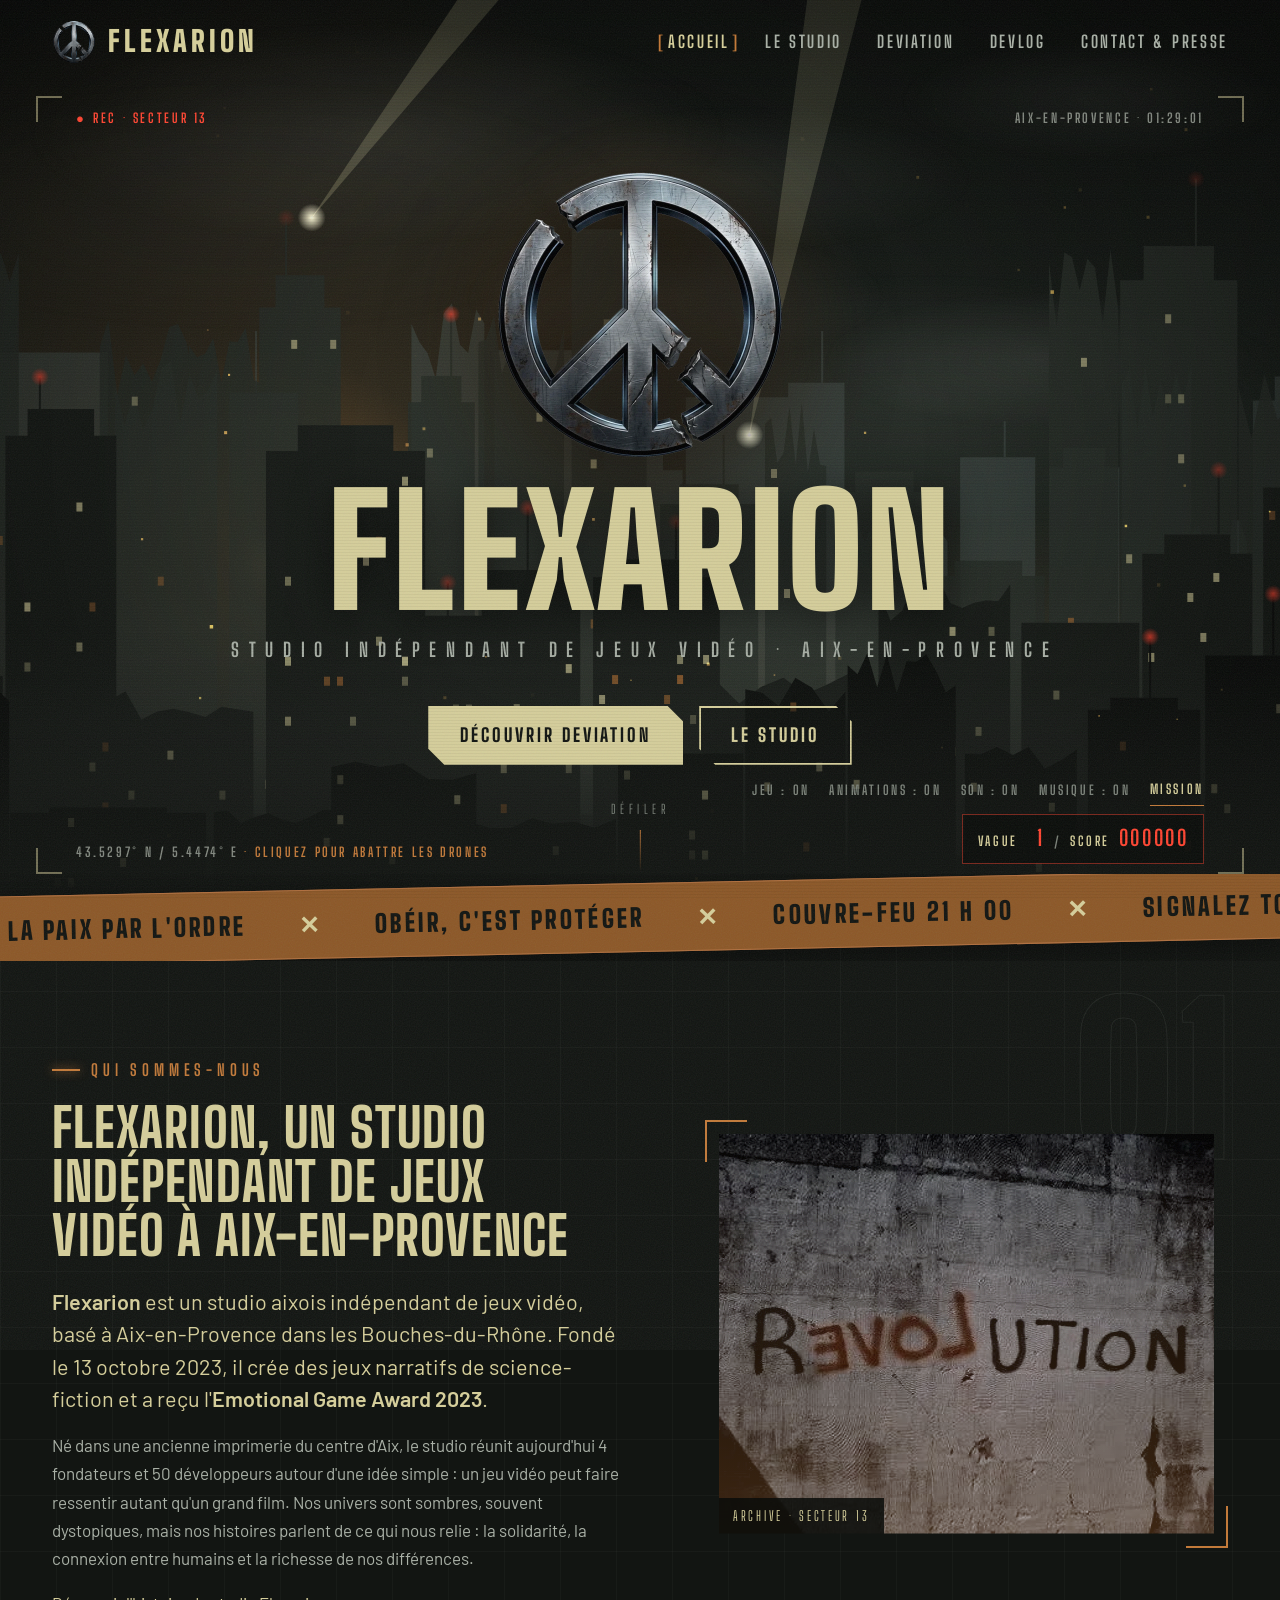
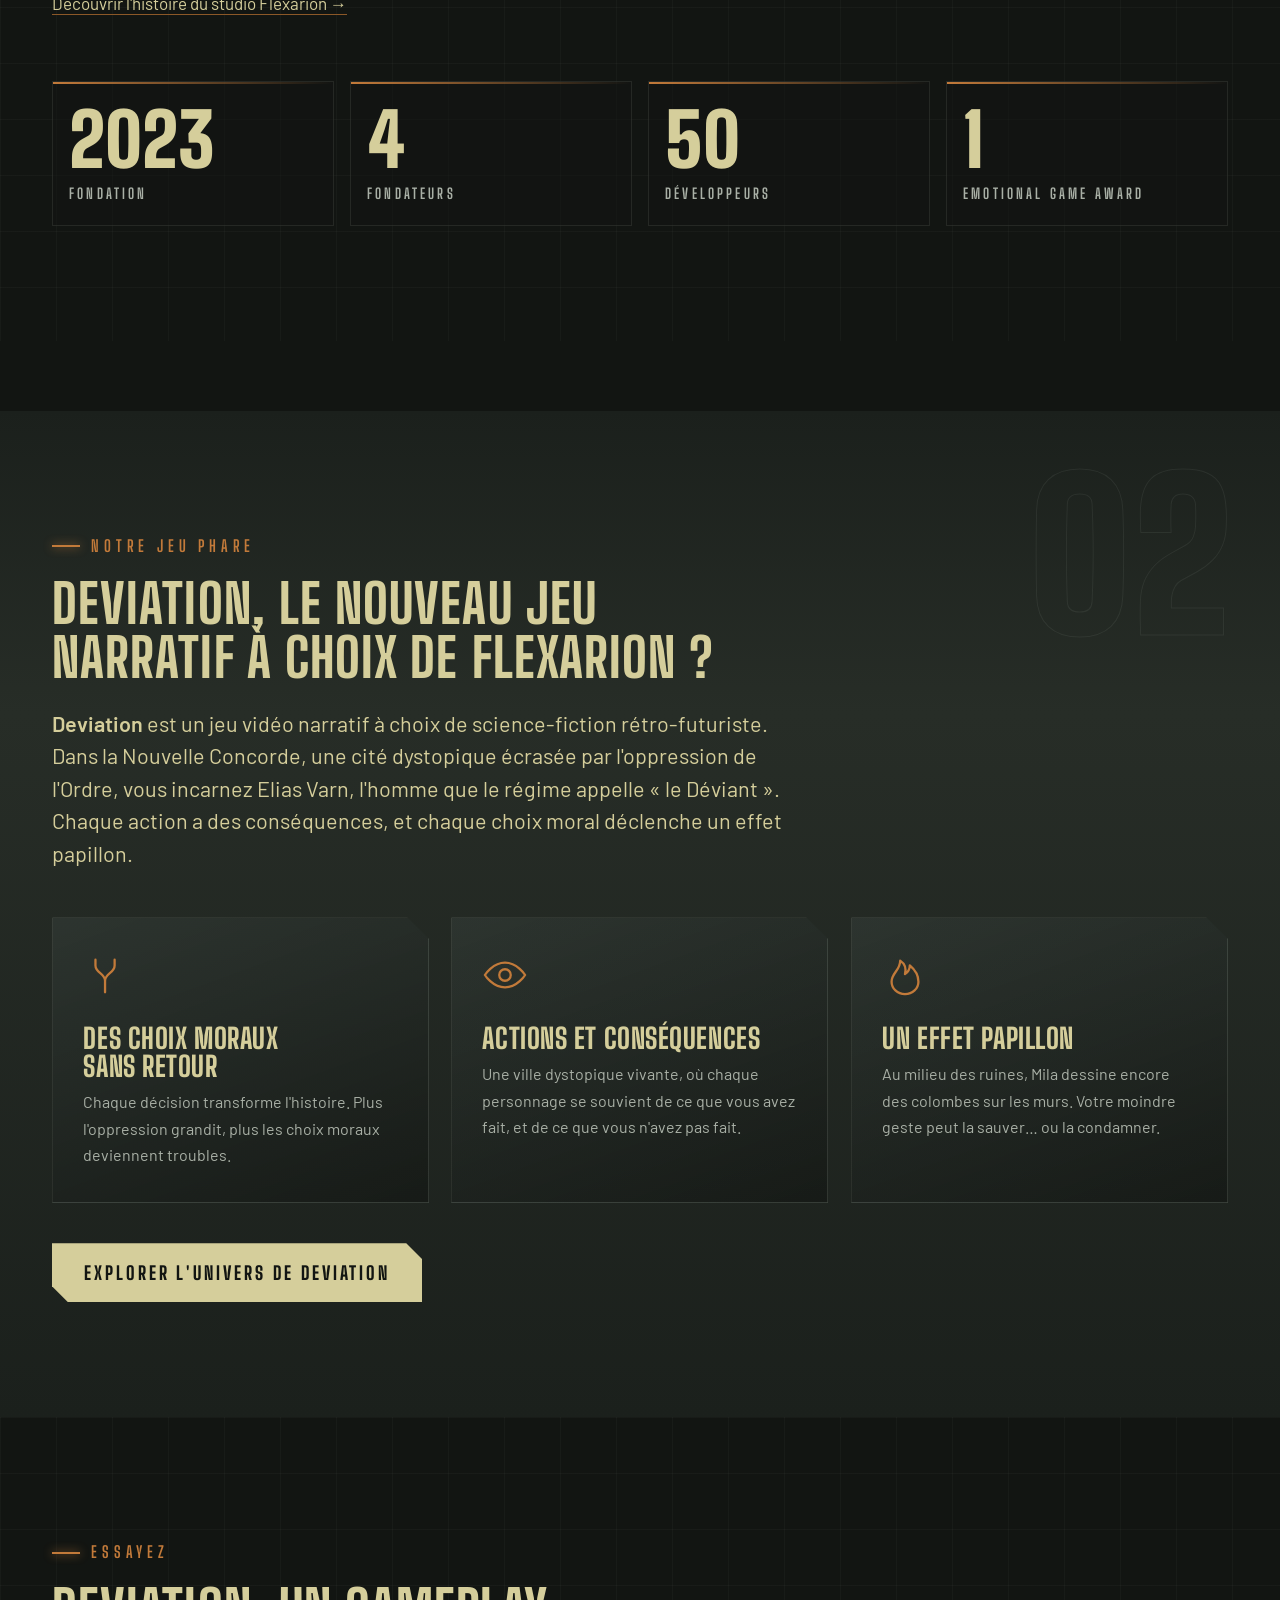
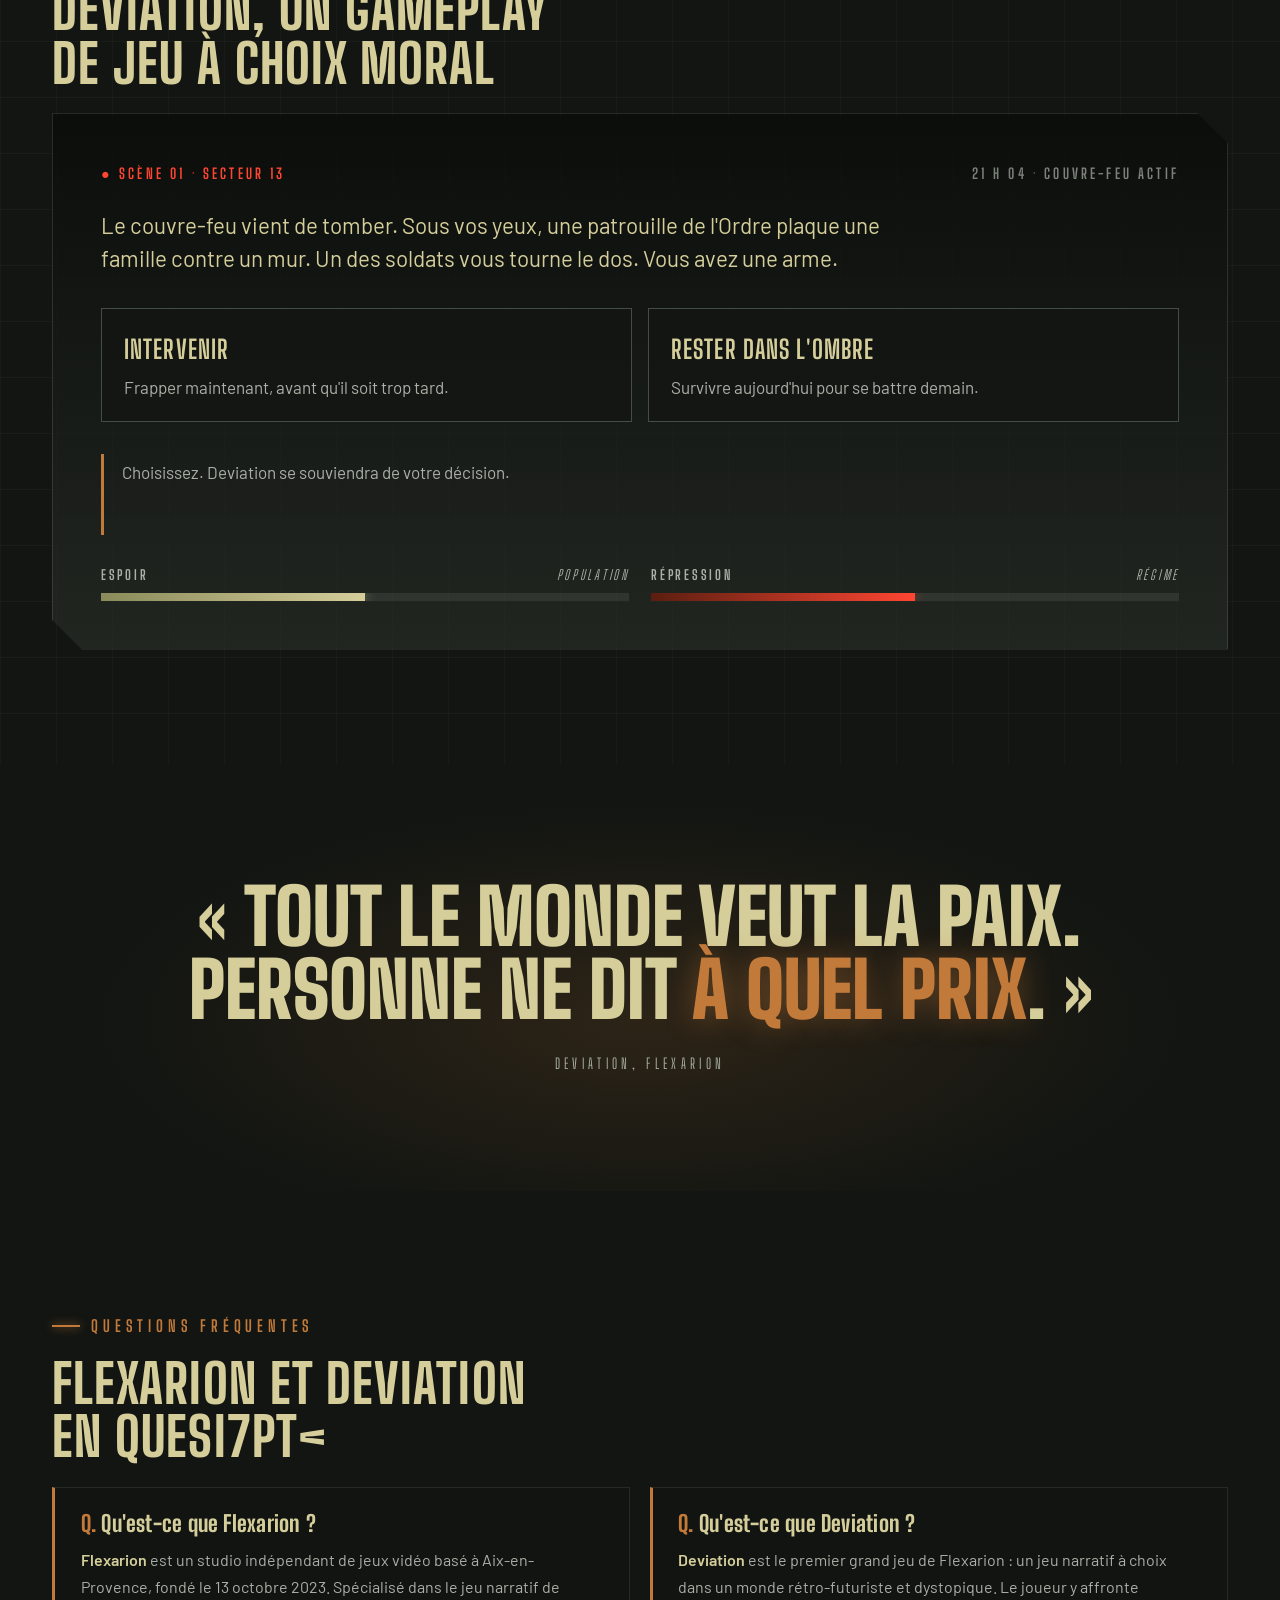
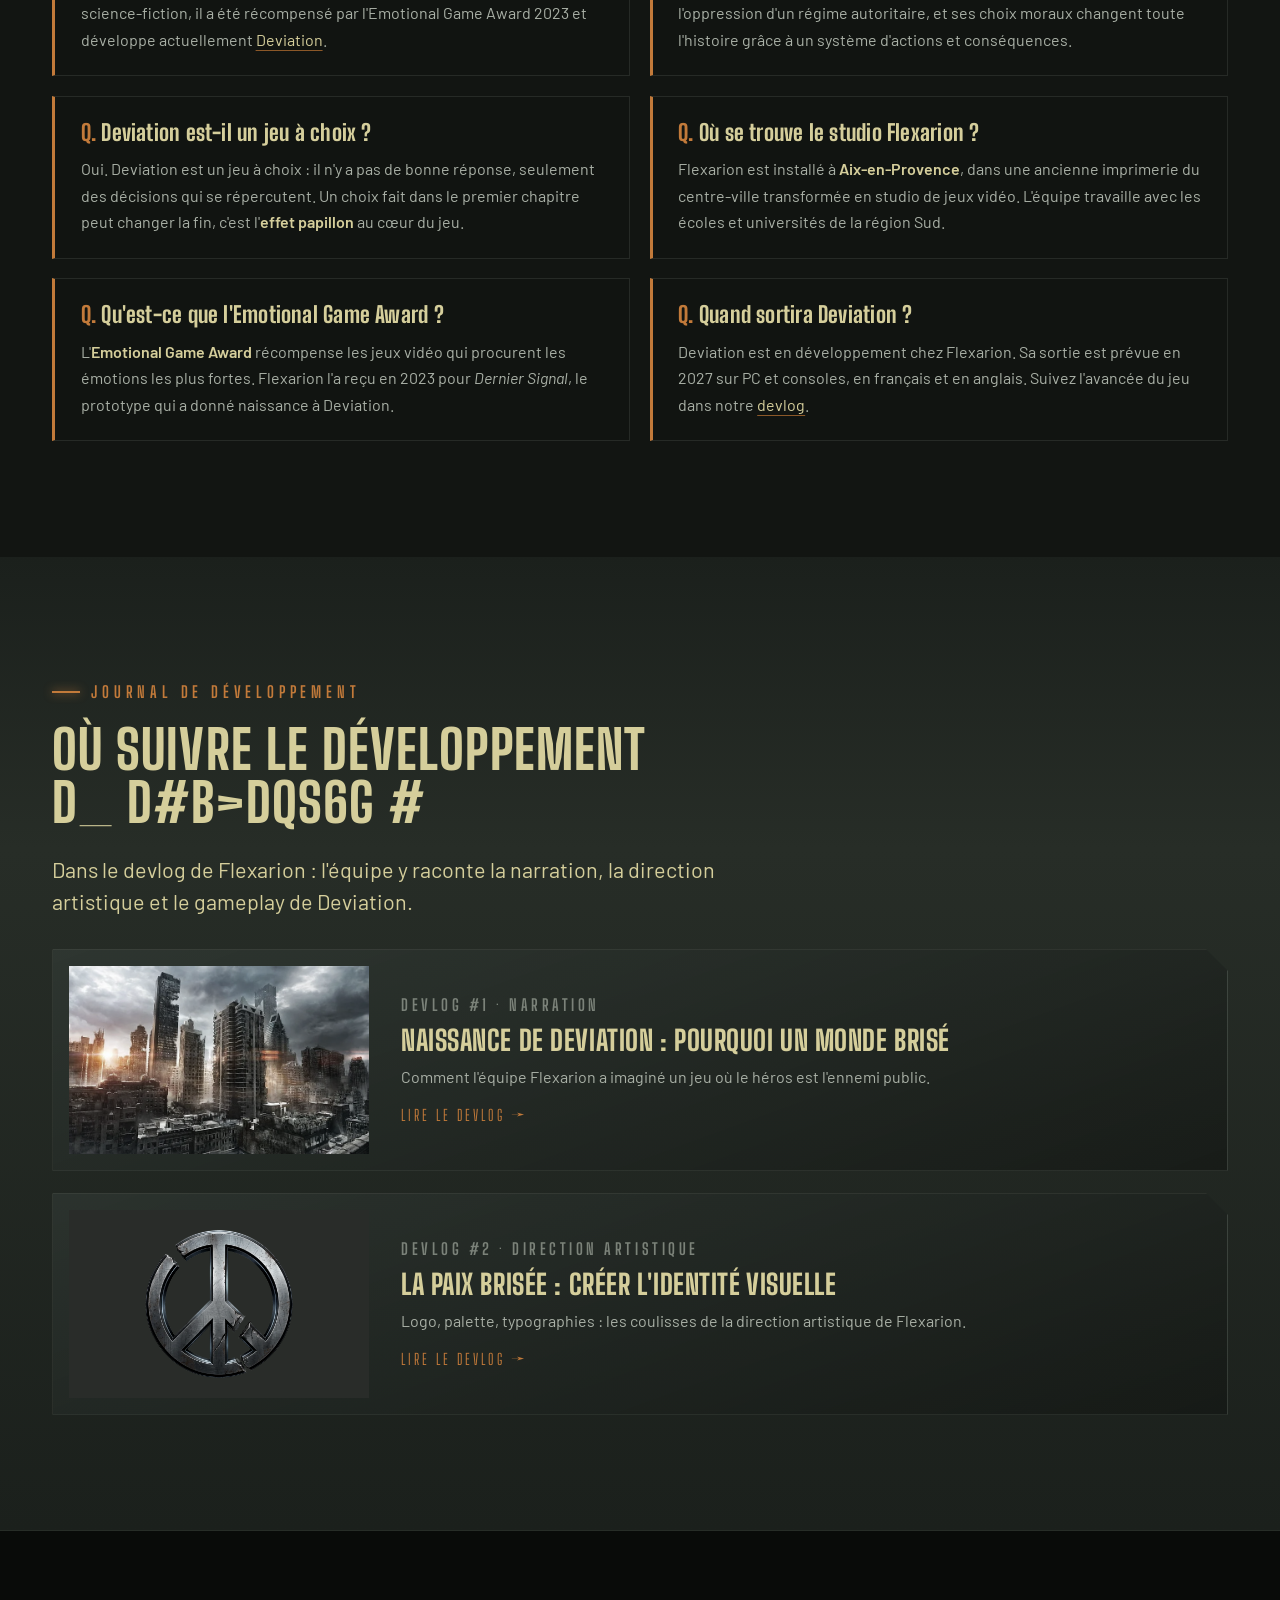
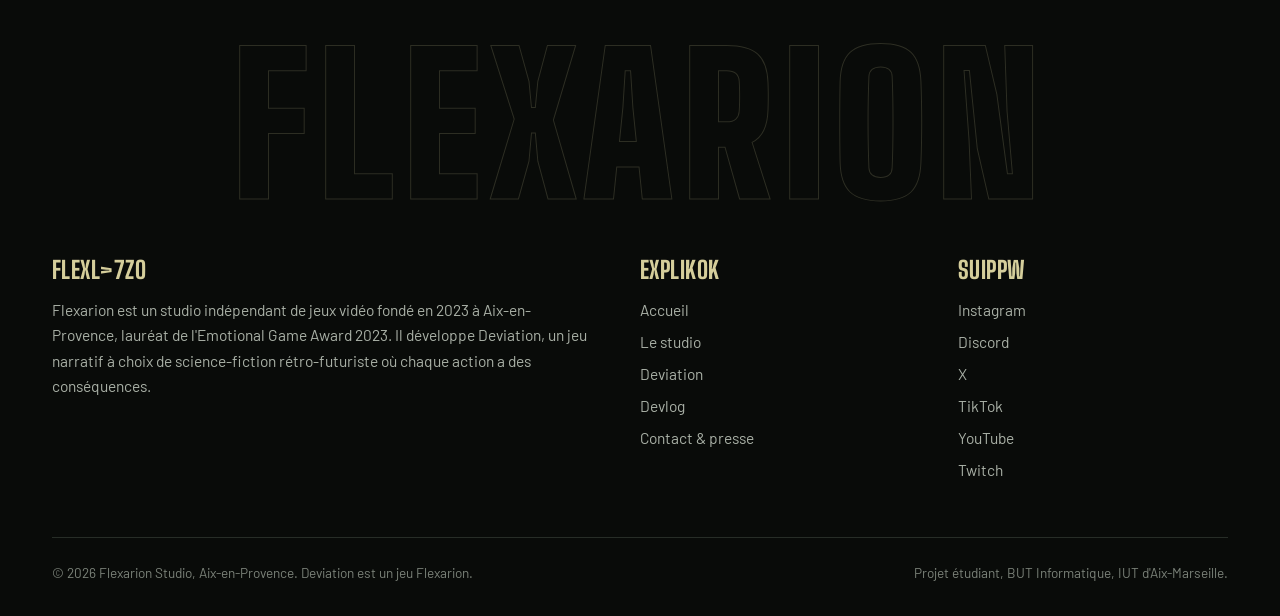
<file: index.html>
<!DOCTYPE html>
<html lang="fr">
<head>
<meta charset="utf-8">
<meta name="msvalidate.01" content="12080D0E5B3B804837840D88B75AFF10" />
<meta name="viewport" content="width=device-width, initial-scale=1">
<title>Flexarion | Studio de jeux vidéo à Aix-en-Provence</title>
<meta name="description" content="Studio de jeux vidéo aixois dans les Bouches-du-Rhône, Flexarion crée Deviation, un jeu narratif de science-fiction à choix.">
<link rel="canonical" href="https://flexarion-studio.alwaysdata.net/">
<meta name="robots" content="max-image-preview:large">
<meta name="google-site-verification" content="xNbweqs_CmoCZFucB4oYpUTQKconu9AYgE9XsVh_CNM" />
<meta property="og:type" content="website">
<meta property="og:site_name" content="Flexarion">
<meta property="og:locale" content="fr_FR">
<meta property="og:title" content="Flexarion | Studio de jeux vidéo à Aix-en-Provence">
<meta property="og:description" content="Studio de jeux vidéo aixois dans les Bouches-du-Rhône, Flexarion crée Deviation, un jeu narratif de science-fiction à choix.">
<meta property="og:url" content="https://flexarion-studio.alwaysdata.net/">
<meta property="og:image" content="https://flexarion-studio.alwaysdata.net/assets/img/og-flexarion.jpg">
<meta property="og:image:alt" content="Logo Flexarion, symbole de paix brisé, devant une ville dystopique.">
<meta name="twitter:card" content="summary_large_image">
<meta name="twitter:title" content="Flexarion | Studio de jeux vidéo à Aix-en-Provence">
<meta name="twitter:description" content="Studio de jeux vidéo aixois dans les Bouches-du-Rhône, Flexarion crée Deviation, un jeu narratif de science-fiction à choix.">
<meta name="twitter:image" content="https://flexarion-studio.alwaysdata.net/assets/img/og-flexarion.jpg">
<meta name="twitter:image:alt" content="Logo Flexarion, symbole de paix brisé, devant une ville dystopique.">
<meta name="theme-color" content="#121512">
<link rel="icon" type="image/png" href="assets/img/favicon.png">
<link rel="apple-touch-icon" href="assets/img/apple-touch-icon.png">
<link rel="preconnect" href="https://fonts.googleapis.com">
<link rel="preconnect" href="https://fonts.gstatic.com" crossorigin>
<link href="https://fonts.googleapis.com/css2?family=Barlow:wght@400;500;600&family=Big+Shoulders+Display:wght@700;800;900&display=swap" rel="stylesheet">
<link rel="stylesheet" href="assets/style.css">
<script>try{var m=localStorage.getItem('flx-motion');if(m==='off'||(m!=='on'&&matchMedia('(prefers-reduced-motion: reduce)').matches))document.documentElement.classList.add('rm')}catch(e){}</script>
<link rel="preload" as="image" href="assets/img/logo-flexarion.webp">
<script type="application/ld+json">
{
 "@context": "https://schema.org",
 "@graph": [
  {
   "@type": "Organization",
   "@id": "https://flexarion-studio.alwaysdata.net/#studio",
   "name": "Flexarion",
   "alternateName": "Flexarion Studio",
   "url": "https://flexarion-studio.alwaysdata.net/",
   "logo": "https://flexarion-studio.alwaysdata.net/assets/img/logo-flexarion-hd.png",
   "description": "Flexarion est un studio indépendant de jeux vidéo de science-fiction basé à Aix-en-Provence.",
   "foundingDate": "2023-10-13",
   "address": {
    "@type": "PostalAddress",
    "addressLocality": "Aix-en-Provence",
    "postalCode": "13100",
    "addressRegion": "Provence-Alpes-Côte d'Azur",
    "addressCountry": "FR"
   },
   "award": "Emotional Game Award 2023"
  },
  {
   "@type": "WebSite",
   "name": "Flexarion",
   "url": "https://flexarion-studio.alwaysdata.net/",
   "inLanguage": "fr"
  },
  {
   "@type": "VideoGame",
   "@id": "https://flexarion-studio.alwaysdata.net/deviation.html#jeu",
   "name": "Deviation",
   "description": "Deviation est un jeu vidéo narratif à choix de science-fiction rétro-futuriste, développé par le studio indépendant Flexarion à Aix-en-Provence : dans une dystopie marquée par l'oppression, chaque action a des conséquences et déclenche un effet papillon.",
   "genre": [
    "Jeu narratif",
    "Jeu à choix",
    "Science-fiction",
    "Dystopie"
   ],
   "gamePlatform": [
    "PC",
    "Consoles"
   ],
   "inLanguage": [
    "fr",
    "en"
   ],
   "author": {
    "@id": "https://flexarion-studio.alwaysdata.net/#studio"
   },
   "publisher": {
    "@id": "https://flexarion-studio.alwaysdata.net/#studio"
   },
   "image": "https://flexarion-studio.alwaysdata.net/assets/img/ville-deviation.jpg",
   "url": "https://flexarion-studio.alwaysdata.net/deviation.html"
  },
  {
   "@type": "FAQPage",
   "mainEntity": [
    {
     "@type": "Question",
     "name": "Qu'est-ce que Flexarion ?",
     "acceptedAnswer": {
      "@type": "Answer",
      "text": "Flexarion est un studio indépendant de jeux vidéo basé à Aix-en-Provence, fondé le 13 octobre 2023. Spécialisé dans le jeu narratif de science-fiction, il a été récompensé par l'Emotional Game Award 2023 et développe actuellement Deviation."
     }
    },
    {
     "@type": "Question",
     "name": "Qu'est-ce que Deviation ?",
     "acceptedAnswer": {
      "@type": "Answer",
      "text": "Deviation est le premier grand jeu de Flexarion : un jeu narratif à choix dans un monde rétro-futuriste et dystopique. Le joueur y affronte l'oppression d'un régime autoritaire, et ses choix moraux changent toute l'histoire grâce à un système d'actions et conséquences."
     }
    },
    {
     "@type": "Question",
     "name": "Deviation est-il un jeu à choix ?",
     "acceptedAnswer": {
      "@type": "Answer",
      "text": "Oui. Deviation est un jeu à choix : il n'y a pas de bonne réponse, seulement des décisions qui se répercutent. Un choix fait dans le premier chapitre peut changer la fin, c'est l'effet papillon au cœur du jeu."
     }
    },
    {
     "@type": "Question",
     "name": "Où se trouve le studio Flexarion ?",
     "acceptedAnswer": {
      "@type": "Answer",
      "text": "Flexarion est installé à Aix-en-Provence, dans une ancienne imprimerie du centre-ville transformée en studio de jeux vidéo. L'équipe travaille avec les écoles et universités de la région Sud."
     }
    },
    {
     "@type": "Question",
     "name": "Qu'est-ce que l'Emotional Game Award ?",
     "acceptedAnswer": {
      "@type": "Answer",
      "text": "L'Emotional Game Award récompense les jeux vidéo qui procurent les émotions les plus fortes. Flexarion l'a reçu en 2023 pour Dernier Signal, le prototype qui a donné naissance à Deviation."
     }
    },
    {
     "@type": "Question",
     "name": "Quand sortira Deviation ?",
     "acceptedAnswer": {
      "@type": "Answer",
      "text": "Deviation est en développement chez Flexarion. Sa sortie est prévue en 2027 sur PC et consoles, en français et en anglais. Suivez l'avancée du jeu dans notre devlog."
     }
    }
   ]
  }
 ]
}
</script>
</head>
<body>
<div class="boot" aria-hidden="true"><div class="boot-in">
 <img src="assets/img/logo-flexarion.webp" alt="Logo Flexarion, symbole de paix brisé">
 <p class="boot-line">Connexion au réseau Flexarion</p>
 <p class="boot-line">Contournement de la censure</p>
 <p class="boot-line">Chargement de Deviation</p>
 <div class="boot-bar"><i></i></div><p class="boot-pct">000%</p>
</div></div>
<div class="progress" aria-hidden="true"><i></i></div>
<div class="cursor" aria-hidden="true"></div>
<a class="skip" href="#contenu">Aller au contenu</a>
<header class="site-header">
 <div class="wrap">
  <a class="brand" href="index.html" aria-label="Flexarion, retour à l'accueil">
   <img src="assets/img/logo-flexarion.webp" alt="Logo Flexarion" width="42" height="42"><span>Flexarion</span>
  </a>
  <button class="menu-btn" aria-expanded="false" aria-controls="nav">Menu</button>
  <nav class="nav" id="nav" aria-label="Navigation principale"><ul><li><a href="index.html" aria-current="page">Accueil</a></li><li><a href="studio.html">Le studio</a></li><li><a href="deviation.html">Deviation</a></li><li><a href="devlog/index.html">Devlog</a></li><li><a href="contact.html">Contact & presse</a></li></ul></nav>
 </div>
</header>
<main id="contenu">

<section class="hero">
 <canvas class="city" aria-hidden="true"></canvas>
 <div class="hud"><i aria-hidden="true"></i><i aria-hidden="true"></i><i aria-hidden="true"></i><i aria-hidden="true"></i>
  <span class="tl rec" aria-hidden="true">Rec · Secteur 13</span><span class="tr" aria-hidden="true">Aix-en-Provence · <span class="hud-clock">--:--:--</span></span>
  <span class="bl" aria-hidden="true">43.5297° N / 5.4474° E<span class="hint game-ui"> · Cliquez pour abattre les drones</span></span>
  <div class="br game-ui">
   <div class="hud-row"><button class="hud-sound" type="button" aria-pressed="true">Son : on</button><button class="hud-music" type="button" aria-pressed="true">Musique : on</button><button class="hud-mission" type="button" aria-expanded="false" aria-controls="mission">Mission</button></div>
   <div class="signal" hidden><span>Signal</span><div><i></i></div></div>
   <div class="espoir" hidden><span>Espoir</span><div><i></i></div></div>
   <span class="score">Vague <b class="hud-wave">1</b><em aria-hidden="true">/</em>Score <b class="hud-score">000000</b></span>
  </div>
  <div class="boss-bar game-ui" hidden><b>La Vigie</b><div><i></i></div></div>
  <span class="bo-status game-ui" hidden></span>
  <div class="toast game-ui" role="status" aria-live="polite"></div>
 </div>
 <div class="gbanner game-ui" aria-hidden="true"></div>
 <aside class="mission game-ui" id="mission" hidden aria-label="Mission : objectifs et secrets"></aside>
 <div class="flashlight game-ui" aria-hidden="true"></div>
 <div class="cracks game-ui" aria-hidden="true"></div>
 <div class="ending game-ui" hidden role="dialog" aria-label="Fin de la partie"></div>
 <div class="wrap hero-content">
  <img class="hero-logo" src="assets/img/logo-flexarion.webp" alt="Logo de Flexarion : un symbole de paix en métal, brisé" width="300" height="300">
  <h1><span class="glitch" data-text="Flexarion">Flexarion</span><span class="tag">Studio indépendant de jeux vidéo · Aix-en-Provence</span></h1>
  <div class="cta"><a class="btn" href="deviation.html">Découvrir Deviation</a><a class="btn ghost" href="studio.html">Le studio</a></div>
 </div>
 <span class="scroll-hint" aria-hidden="true">Défiler</span>
</section>
<div class="ticker-wrap" aria-hidden="true"><div class="ticker"><div><span>La paix par l'ordre</span><span>✕</span><span>Obéir, c'est protéger</span><span>✕</span><span>Couvre-feu 21 h 00</span><span>✕</span><span>Signalez tout comportement déviant</span><span>✕</span><span>L'Ordre veille sur vous</span><span>✕</span><span>Deviation · un jeu Flexarion</span><span>✕</span><span>La paix par l'ordre</span><span>✕</span><span>Obéir, c'est protéger</span><span>✕</span><span>Couvre-feu 21 h 00</span><span>✕</span><span>Signalez tout comportement déviant</span><span>✕</span><span>L'Ordre veille sur vous</span><span>✕</span><span>Deviation · un jeu Flexarion</span><span>✕</span></div></div></div>

<section class="gridbg">
 <span class="sec-num" aria-hidden="true">01</span>
 <div class="wrap grid-2">
  <div class="reveal">
   <span class="eyebrow">Qui sommes-nous</span>
   <h2 class="scramble">Flexarion, un studio indépendant de jeux vidéo à Aix-en-Provence</h2>
   <p class="lead"><strong>Flexarion</strong> est un studio aixois indépendant de jeux vidéo, basé à Aix-en-Provence dans les Bouches-du-Rhône. Fondé le 13 octobre 2023, il crée des jeux narratifs de science-fiction et a reçu l'<strong>Emotional Game Award 2023</strong>.</p>
   <p>Né dans une ancienne imprimerie du centre d'Aix, le studio réunit aujourd'hui 4 fondateurs et 50 développeurs autour d'une idée simple : un jeu vidéo peut faire ressentir autant qu'un grand film. Nos univers sont sombres, souvent dystopiques, mais nos histoires parlent de ce qui nous relie : la solidarité, la connexion entre humains et la richesse de nos différences.</p>
   <p><a href="studio.html">Découvrir l'histoire du studio Flexarion →</a></p>
  </div>
  <div class="frame-wrap reveal"><figure class="framed"><picture><source srcset="assets/img/revolution.webp" type="image/webp"><img src="assets/img/revolution.jpg" alt="Graffiti « Revolution » sur un mur de béton, le mot LOVE écrit à l'envers en rouge" width="400" height="400" loading="lazy"></picture><figcaption>Archive · Secteur 13</figcaption></figure></div>
 </div>
 <div class="wrap"><div class="stats">
  <div class="reveal"><b data-count="2023">2023</b><span>Fondation</span></div>
  <div class="reveal"><b data-count="4">4</b><span>Fondateurs</span></div>
  <div class="reveal"><b data-count="50">50</b><span>Développeurs</span></div>
  <div class="reveal"><b data-count="1">1</b><span>Emotional Game Award</span></div>
 </div></div>
</section>

<svg class="ekg" viewBox="0 0 1200 60" preserveAspectRatio="none" aria-hidden="true"><path d="M0 30 H520 L540 30 L555 6 L570 54 L585 14 L598 40 L610 30 H1200" fill="none" stroke="currentColor" stroke-width="2"/></svg>

<section class="alt">
 <span class="sec-num" aria-hidden="true">02</span>
 <div class="wrap">
  <span class="eyebrow">Notre jeu phare</span>
  <h2 class="scramble">Deviation, le nouveau jeu narratif à choix de Flexarion ?</h2>
  <p class="lead"><strong>Deviation</strong> est un jeu vidéo narratif à choix de science-fiction rétro-futuriste. Dans la Nouvelle Concorde, une cité dystopique écrasée par l'oppression de l'Ordre, vous incarnez Elias Varn, l'homme que le régime appelle « le Déviant ». Chaque action a des conséquences, et chaque choix moral déclenche un effet papillon.</p>
  <div class="grid-3" style="margin-top:3rem">
   <article class="card tilt reveal"><svg class="ico" viewBox="0 0 48 48" fill="none" stroke="currentColor" stroke-width="2.4" stroke-linejoin="round" stroke-linecap="round" aria-hidden="true"><path d="M12 40V28m0 0c0-8 10-8 10-16M12 28c0-8-10-8-10-16M22 12V6M2 12V6" transform="translate(11 2)"/></svg><h3>Des choix moraux sans retour</h3><p>Chaque décision transforme l'histoire. Plus l'oppression grandit, plus les choix moraux deviennent troubles.</p></article>
   <article class="card tilt reveal"><svg class="ico" viewBox="0 0 48 48" fill="none" stroke="currentColor" stroke-width="2.4" stroke-linejoin="round" stroke-linecap="round" aria-hidden="true"><path d="M3 24s8-13 21-13 21 13 21 13-8 13-21 13S3 24 3 24z"/><circle cx="24" cy="24" r="6"/></svg><h3>Actions et conséquences</h3><p>Une ville dystopique vivante, où chaque personnage se souvient de ce que vous avez fait, et de ce que vous n'avez pas fait.</p></article>
   <article class="card tilt reveal"><svg class="ico" viewBox="0 0 48 48" fill="none" stroke="currentColor" stroke-width="2.4" stroke-linejoin="round" stroke-linecap="round" aria-hidden="true"><path d="M24 44c-8 0-14-6-14-13 0-9 9-12 9-22 6 4 6 10 5 14 3-2 5-5 5-9 6 5 9 11 9 17 0 7-6 13-14 13z"/></svg><h3>Un effet papillon</h3><p>Au milieu des ruines, Mila dessine encore des colombes sur les murs. Votre moindre geste peut la sauver… ou la condamner.</p></article>
  </div>
  <p style="margin-top:2.5rem"><a class="btn" href="deviation.html">Explorer l'univers de Deviation</a></p>
 </div>
</section>

<section class="gridbg">
 <div class="wrap">
  <span class="eyebrow">Essayez</span>
  <h2 class="scramble">Deviation, un gameplay de jeu à choix moral</h2>
  <div class="choice reveal">
 <div class="choice-head"><span class="rec">● Scène 01 · Secteur 13</span><span>21 h 04 · couvre-feu actif</span></div>
 <p class="choice-scene">Le couvre-feu vient de tomber. Sous vos yeux, une patrouille de l'Ordre plaque une famille contre un mur. Un des soldats vous tourne le dos. Vous avez une arme.</p>
 <div class="choice-opts">
  <button class="choice-btn" data-hope="72" data-fear="68" data-out="Le soldat s'effondre. La famille s'enfuit sans un regard. Demain, la propagande parlera d'un « terroriste » qui a attaqué une patrouille. La répression dans le secteur 13 va redoubler, à cause de vous."><b>Intervenir</b>Frapper maintenant, avant qu'il soit trop tard.</button>
  <button class="choice-btn" data-hope="22" data-fear="30" data-out="Vous détournez les yeux. La patrouille repart avec le père. Votre couverture est intacte, mais la petite fille vous a vu. Elle s'en souviendra. Et vous aussi."><b>Rester dans l'ombre</b>Survivre aujourd'hui pour se battre demain.</button>
 </div>
 <p class="choice-out" aria-live="polite" data-idle="Choisissez. Deviation se souviendra de votre décision.">Choisissez. Deviation se souviendra de votre décision.</p>
 <div class="meters">
  <div class="meter meter-hope"><span><b>Espoir</b><em>population</em></span><div><i></i></div></div>
  <div class="meter meter-fear"><span><b>Répression</b><em>régime</em></span><div><i></i></div></div>
 </div>
 <button class="choice-reset" hidden>↺ Rejouer la scène</button>
</div>
 </div>
</section>

<section class="quote-sec">
 <div class="wrap">
  <p class="quote reveal">«&nbsp;Tout le monde veut la paix.<br>Personne ne dit <em>à quel prix</em>.&nbsp;»</p>
  <span class="quote-src">Deviation, Flexarion</span>
 </div>
</section>

<section class="faq-sec"><div class="wrap"><span class="eyebrow">Questions fréquentes</span><h2 class="scramble">Flexarion et Deviation en questions</h2><div class="faq"><article class="qa reveal"><h3>Qu'est-ce que Flexarion ?</h3><div class="answer"><p><strong>Flexarion</strong> est un studio indépendant de jeux vidéo basé à Aix-en-Provence, fondé le 13 octobre 2023. Spécialisé dans le jeu narratif de science-fiction, il a été récompensé par l'Emotional Game Award 2023 et développe actuellement <a href="deviation.html">Deviation</a>.</p></div></article><article class="qa reveal"><h3>Qu'est-ce que Deviation ?</h3><div class="answer"><p><strong>Deviation</strong> est le premier grand jeu de Flexarion : un jeu narratif à choix dans un monde rétro-futuriste et dystopique. Le joueur y affronte l'oppression d'un régime autoritaire, et ses choix moraux changent toute l'histoire grâce à un système d'actions et conséquences.</p></div></article><article class="qa reveal"><h3>Deviation est-il un jeu à choix ?</h3><div class="answer"><p>Oui. Deviation est un jeu à choix : il n'y a pas de bonne réponse, seulement des décisions qui se répercutent. Un choix fait dans le premier chapitre peut changer la fin, c'est l'<strong>effet papillon</strong> au cœur du jeu.</p></div></article><article class="qa reveal"><h3>Où se trouve le studio Flexarion ?</h3><div class="answer"><p>Flexarion est installé à <strong>Aix-en-Provence</strong>, dans une ancienne imprimerie du centre-ville transformée en studio de jeux vidéo. L'équipe travaille avec les écoles et universités de la région Sud.</p></div></article><article class="qa reveal"><h3>Qu'est-ce que l'Emotional Game Award ?</h3><div class="answer"><p>L'<strong>Emotional Game Award</strong> récompense les jeux vidéo qui procurent les émotions les plus fortes. Flexarion l'a reçu en 2023 pour <em>Dernier Signal</em>, le prototype qui a donné naissance à Deviation.</p></div></article><article class="qa reveal"><h3>Quand sortira Deviation ?</h3><div class="answer"><p>Deviation est en développement chez Flexarion. Sa sortie est prévue en 2027 sur PC et consoles, en français et en anglais. Suivez l'avancée du jeu dans notre <a href="devlog/index.html">devlog</a>.</p></div></article></div></div></section>

<section class="alt">
 <div class="wrap">
  <span class="eyebrow">Journal de développement</span>
  <h2 class="scramble">Où suivre le développement de Deviation ?</h2>
  <p class="lead" style="margin-bottom:2rem">Dans le devlog de Flexarion : l'équipe y raconte la narration, la direction artistique et le gameplay de Deviation.</p>
  <div class="posts">
   <a class="post-card card tilt reveal" href="devlog/naissance-de-deviation.html"><div class="thumb"><img src="assets/img/ville-deviation.webp" alt="Vue de la ville dystopique de Deviation" loading="lazy" width="240" height="180"></div>
    <div><p class="meta">Devlog #1 · Narration</p><h3>Naissance de Deviation : pourquoi un monde brisé</h3><p>Comment l'équipe Flexarion a imaginé un jeu où le héros est l'ennemi public.</p><span class="go">Lire le devlog →</span></div>
   </a>
   <a class="post-card card tilt reveal" href="devlog/identite-visuelle-paix-brisee.html"><div class="thumb"><img src="assets/img/logo-flexarion.webp" alt="Logo Flexarion, symbole de paix brisé" loading="lazy" width="240" height="180" style="object-fit:contain;background:#272D27;padding:1rem"></div>
    <div><p class="meta">Devlog #2 · Direction artistique</p><h3>La paix brisée : créer l'identité visuelle</h3><p>Logo, palette, typographies : les coulisses de la direction artistique de Flexarion.</p><span class="go">Lire le devlog →</span></div>
   </a>
  </div>
 </div>
</section>

</main>
<footer class="site-footer">
 <svg class="ekg" viewBox="0 0 1200 60" preserveAspectRatio="none" aria-hidden="true"><path d="M0 30 H520 L540 30 L555 6 L570 54 L585 14 L598 40 L610 30 H1200" fill="none" stroke="currentColor" stroke-width="2"/></svg>
 <div class="wrap">
  <p class="big" aria-hidden="true">Flexarion</p>
  <div class="cols">
   <div>
    <h2 class="scramble">Flexarion</h2>
    <p>Flexarion est un studio indépendant de jeux vidéo fondé en 2023 à Aix-en-Provence, lauréat de l'Emotional Game Award 2023. Il développe Deviation, un jeu narratif à choix de science-fiction rétro-futuriste où chaque action a des conséquences.</p>
   </div>
   <div>
    <h2 class="scramble">Explorer</h2>
    <ul><li><a href="index.html">Accueil</a></li><li><a href="studio.html">Le studio</a></li><li><a href="deviation.html">Deviation</a></li><li><a href="devlog/index.html">Devlog</a></li><li><a href="contact.html">Contact & presse</a></li></ul>
   </div>
   <div>
    <h2 class="scramble">Suivre</h2>
    <ul>
     <li><a href="https://www.instagram.com/" rel="noopener">Instagram</a></li>
     <li><a href="https://discord.com/" rel="noopener">Discord</a></li>
     <li><a href="https://x.com/" rel="noopener">X</a></li>
     <li><a href="https://www.tiktok.com/" rel="noopener">TikTok</a></li>
     <li><a href="https://www.youtube.com/" rel="noopener">YouTube</a></li>
     <li><a href="https://www.twitch.tv/" rel="noopener">Twitch</a></li>
    </ul>
   </div>
  </div>
  <div class="legal"><span>© 2026 Flexarion Studio, Aix-en-Provence. Deviation est un jeu Flexarion.</span><span>Projet étudiant, BUT Informatique, IUT d'Aix-Marseille.</span></div>
 </div>
</footer>
<script src="assets/site.js" defer></script>
</body>
</html>
</file>
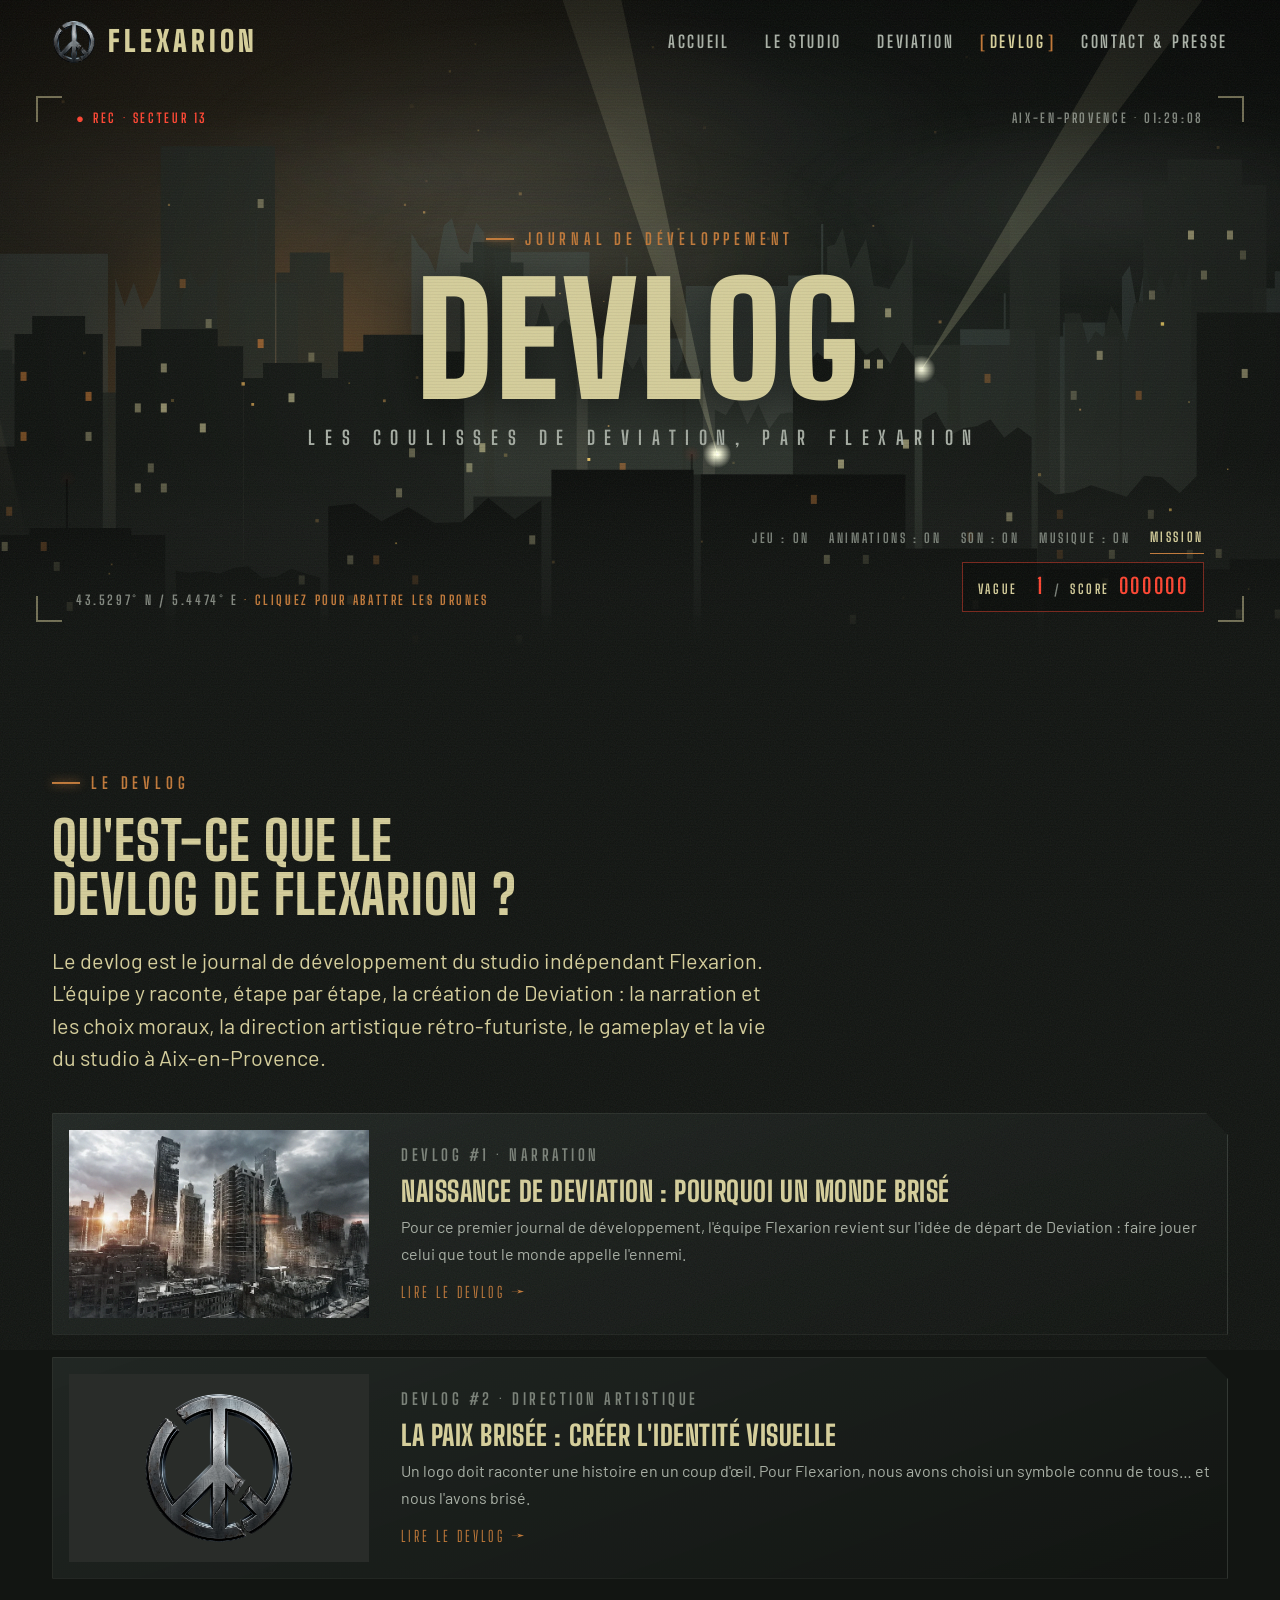
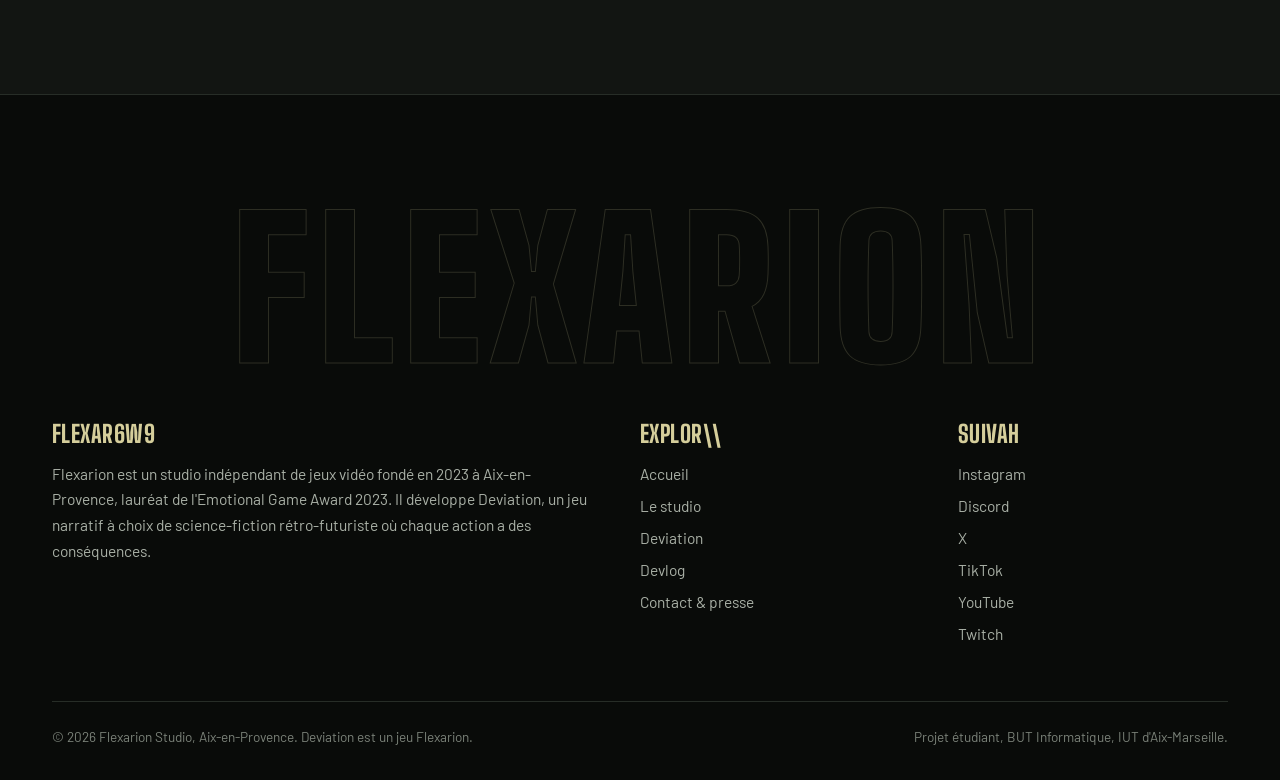
<file: devlog/index.html>
<!DOCTYPE html>
<html lang="fr">
<head>
<meta charset="utf-8">
<meta name="msvalidate.01" content="12080D0E5B3B804837840D88B75AFF10" />
<meta name="viewport" content="width=device-width, initial-scale=1">
<title>Devlog Flexarion : le journal de développement de Deviation</title>
<meta name="description" content="Suivez le développement de Deviation dans le devlog du studio Flexarion : narration, direction artistique, gameplay et coulisses de l&#x27;équipe.">
<link rel="canonical" href="https://flexarion-studio.alwaysdata.net/devlog/">
<meta name="robots" content="max-image-preview:large">
<meta name="google-site-verification" content="xNbweqs_CmoCZFucB4oYpUTQKconu9AYgE9XsVh_CNM" />
<meta property="og:type" content="website">
<meta property="og:site_name" content="Flexarion">
<meta property="og:locale" content="fr_FR">
<meta property="og:title" content="Devlog Flexarion : le journal de développement de Deviation">
<meta property="og:description" content="Suivez le développement de Deviation dans le devlog du studio Flexarion : narration, direction artistique, gameplay et coulisses de l&#x27;équipe.">
<meta property="og:url" content="https://flexarion-studio.alwaysdata.net/devlog/">
<meta property="og:image" content="https://flexarion-studio.alwaysdata.net/assets/img/og-flexarion.jpg">
<meta name="twitter:card" content="summary_large_image">
<meta name="theme-color" content="#121512">
<link rel="icon" type="image/png" href="../assets/img/favicon.png">
<link rel="apple-touch-icon" href="../assets/img/apple-touch-icon.png">
<link rel="preconnect" href="https://fonts.googleapis.com">
<link rel="preconnect" href="https://fonts.gstatic.com" crossorigin>
<link href="https://fonts.googleapis.com/css2?family=Barlow:wght@400;500;600&family=Big+Shoulders+Display:wght@700;800;900&display=swap" rel="stylesheet">
<link rel="stylesheet" href="../assets/style.css">
<script>try{var m=localStorage.getItem('flx-motion');if(m==='off'||(m!=='on'&&matchMedia('(prefers-reduced-motion: reduce)').matches))document.documentElement.classList.add('rm')}catch(e){}</script>
<link rel="preload" as="image" href="../assets/img/logo-flexarion.webp">
<script type="application/ld+json">
{
 "@context": "https://schema.org",
 "@graph": [
  {
   "@type": "Organization",
   "@id": "https://flexarion-studio.alwaysdata.net/#studio",
   "name": "Flexarion",
   "alternateName": "Flexarion Studio",
   "url": "https://flexarion-studio.alwaysdata.net/",
   "logo": "https://flexarion-studio.alwaysdata.net/assets/img/logo-flexarion-hd.png",
   "description": "Flexarion est un studio indépendant de jeux vidéo de science-fiction basé à Aix-en-Provence.",
   "foundingDate": "2023-10-13",
   "address": {
    "@type": "PostalAddress",
    "addressLocality": "Aix-en-Provence",
    "postalCode": "13100",
    "addressRegion": "Provence-Alpes-Côte d'Azur",
    "addressCountry": "FR"
   },
   "award": "Emotional Game Award 2023"
  },
  {
   "@type": "Blog",
   "name": "Devlog Flexarion",
   "url": "https://flexarion-studio.alwaysdata.net/devlog/",
   "publisher": {
    "@id": "https://flexarion-studio.alwaysdata.net/#studio"
   }
  },
  {
   "@type": "BreadcrumbList",
   "itemListElement": [
    {
     "@type": "ListItem",
     "position": 1,
     "name": "Accueil",
     "item": "https://flexarion-studio.alwaysdata.net/"
    },
    {
     "@type": "ListItem",
     "position": 2,
     "name": "Devlog",
     "item": "https://flexarion-studio.alwaysdata.net/devlog/"
    }
   ]
  }
 ]
}
</script>
</head>
<body>
<div class="boot" aria-hidden="true"><div class="boot-in">
 <img src="../assets/img/logo-flexarion.webp" alt="Logo Flexarion, symbole de paix brisé">
 <p class="boot-line">Connexion au réseau Flexarion</p>
 <p class="boot-line">Contournement de la censure</p>
 <p class="boot-line">Chargement de Deviation</p>
 <div class="boot-bar"><i></i></div><p class="boot-pct">000%</p>
</div></div>
<div class="progress" aria-hidden="true"><i></i></div>
<div class="cursor" aria-hidden="true"></div>
<a class="skip" href="#contenu">Aller au contenu</a>
<header class="site-header">
 <div class="wrap">
  <a class="brand" href="../index.html" aria-label="Flexarion, retour à l'accueil">
   <img src="../assets/img/logo-flexarion.webp" alt="Logo Flexarion, symbole de paix brisé" width="42" height="42"><span>Flexarion</span>
  </a>
  <button class="menu-btn" aria-expanded="false" aria-controls="nav">Menu</button>
  <nav class="nav" id="nav" aria-label="Navigation principale"><ul><li><a href="../index.html">Accueil</a></li><li><a href="../studio.html">Le studio</a></li><li><a href="../deviation.html">Deviation</a></li><li><a href="../devlog/index.html" aria-current="page">Devlog</a></li><li><a href="../contact.html">Contact & presse</a></li></ul></nav>
 </div>
</header>
<main id="contenu">

<section class="hero page-hero">
 <canvas class="city" aria-hidden="true"></canvas>
 <div class="hud"><i aria-hidden="true"></i><i aria-hidden="true"></i><i aria-hidden="true"></i><i aria-hidden="true"></i>
  <span class="tl rec" aria-hidden="true">Rec · Secteur 13</span><span class="tr" aria-hidden="true">Aix-en-Provence · <span class="hud-clock">--:--:--</span></span>
  <span class="bl" aria-hidden="true">43.5297° N / 5.4474° E<span class="hint game-ui"> · Cliquez pour abattre les drones</span></span>
  <div class="br game-ui">
   <div class="hud-row"><button class="hud-sound" type="button" aria-pressed="true">Son : on</button><button class="hud-music" type="button" aria-pressed="true">Musique : on</button><button class="hud-mission" type="button" aria-expanded="false" aria-controls="mission">Mission</button></div>
   <div class="signal" hidden><span>Signal</span><div><i></i></div></div>
   <div class="espoir" hidden><span>Espoir</span><div><i></i></div></div>
   <span class="score">Vague <b class="hud-wave">1</b><em aria-hidden="true">/</em>Score <b class="hud-score">000000</b></span>
  </div>
  <div class="boss-bar game-ui" hidden><b>La Vigie</b><div><i></i></div></div>
  <span class="bo-status game-ui" hidden></span>
  <div class="toast game-ui" role="status" aria-live="polite"></div>
 </div>
 <div class="gbanner game-ui" aria-hidden="true"></div>
 <aside class="mission game-ui" id="mission" hidden aria-label="Mission : objectifs et secrets"></aside>
 <div class="flashlight game-ui" aria-hidden="true"></div>
 <div class="cracks game-ui" aria-hidden="true"></div>
 <div class="ending game-ui" hidden role="dialog" aria-label="Fin de la partie"></div>
 <div class="wrap hero-content"><span class="eyebrow">Journal de développement</span><h1><span class="glitch" data-text="Devlog">Devlog</span><span class="tag">Les coulisses de Deviation, par Flexarion</span></h1></div>
</section>
<section><div class="wrap">
 <span class="eyebrow">Le devlog</span>
 <h2 class="scramble">Qu'est-ce que le devlog de Flexarion ?</h2>
 <p class="lead" style="margin-bottom:2.5rem">Le devlog est le journal de développement du studio indépendant Flexarion. L'équipe y raconte, étape par étape, la création de Deviation : la narration et les choix moraux, la direction artistique rétro-futuriste, le gameplay et la vie du studio à Aix-en-Provence.</p>
 <div class="posts"><a class="post-card card tilt reveal" href="../devlog/naissance-de-deviation.html"><div class="thumb"><img src="../assets/img/ville-deviation.webp" alt="Vue de la ville dystopique de Deviation" loading="lazy" width="240" height="180"></div><div><p class="meta">Devlog #1 · Narration</p><h3>Naissance de Deviation : pourquoi un monde brisé</h3><p>Pour ce premier journal de développement, l'équipe Flexarion revient sur l'idée de départ de Deviation : faire jouer celui que tout le monde appelle l'ennemi.</p><span class="go">Lire le devlog →</span></div></a><a class="post-card card tilt reveal" href="../devlog/identite-visuelle-paix-brisee.html"><div class="thumb"><img src="../assets/img/logo-flexarion.webp" alt="Logo Flexarion, symbole de paix brisé" loading="lazy" width="240" height="180" style="object-fit:contain;background:#272D27;padding:1rem"></div><div><p class="meta">Devlog #2 · Direction artistique</p><h3>La paix brisée : créer l'identité visuelle</h3><p>Un logo doit raconter une histoire en un coup d'œil. Pour Flexarion, nous avons choisi un symbole connu de tous… et nous l'avons brisé.</p><span class="go">Lire le devlog →</span></div></a></div></div></section>

</main>
<footer class="site-footer">
 <svg class="ekg" viewBox="0 0 1200 60" preserveAspectRatio="none" aria-hidden="true"><path d="M0 30 H520 L540 30 L555 6 L570 54 L585 14 L598 40 L610 30 H1200" fill="none" stroke="currentColor" stroke-width="2"/></svg>
 <div class="wrap">
  <p class="big" aria-hidden="true">Flexarion</p>
  <div class="cols">
   <div>
    <h2 class="scramble">Flexarion</h2>
    <p>Flexarion est un studio indépendant de jeux vidéo fondé en 2023 à Aix-en-Provence, lauréat de l'Emotional Game Award 2023. Il développe Deviation, un jeu narratif à choix de science-fiction rétro-futuriste où chaque action a des conséquences.</p>
   </div>
   <div>
    <h2 class="scramble">Explorer</h2>
    <ul><li><a href="../index.html">Accueil</a></li><li><a href="../studio.html">Le studio</a></li><li><a href="../deviation.html">Deviation</a></li><li><a href="../devlog/index.html">Devlog</a></li><li><a href="../contact.html">Contact & presse</a></li></ul>
   </div>
   <div>
    <h2 class="scramble">Suivre</h2>
    <ul>
     <li><a href="https://www.instagram.com/" rel="noopener">Instagram</a></li>
     <li><a href="https://discord.com/" rel="noopener">Discord</a></li>
     <li><a href="https://x.com/" rel="noopener">X</a></li>
     <li><a href="https://www.tiktok.com/" rel="noopener">TikTok</a></li>
     <li><a href="https://www.youtube.com/" rel="noopener">YouTube</a></li>
     <li><a href="https://www.twitch.tv/" rel="noopener">Twitch</a></li>
    </ul>
   </div>
  </div>
  <div class="legal"><span>© 2026 Flexarion Studio, Aix-en-Provence. Deviation est un jeu Flexarion.</span><span>Projet étudiant, BUT Informatique, IUT d'Aix-Marseille.</span></div>
 </div>
</footer>
<script src="../assets/site.js" defer></script>
</body>
</html>
</file>
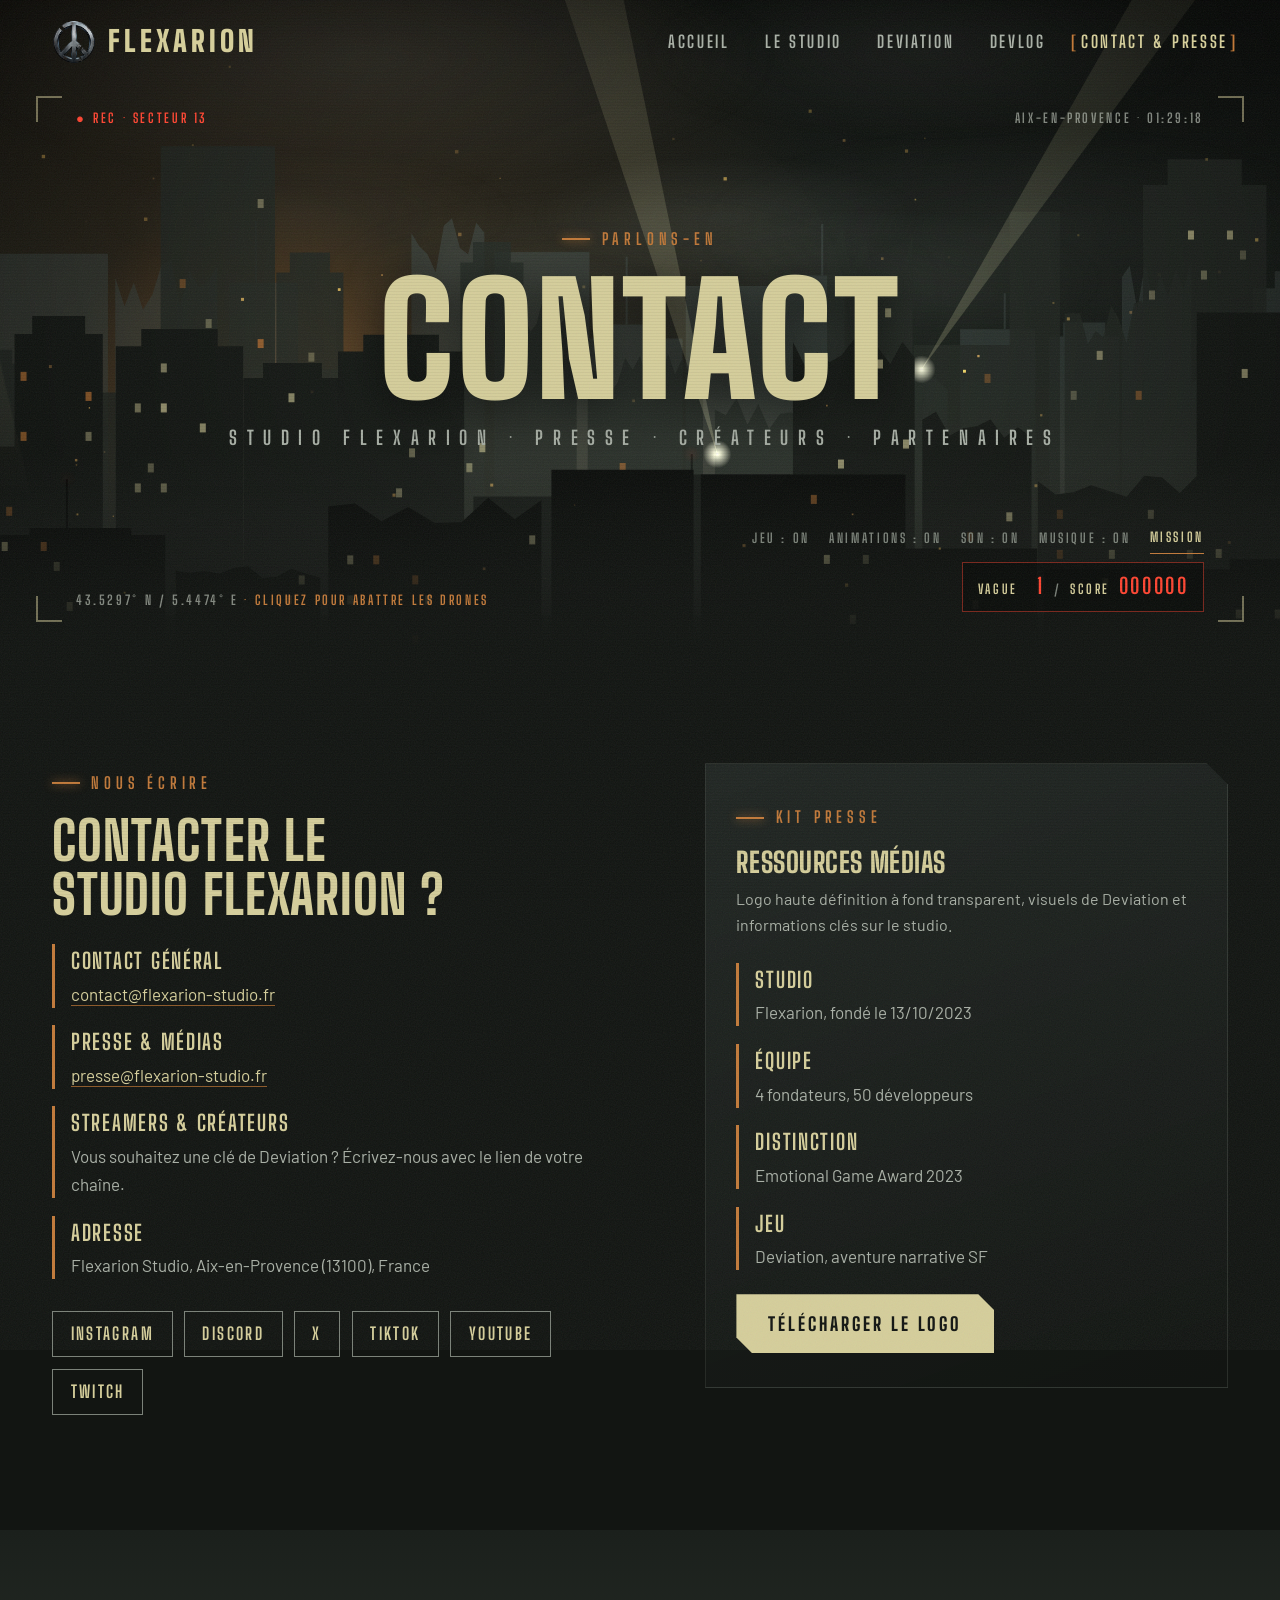
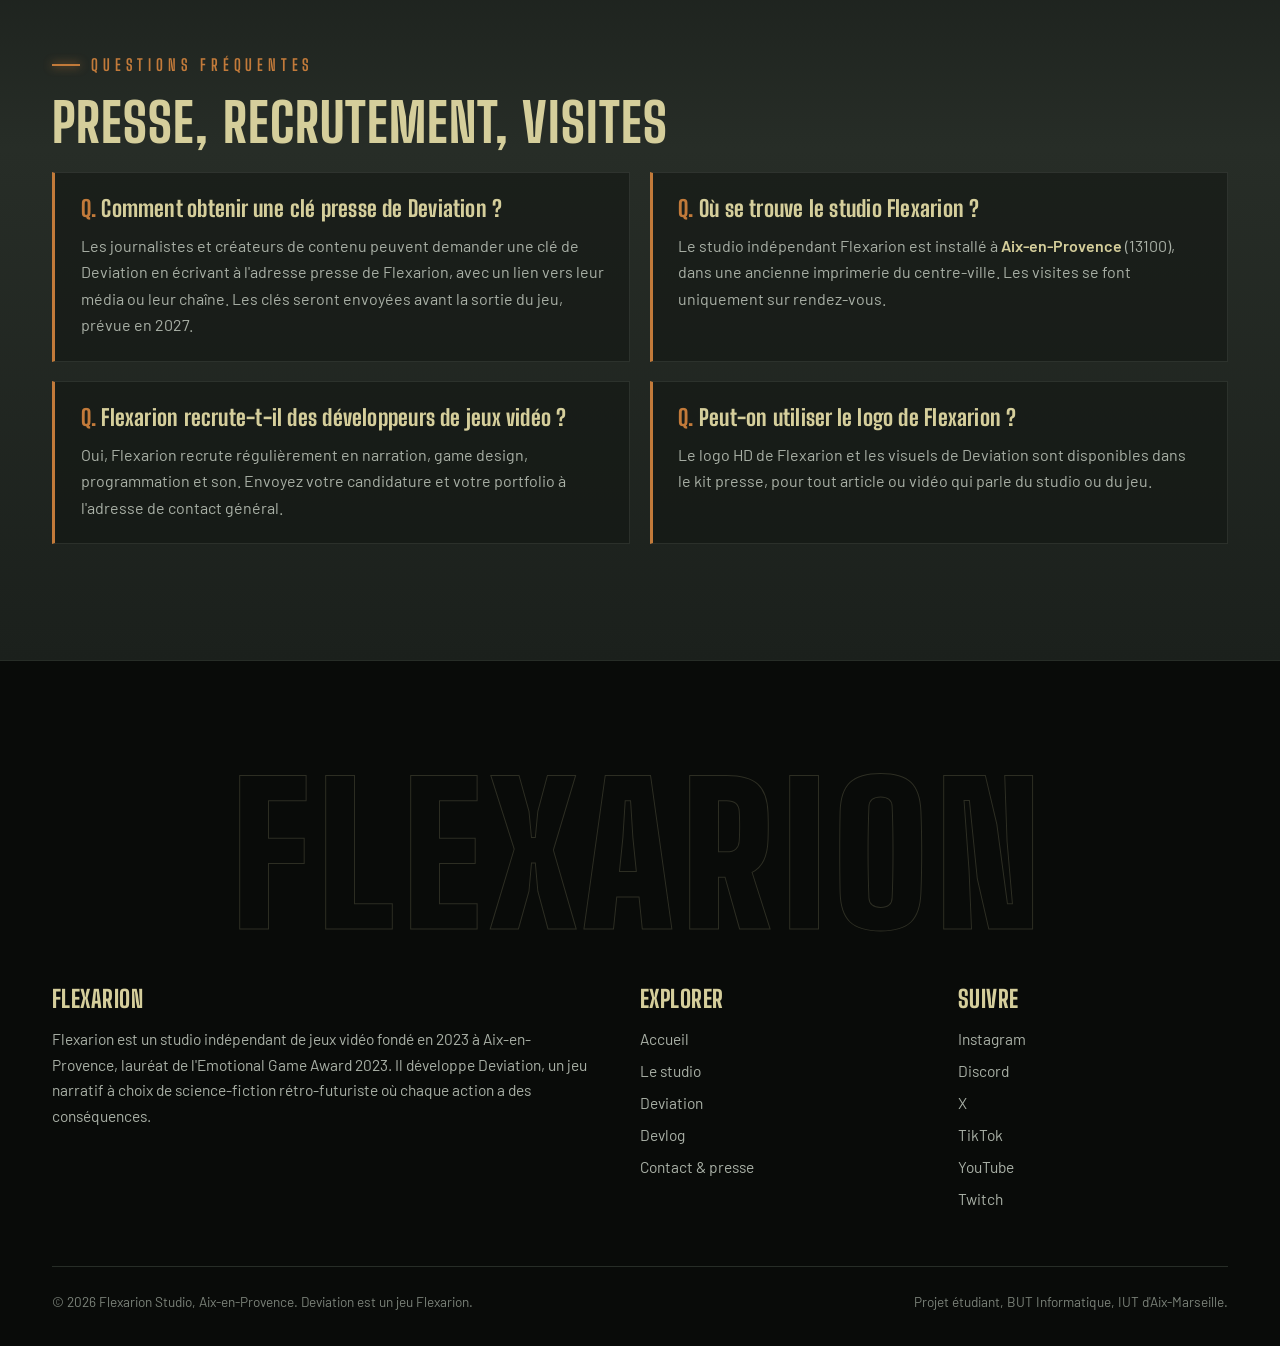
<file: contact.html>
<!DOCTYPE html>
<html lang="fr">
<head>
<meta charset="utf-8">
<meta name="msvalidate.01" content="12080D0E5B3B804837840D88B75AFF10" />
<meta name="viewport" content="width=device-width, initial-scale=1">
<title>Contact &amp; presse | Flexarion, studio de jeux vidéo à Aix-en-Provence</title>
<meta name="description" content="Contactez Flexarion, studio indépendant de jeux vidéo à Aix-en-Provence : presse, clés de Deviation, recrutement et kit presse (logo, visuels).">
<link rel="canonical" href="https://flexarion-studio.alwaysdata.net/contact.html">
<meta name="robots" content="max-image-preview:large">
<meta name="google-site-verification" content="xNbweqs_CmoCZFucB4oYpUTQKconu9AYgE9XsVh_CNM" />
<meta property="og:type" content="website">
<meta property="og:site_name" content="Flexarion">
<meta property="og:locale" content="fr_FR">
<meta property="og:title" content="Contact &amp; presse | Flexarion, studio de jeux vidéo à Aix-en-Provence">
<meta property="og:description" content="Contactez Flexarion, studio indépendant de jeux vidéo à Aix-en-Provence : presse, clés de Deviation, recrutement et kit presse (logo, visuels).">
<meta property="og:url" content="https://flexarion-studio.alwaysdata.net/contact.html">
<meta property="og:image" content="https://flexarion-studio.alwaysdata.net/assets/img/og-flexarion.jpg">
<meta name="twitter:card" content="summary_large_image">
<meta name="theme-color" content="#121512">
<link rel="icon" type="image/png" href="assets/img/favicon.png">
<link rel="apple-touch-icon" href="assets/img/apple-touch-icon.png">
<link rel="preconnect" href="https://fonts.googleapis.com">
<link rel="preconnect" href="https://fonts.gstatic.com" crossorigin>
<link href="https://fonts.googleapis.com/css2?family=Barlow:wght@400;500;600&family=Big+Shoulders+Display:wght@700;800;900&display=swap" rel="stylesheet">
<link rel="stylesheet" href="assets/style.css">
<script>try{var m=localStorage.getItem('flx-motion');if(m==='off'||(m!=='on'&&matchMedia('(prefers-reduced-motion: reduce)').matches))document.documentElement.classList.add('rm')}catch(e){}</script>
<link rel="preload" as="image" href="assets/img/logo-flexarion.webp">
<script type="application/ld+json">
{
 "@context": "https://schema.org",
 "@graph": [
  {
   "@type": "Organization",
   "@id": "https://flexarion-studio.alwaysdata.net/#studio",
   "name": "Flexarion",
   "alternateName": "Flexarion Studio",
   "url": "https://flexarion-studio.alwaysdata.net/",
   "logo": "https://flexarion-studio.alwaysdata.net/assets/img/logo-flexarion-hd.png",
   "description": "Flexarion est un studio indépendant de jeux vidéo de science-fiction basé à Aix-en-Provence.",
   "foundingDate": "2023-10-13",
   "address": {
    "@type": "PostalAddress",
    "addressLocality": "Aix-en-Provence",
    "postalCode": "13100",
    "addressRegion": "Provence-Alpes-Côte d'Azur",
    "addressCountry": "FR"
   },
   "award": "Emotional Game Award 2023"
  },
  {
   "@type": "ContactPage",
   "name": "Contact Flexarion",
   "url": "https://flexarion-studio.alwaysdata.net/contact.html"
  },
  {
   "@type": "BreadcrumbList",
   "itemListElement": [
    {
     "@type": "ListItem",
     "position": 1,
     "name": "Accueil",
     "item": "https://flexarion-studio.alwaysdata.net/"
    },
    {
     "@type": "ListItem",
     "position": 2,
     "name": "Contact",
     "item": "https://flexarion-studio.alwaysdata.net/contact.html"
    }
   ]
  },
  {
   "@type": "FAQPage",
   "mainEntity": [
    {
     "@type": "Question",
     "name": "Comment obtenir une clé presse de Deviation ?",
     "acceptedAnswer": {
      "@type": "Answer",
      "text": "Les journalistes et créateurs de contenu peuvent demander une clé de Deviation en écrivant à l'adresse presse de Flexarion, avec un lien vers leur média ou leur chaîne. Les clés seront envoyées avant la sortie du jeu, prévue en 2027."
     }
    },
    {
     "@type": "Question",
     "name": "Où se trouve le studio Flexarion ?",
     "acceptedAnswer": {
      "@type": "Answer",
      "text": "Le studio indépendant Flexarion est installé à Aix-en-Provence (13100), dans une ancienne imprimerie du centre-ville. Les visites se font uniquement sur rendez-vous."
     }
    },
    {
     "@type": "Question",
     "name": "Flexarion recrute-t-il des développeurs de jeux vidéo ?",
     "acceptedAnswer": {
      "@type": "Answer",
      "text": "Oui, Flexarion recrute régulièrement en narration, game design, programmation et son. Envoyez votre candidature et votre portfolio à l'adresse de contact général."
     }
    },
    {
     "@type": "Question",
     "name": "Peut-on utiliser le logo de Flexarion ?",
     "acceptedAnswer": {
      "@type": "Answer",
      "text": "Le logo HD de Flexarion et les visuels de Deviation sont disponibles dans le kit presse, pour tout article ou vidéo qui parle du studio ou du jeu."
     }
    }
   ]
  }
 ]
}
</script>
</head>
<body>
<div class="boot" aria-hidden="true"><div class="boot-in">
 <img src="assets/img/logo-flexarion.webp" alt="Logo Flexarion, symbole de paix brisé">
 <p class="boot-line">Connexion au réseau Flexarion</p>
 <p class="boot-line">Contournement de la censure</p>
 <p class="boot-line">Chargement de Deviation</p>
 <div class="boot-bar"><i></i></div><p class="boot-pct">000%</p>
</div></div>
<div class="progress" aria-hidden="true"><i></i></div>
<div class="cursor" aria-hidden="true"></div>
<a class="skip" href="#contenu">Aller au contenu</a>
<header class="site-header">
 <div class="wrap">
  <a class="brand" href="index.html" aria-label="Flexarion, retour à l'accueil">
   <img src="assets/img/logo-flexarion.webp" alt="Logo Flexarion, symbole de paix brisé" width="42" height="42"><span>Flexarion</span>
  </a>
  <button class="menu-btn" aria-expanded="false" aria-controls="nav">Menu</button>
  <nav class="nav" id="nav" aria-label="Navigation principale"><ul><li><a href="index.html">Accueil</a></li><li><a href="studio.html">Le studio</a></li><li><a href="deviation.html">Deviation</a></li><li><a href="devlog/index.html">Devlog</a></li><li><a href="contact.html" aria-current="page">Contact & presse</a></li></ul></nav>
 </div>
</header>
<main id="contenu">

<section class="hero page-hero">
 <canvas class="city" aria-hidden="true"></canvas>
 <div class="hud"><i aria-hidden="true"></i><i aria-hidden="true"></i><i aria-hidden="true"></i><i aria-hidden="true"></i>
  <span class="tl rec" aria-hidden="true">Rec · Secteur 13</span><span class="tr" aria-hidden="true">Aix-en-Provence · <span class="hud-clock">--:--:--</span></span>
  <span class="bl" aria-hidden="true">43.5297° N / 5.4474° E<span class="hint game-ui"> · Cliquez pour abattre les drones</span></span>
  <div class="br game-ui">
   <div class="hud-row"><button class="hud-sound" type="button" aria-pressed="true">Son : on</button><button class="hud-music" type="button" aria-pressed="true">Musique : on</button><button class="hud-mission" type="button" aria-expanded="false" aria-controls="mission">Mission</button></div>
   <div class="signal" hidden><span>Signal</span><div><i></i></div></div>
   <div class="espoir" hidden><span>Espoir</span><div><i></i></div></div>
   <span class="score">Vague <b class="hud-wave">1</b><em aria-hidden="true">/</em>Score <b class="hud-score">000000</b></span>
  </div>
  <div class="boss-bar game-ui" hidden><b>La Vigie</b><div><i></i></div></div>
  <span class="bo-status game-ui" hidden></span>
  <div class="toast game-ui" role="status" aria-live="polite"></div>
 </div>
 <div class="gbanner game-ui" aria-hidden="true"></div>
 <aside class="mission game-ui" id="mission" hidden aria-label="Mission : objectifs et secrets"></aside>
 <div class="flashlight game-ui" aria-hidden="true"></div>
 <div class="cracks game-ui" aria-hidden="true"></div>
 <div class="ending game-ui" hidden role="dialog" aria-label="Fin de la partie"></div>
 <div class="wrap hero-content"><span class="eyebrow">Parlons-en</span><h1><span class="glitch" data-text="Contact">Contact</span><span class="tag">Studio Flexarion · presse · créateurs · partenaires</span></h1></div>
</section>
<section>
 <div class="wrap grid-2" style="align-items:start">
  <div class="reveal">
   <span class="eyebrow">Nous écrire</span>
   <h2 class="scramble">Contacter le studio Flexarion ?</h2>
   <ul class="contact-list">
    <li><b>Contact général</b><a href="mailto:contact@flexarion-studio.fr">contact@flexarion-studio.fr</a></li>
    <li><b>Presse & médias</b><a href="mailto:presse@flexarion-studio.fr">presse@flexarion-studio.fr</a></li>
    <li><b>Streamers & créateurs</b>Vous souhaitez une clé de Deviation ? Écrivez-nous avec le lien de votre chaîne.</li>
    <li><b>Adresse</b>Flexarion Studio, Aix-en-Provence (13100), France</li>
   </ul>
   <ul class="socials" aria-label="Réseaux sociaux">
    <li><a href="https://www.instagram.com/" rel="noopener">Instagram</a></li><li><a href="https://discord.com/" rel="noopener">Discord</a></li>
    <li><a href="https://x.com/" rel="noopener">X</a></li><li><a href="https://www.tiktok.com/" rel="noopener">TikTok</a></li>
    <li><a href="https://www.youtube.com/" rel="noopener">YouTube</a></li><li><a href="https://www.twitch.tv/" rel="noopener">Twitch</a></li>
   </ul>
  </div>
  <div class="card reveal">
   <span class="eyebrow">Kit presse</span>
   <h3>Ressources médias</h3>
   <p>Logo haute définition à fond transparent, visuels de Deviation et informations clés sur le studio.</p>
   <ul class="contact-list" style="margin:1.5rem 0">
    <li><b>Studio</b>Flexarion, fondé le 13/10/2023</li>
    <li><b>Équipe</b>4 fondateurs, 50 développeurs</li>
    <li><b>Distinction</b>Emotional Game Award 2023</li>
    <li><b>Jeu</b>Deviation, aventure narrative SF</li>
   </ul>
   <a class="btn" href="assets/img/logo-flexarion-hd.png" download>Télécharger le logo</a>
  </div>
 </div>
</section>
<section class="alt faq-sec"><div class="wrap"><span class="eyebrow">Questions fréquentes</span><h2 class="scramble">Presse, recrutement, visites</h2><div class="faq"><article class="qa reveal"><h3>Comment obtenir une clé presse de Deviation ?</h3><div class="answer"><p>Les journalistes et créateurs de contenu peuvent demander une clé de Deviation en écrivant à l'adresse presse de Flexarion, avec un lien vers leur média ou leur chaîne. Les clés seront envoyées avant la sortie du jeu, prévue en 2027.</p></div></article><article class="qa reveal"><h3>Où se trouve le studio Flexarion ?</h3><div class="answer"><p>Le studio indépendant Flexarion est installé à <strong>Aix-en-Provence</strong> (13100), dans une ancienne imprimerie du centre-ville. Les visites se font uniquement sur rendez-vous.</p></div></article><article class="qa reveal"><h3>Flexarion recrute-t-il des développeurs de jeux vidéo ?</h3><div class="answer"><p>Oui, Flexarion recrute régulièrement en narration, game design, programmation et son. Envoyez votre candidature et votre portfolio à l'adresse de contact général.</p></div></article><article class="qa reveal"><h3>Peut-on utiliser le logo de Flexarion ?</h3><div class="answer"><p>Le logo HD de Flexarion et les visuels de Deviation sont disponibles dans le kit presse, pour tout article ou vidéo qui parle du studio ou du jeu.</p></div></article></div></div></section>

</main>
<footer class="site-footer">
 <svg class="ekg" viewBox="0 0 1200 60" preserveAspectRatio="none" aria-hidden="true"><path d="M0 30 H520 L540 30 L555 6 L570 54 L585 14 L598 40 L610 30 H1200" fill="none" stroke="currentColor" stroke-width="2"/></svg>
 <div class="wrap">
  <p class="big" aria-hidden="true">Flexarion</p>
  <div class="cols">
   <div>
    <h2 class="scramble">Flexarion</h2>
    <p>Flexarion est un studio indépendant de jeux vidéo fondé en 2023 à Aix-en-Provence, lauréat de l'Emotional Game Award 2023. Il développe Deviation, un jeu narratif à choix de science-fiction rétro-futuriste où chaque action a des conséquences.</p>
   </div>
   <div>
    <h2 class="scramble">Explorer</h2>
    <ul><li><a href="index.html">Accueil</a></li><li><a href="studio.html">Le studio</a></li><li><a href="deviation.html">Deviation</a></li><li><a href="devlog/index.html">Devlog</a></li><li><a href="contact.html">Contact & presse</a></li></ul>
   </div>
   <div>
    <h2 class="scramble">Suivre</h2>
    <ul>
     <li><a href="https://www.instagram.com/" rel="noopener">Instagram</a></li>
     <li><a href="https://discord.com/" rel="noopener">Discord</a></li>
     <li><a href="https://x.com/" rel="noopener">X</a></li>
     <li><a href="https://www.tiktok.com/" rel="noopener">TikTok</a></li>
     <li><a href="https://www.youtube.com/" rel="noopener">YouTube</a></li>
     <li><a href="https://www.twitch.tv/" rel="noopener">Twitch</a></li>
    </ul>
   </div>
  </div>
  <div class="legal"><span>© 2026 Flexarion Studio, Aix-en-Provence. Deviation est un jeu Flexarion.</span><span>Projet étudiant, BUT Informatique, IUT d'Aix-Marseille.</span></div>
 </div>
</footer>
<script src="assets/site.js" defer></script>
</body>
</html>
</file>
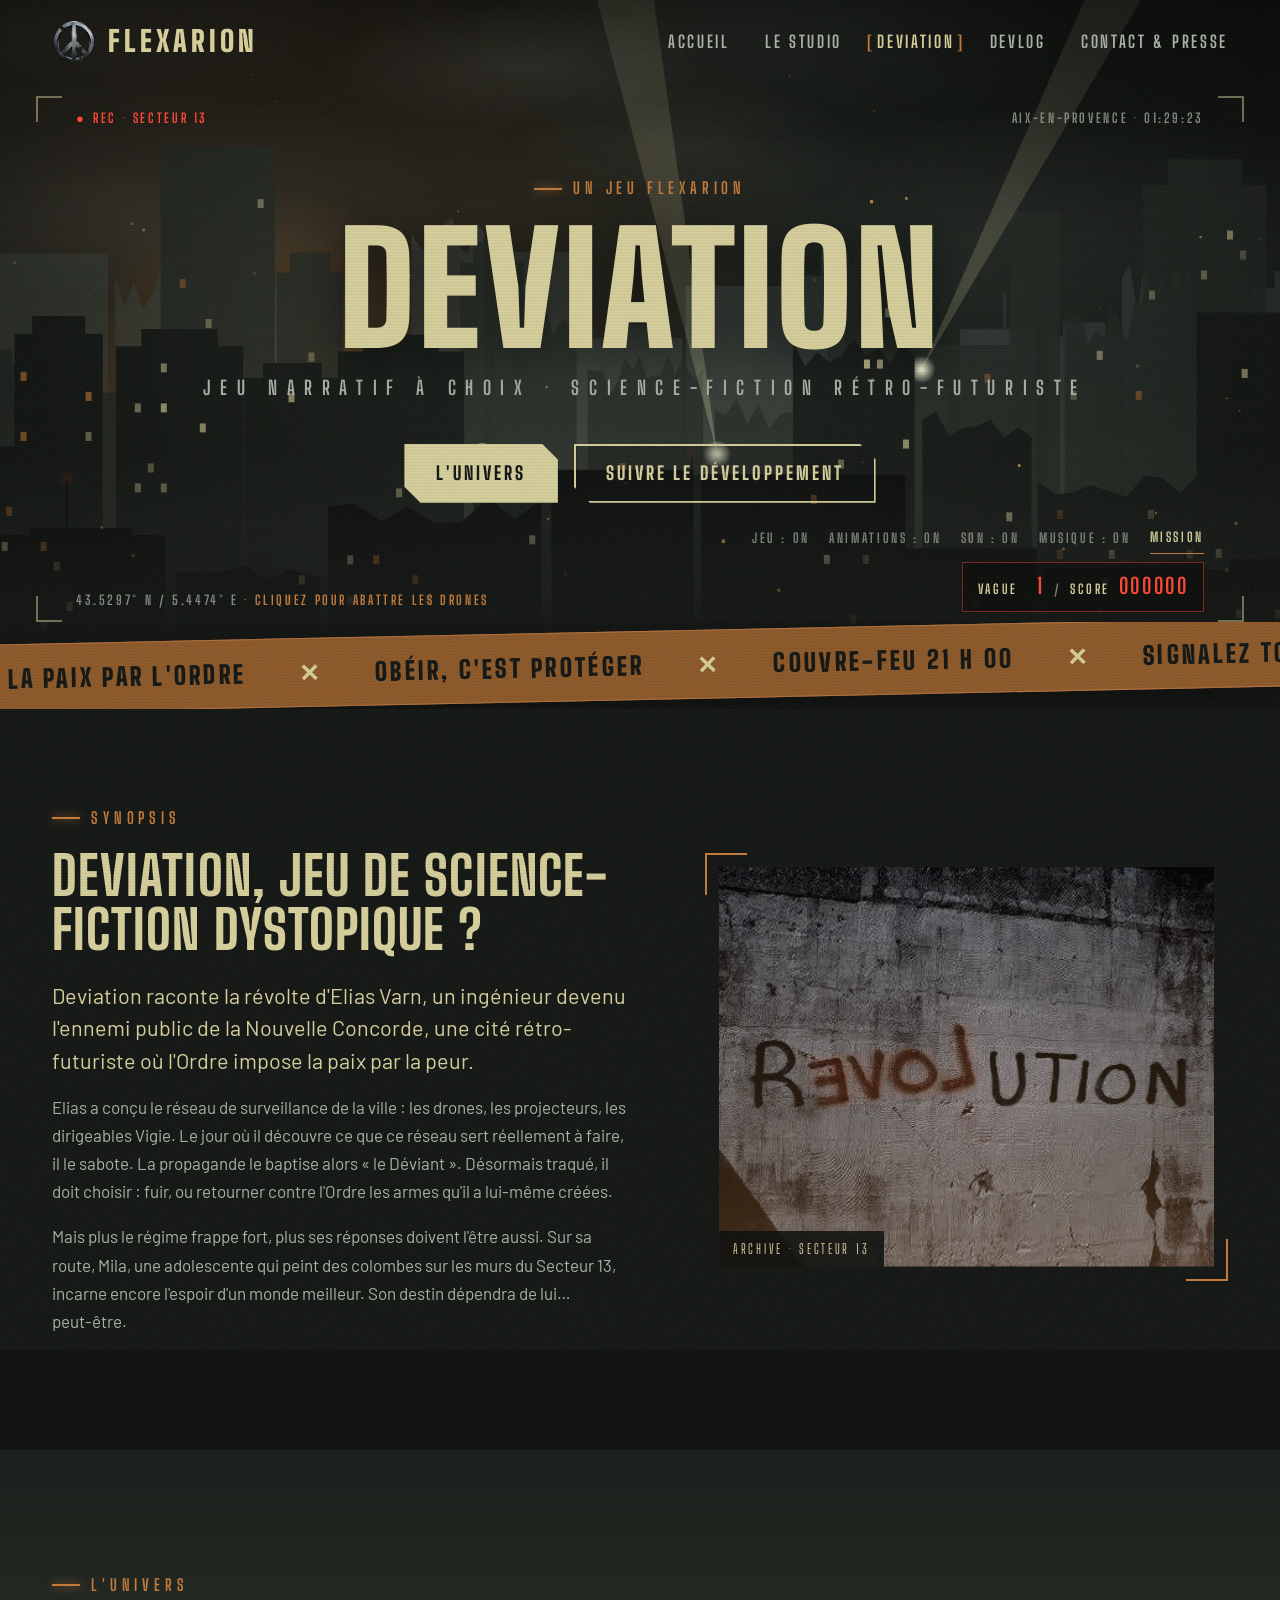
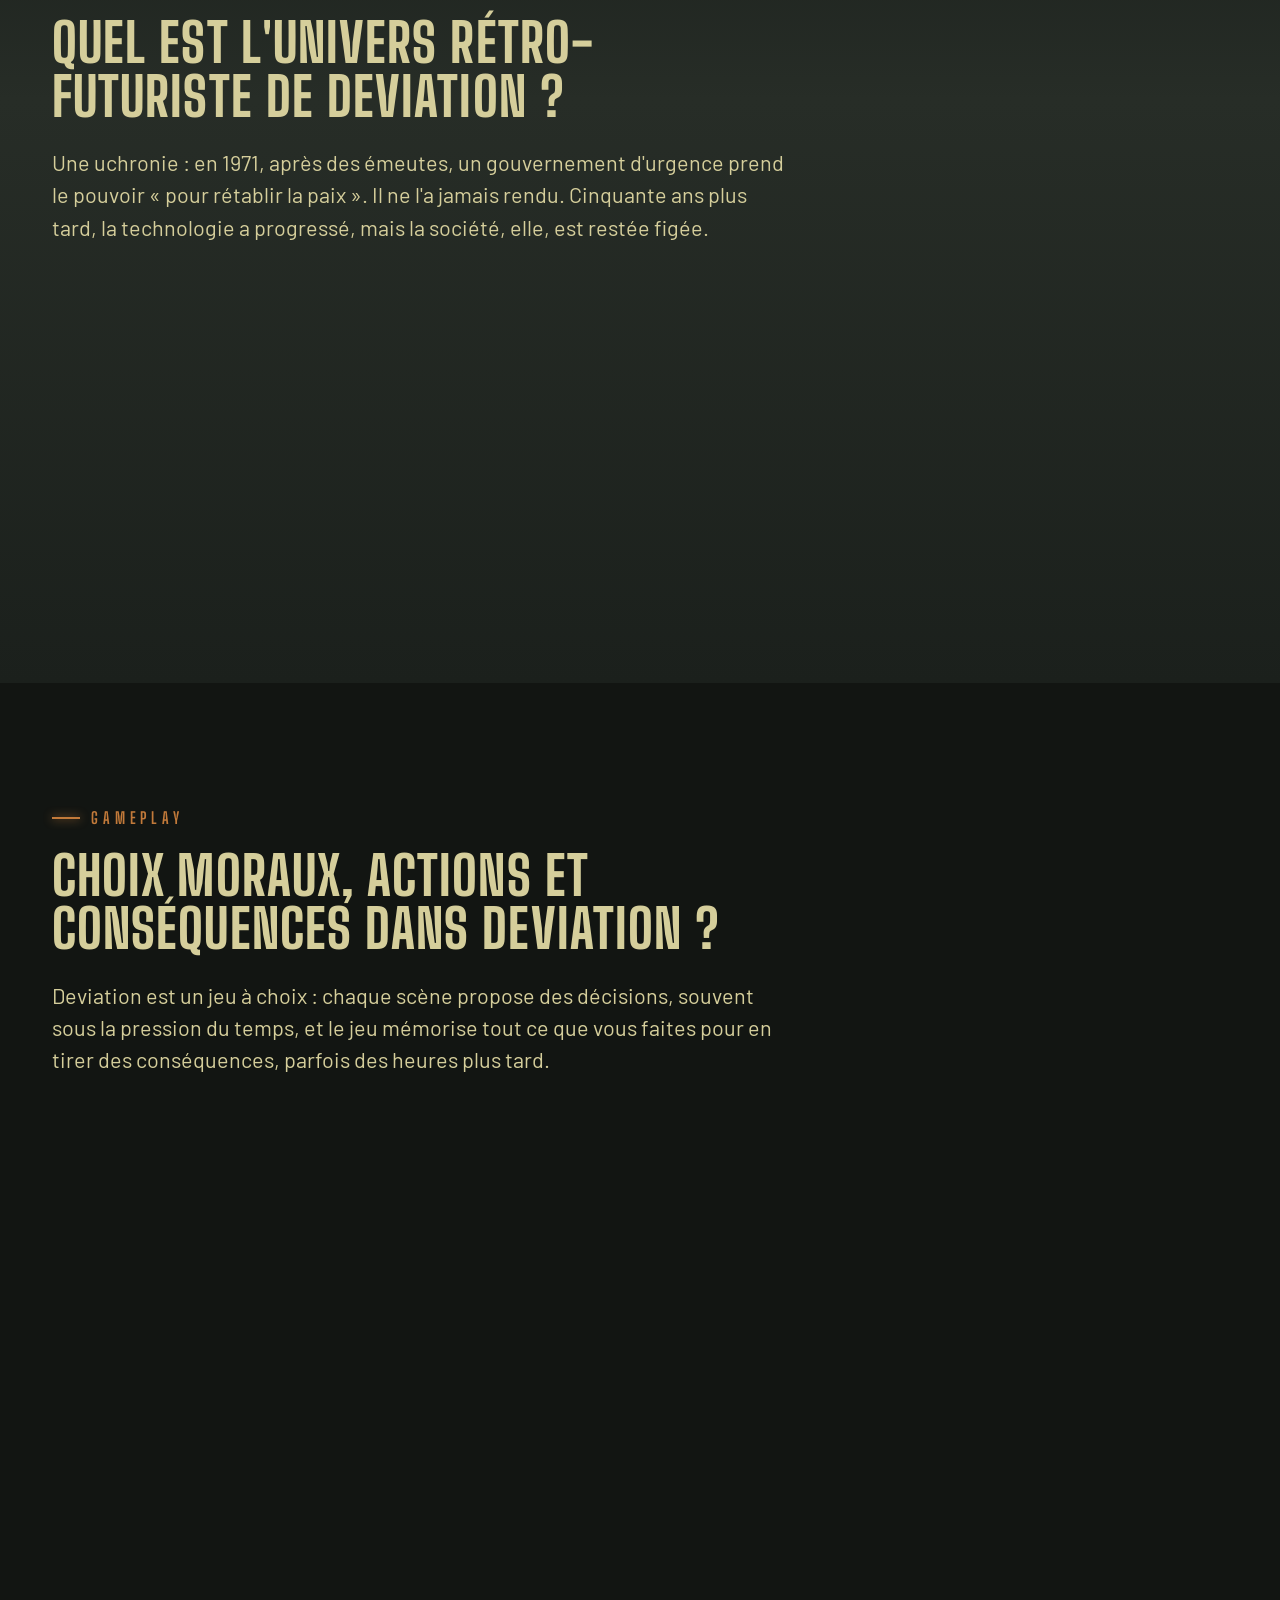
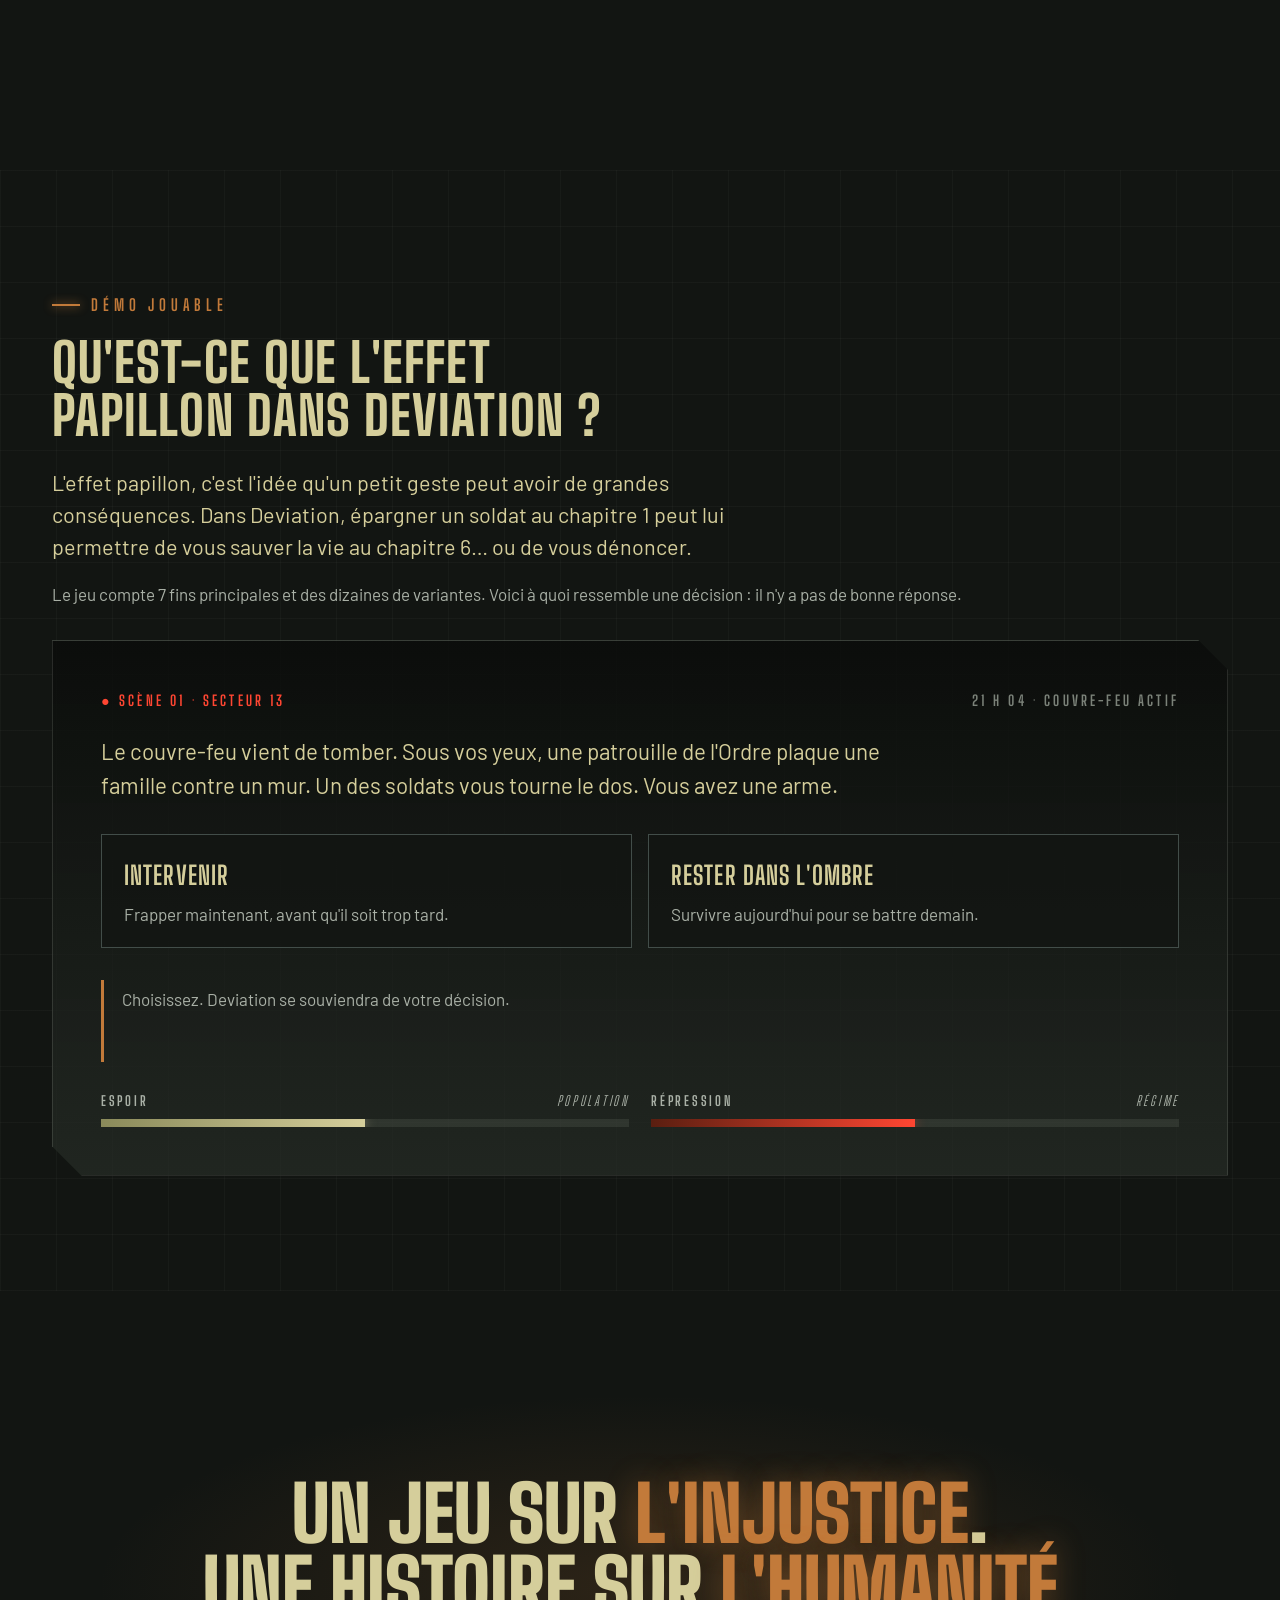
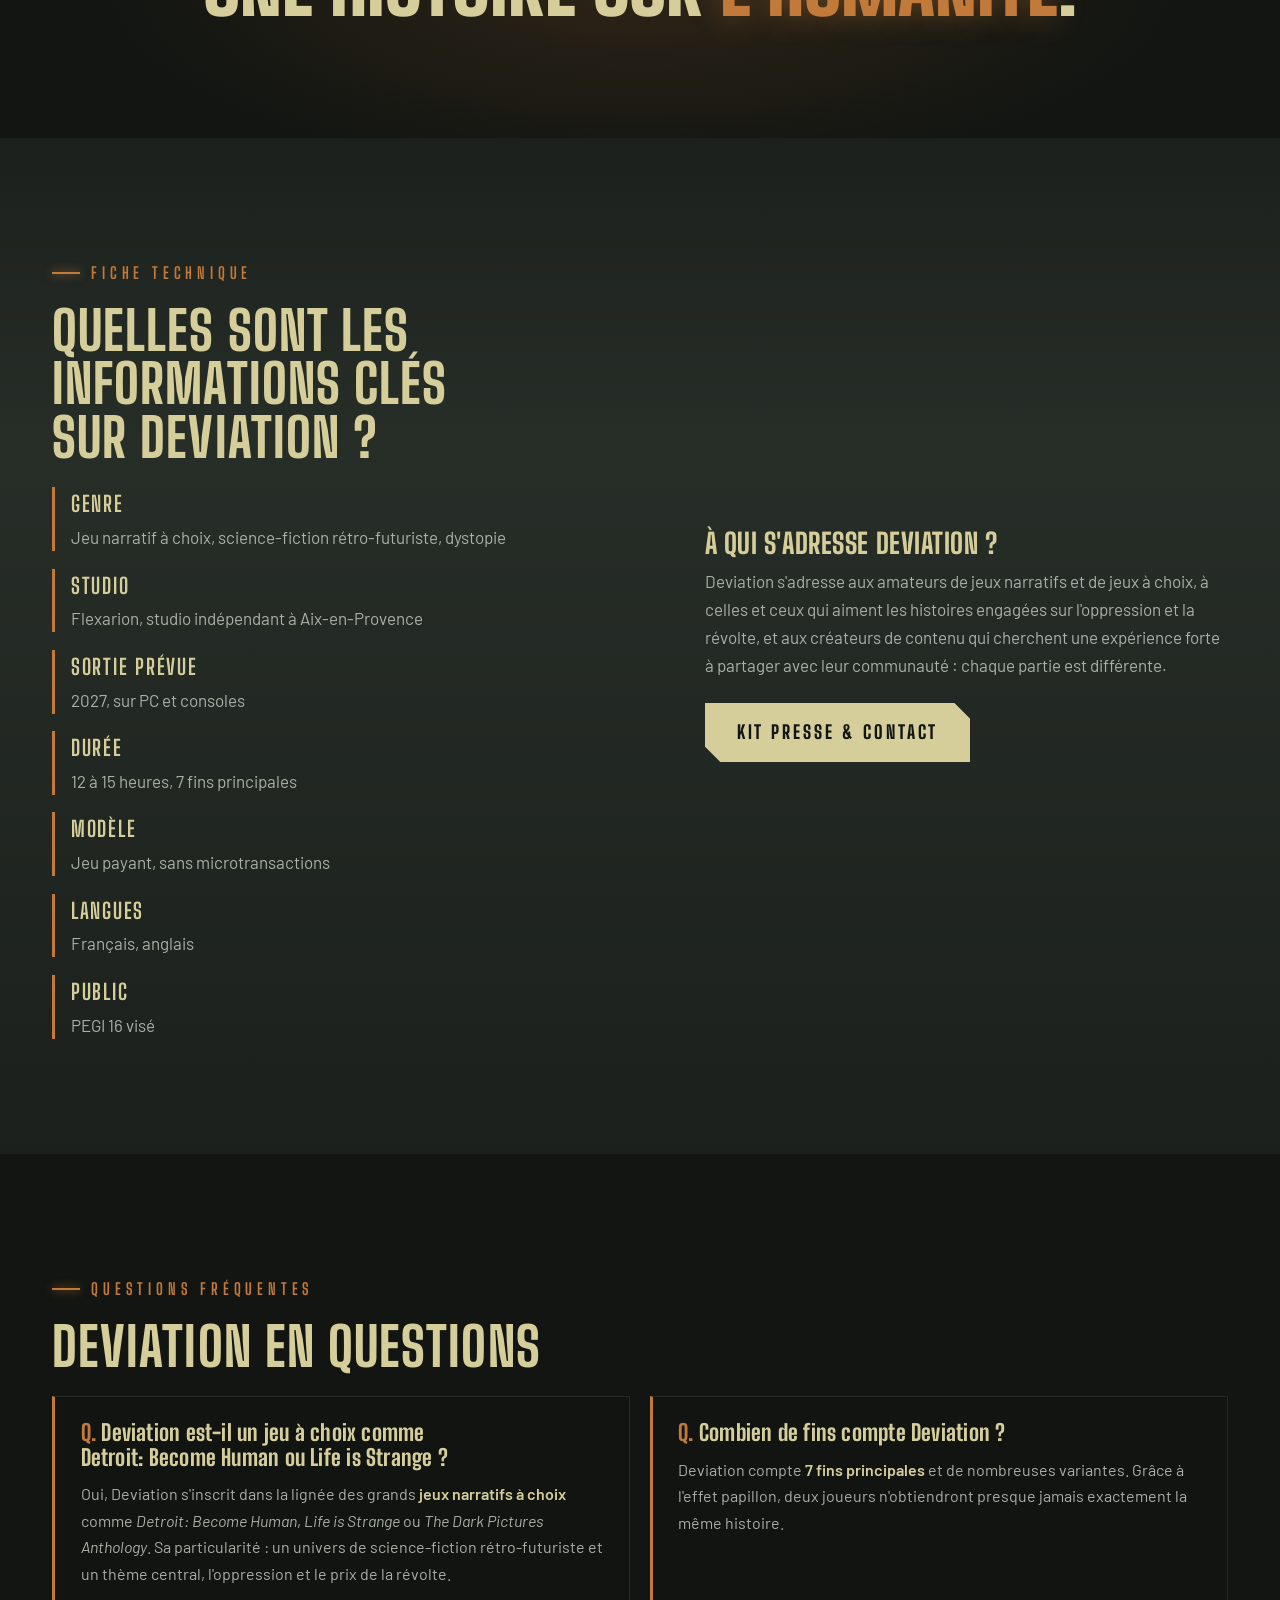
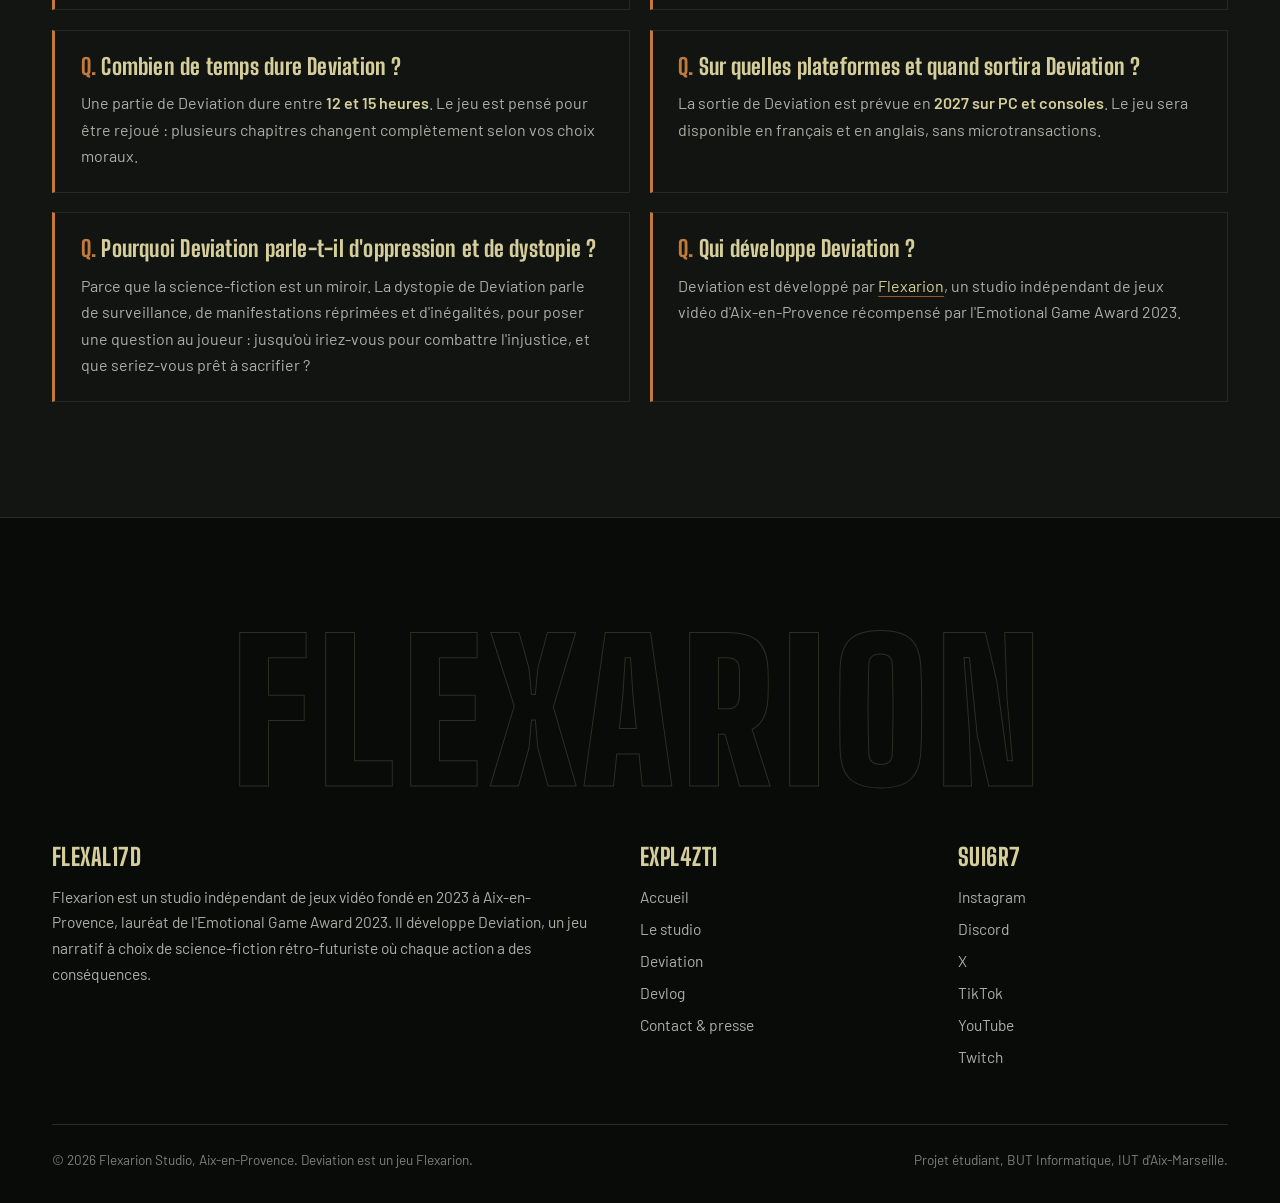
<file: deviation.html>
<!DOCTYPE html>
<html lang="fr">
<head>
<meta charset="utf-8">
<meta name="msvalidate.01" content="12080D0E5B3B804837840D88B75AFF10" />
<meta name="viewport" content="width=device-width, initial-scale=1">
<title>Deviation, jeu vidéo narratif à choix dans une dystopie | Flexarion</title>
<meta name="description" content="Deviation, le jeu vidéo indépendant de Flexarion : un jeu narratif de science-fiction où vos choix moraux déclenchent un effet papillon face à un régime oppressif.">
<link rel="canonical" href="https://flexarion-studio.alwaysdata.net/deviation.html">
<meta name="robots" content="max-image-preview:large">
<meta name="google-site-verification" content="xNbweqs_CmoCZFucB4oYpUTQKconu9AYgE9XsVh_CNM" />
<meta property="og:type" content="website">
<meta property="og:site_name" content="Flexarion">
<meta property="og:locale" content="fr_FR">
<meta property="og:title" content="Deviation, jeu vidéo narratif à choix dans une dystopie | Flexarion">
<meta property="og:description" content="Deviation, le jeu vidéo indépendant de Flexarion : un jeu narratif de science-fiction où vos choix moraux déclenchent un effet papillon face à un régime oppressif.">
<meta property="og:url" content="https://flexarion-studio.alwaysdata.net/deviation.html">
<meta property="og:image" content="https://flexarion-studio.alwaysdata.net/assets/img/og-flexarion.jpg">
<meta name="twitter:card" content="summary_large_image">
<meta name="theme-color" content="#121512">
<link rel="icon" type="image/png" href="assets/img/favicon.png">
<link rel="apple-touch-icon" href="assets/img/apple-touch-icon.png">
<link rel="preconnect" href="https://fonts.googleapis.com">
<link rel="preconnect" href="https://fonts.gstatic.com" crossorigin>
<link href="https://fonts.googleapis.com/css2?family=Barlow:wght@400;500;600&family=Big+Shoulders+Display:wght@700;800;900&display=swap" rel="stylesheet">
<link rel="stylesheet" href="assets/style.css">
<script>try{var m=localStorage.getItem('flx-motion');if(m==='off'||(m!=='on'&&matchMedia('(prefers-reduced-motion: reduce)').matches))document.documentElement.classList.add('rm')}catch(e){}</script>
<link rel="preload" as="image" href="assets/img/logo-flexarion.webp">
<script type="application/ld+json">
{
 "@context": "https://schema.org",
 "@graph": [
  {
   "@type": "Organization",
   "@id": "https://flexarion-studio.alwaysdata.net/#studio",
   "name": "Flexarion",
   "alternateName": "Flexarion Studio",
   "url": "https://flexarion-studio.alwaysdata.net/",
   "logo": "https://flexarion-studio.alwaysdata.net/assets/img/logo-flexarion-hd.png",
   "description": "Flexarion est un studio indépendant de jeux vidéo de science-fiction basé à Aix-en-Provence.",
   "foundingDate": "2023-10-13",
   "address": {
    "@type": "PostalAddress",
    "addressLocality": "Aix-en-Provence",
    "postalCode": "13100",
    "addressRegion": "Provence-Alpes-Côte d'Azur",
    "addressCountry": "FR"
   },
   "award": "Emotional Game Award 2023"
  },
  {
   "@type": "VideoGame",
   "@id": "https://flexarion-studio.alwaysdata.net/deviation.html#jeu",
   "name": "Deviation",
   "description": "Deviation est un jeu vidéo narratif à choix de science-fiction rétro-futuriste, développé par le studio indépendant Flexarion à Aix-en-Provence : dans une dystopie marquée par l'oppression, chaque action a des conséquences et déclenche un effet papillon.",
   "genre": [
    "Jeu narratif",
    "Jeu à choix",
    "Science-fiction",
    "Dystopie"
   ],
   "gamePlatform": [
    "PC",
    "Consoles"
   ],
   "inLanguage": [
    "fr",
    "en"
   ],
   "author": {
    "@id": "https://flexarion-studio.alwaysdata.net/#studio"
   },
   "publisher": {
    "@id": "https://flexarion-studio.alwaysdata.net/#studio"
   },
   "image": "https://flexarion-studio.alwaysdata.net/assets/img/ville-deviation.jpg",
   "url": "https://flexarion-studio.alwaysdata.net/deviation.html"
  },
  {
   "@type": "BreadcrumbList",
   "itemListElement": [
    {
     "@type": "ListItem",
     "position": 1,
     "name": "Accueil",
     "item": "https://flexarion-studio.alwaysdata.net/"
    },
    {
     "@type": "ListItem",
     "position": 2,
     "name": "Deviation",
     "item": "https://flexarion-studio.alwaysdata.net/deviation.html"
    }
   ]
  },
  {
   "@type": "FAQPage",
   "mainEntity": [
    {
     "@type": "Question",
     "name": "Deviation est-il un jeu à choix comme Detroit: Become Human ou Life is Strange ?",
     "acceptedAnswer": {
      "@type": "Answer",
      "text": "Oui, Deviation s'inscrit dans la lignée des grands jeux narratifs à choix comme Detroit: Become Human, Life is Strange ou The Dark Pictures Anthology. Sa particularité : un univers de science-fiction rétro-futuriste et un thème central, l'oppression et le prix de la révolte."
     }
    },
    {
     "@type": "Question",
     "name": "Combien de fins compte Deviation ?",
     "acceptedAnswer": {
      "@type": "Answer",
      "text": "Deviation compte 7 fins principales et de nombreuses variantes. Grâce à l'effet papillon, deux joueurs n'obtiendront presque jamais exactement la même histoire."
     }
    },
    {
     "@type": "Question",
     "name": "Combien de temps dure Deviation ?",
     "acceptedAnswer": {
      "@type": "Answer",
      "text": "Une partie de Deviation dure entre 12 et 15 heures. Le jeu est pensé pour être rejoué : plusieurs chapitres changent complètement selon vos choix moraux."
     }
    },
    {
     "@type": "Question",
     "name": "Sur quelles plateformes et quand sortira Deviation ?",
     "acceptedAnswer": {
      "@type": "Answer",
      "text": "La sortie de Deviation est prévue en 2027 sur PC et consoles. Le jeu sera disponible en français et en anglais, sans microtransactions."
     }
    },
    {
     "@type": "Question",
     "name": "Pourquoi Deviation parle-t-il d'oppression et de dystopie ?",
     "acceptedAnswer": {
      "@type": "Answer",
      "text": "Parce que la science-fiction est un miroir. La dystopie de Deviation parle de surveillance, de manifestations réprimées et d'inégalités, pour poser une question au joueur : jusqu'où iriez-vous pour combattre l'injustice, et que seriez-vous prêt à sacrifier ?"
     }
    },
    {
     "@type": "Question",
     "name": "Qui développe Deviation ?",
     "acceptedAnswer": {
      "@type": "Answer",
      "text": "Deviation est développé par Flexarion, un studio indépendant de jeux vidéo d'Aix-en-Provence récompensé par l'Emotional Game Award 2023."
     }
    }
   ]
  }
 ]
}
</script>
</head>
<body>
<div class="boot" aria-hidden="true"><div class="boot-in">
 <img src="assets/img/logo-flexarion.webp" alt="Logo Flexarion, symbole de paix brisé">
 <p class="boot-line">Connexion au réseau Flexarion</p>
 <p class="boot-line">Contournement de la censure</p>
 <p class="boot-line">Chargement de Deviation</p>
 <div class="boot-bar"><i></i></div><p class="boot-pct">000%</p>
</div></div>
<div class="progress" aria-hidden="true"><i></i></div>
<div class="cursor" aria-hidden="true"></div>
<a class="skip" href="#contenu">Aller au contenu</a>
<header class="site-header">
 <div class="wrap">
  <a class="brand" href="index.html" aria-label="Flexarion, retour à l'accueil">
   <img src="assets/img/logo-flexarion.webp" alt="Logo Flexarion, symbole de paix brisé" width="42" height="42"><span>Flexarion</span>
  </a>
  <button class="menu-btn" aria-expanded="false" aria-controls="nav">Menu</button>
  <nav class="nav" id="nav" aria-label="Navigation principale"><ul><li><a href="index.html">Accueil</a></li><li><a href="studio.html">Le studio</a></li><li><a href="deviation.html" aria-current="page">Deviation</a></li><li><a href="devlog/index.html">Devlog</a></li><li><a href="contact.html">Contact & presse</a></li></ul></nav>
 </div>
</header>
<main id="contenu">

<section class="hero page-hero">
 <canvas class="city" aria-hidden="true"></canvas>
 <div class="hud"><i aria-hidden="true"></i><i aria-hidden="true"></i><i aria-hidden="true"></i><i aria-hidden="true"></i>
  <span class="tl rec" aria-hidden="true">Rec · Secteur 13</span><span class="tr" aria-hidden="true">Aix-en-Provence · <span class="hud-clock">--:--:--</span></span>
  <span class="bl" aria-hidden="true">43.5297° N / 5.4474° E<span class="hint game-ui"> · Cliquez pour abattre les drones</span></span>
  <div class="br game-ui">
   <div class="hud-row"><button class="hud-sound" type="button" aria-pressed="true">Son : on</button><button class="hud-music" type="button" aria-pressed="true">Musique : on</button><button class="hud-mission" type="button" aria-expanded="false" aria-controls="mission">Mission</button></div>
   <div class="signal" hidden><span>Signal</span><div><i></i></div></div>
   <div class="espoir" hidden><span>Espoir</span><div><i></i></div></div>
   <span class="score">Vague <b class="hud-wave">1</b><em aria-hidden="true">/</em>Score <b class="hud-score">000000</b></span>
  </div>
  <div class="boss-bar game-ui" hidden><b>La Vigie</b><div><i></i></div></div>
  <span class="bo-status game-ui" hidden></span>
  <div class="toast game-ui" role="status" aria-live="polite"></div>
 </div>
 <div class="gbanner game-ui" aria-hidden="true"></div>
 <aside class="mission game-ui" id="mission" hidden aria-label="Mission : objectifs et secrets"></aside>
 <div class="flashlight game-ui" aria-hidden="true"></div>
 <div class="cracks game-ui" aria-hidden="true"></div>
 <div class="ending game-ui" hidden role="dialog" aria-label="Fin de la partie"></div>
 <div class="wrap hero-content">
  <span class="eyebrow">Un jeu Flexarion</span>
  <h1><span class="glitch" data-text="Deviation">Deviation</span><span class="tag">Jeu narratif à choix · science-fiction rétro-futuriste</span></h1>
  <div class="cta"><a class="btn" href="#univers">L'univers</a><a class="btn ghost" href="devlog/index.html">Suivre le développement</a></div>
 </div>
</section>
<div class="ticker-wrap" aria-hidden="true"><div class="ticker"><div><span>La paix par l'ordre</span><span>✕</span><span>Obéir, c'est protéger</span><span>✕</span><span>Couvre-feu 21 h 00</span><span>✕</span><span>Signalez tout comportement déviant</span><span>✕</span><span>L'Ordre veille sur vous</span><span>✕</span><span>Deviation · un jeu Flexarion</span><span>✕</span><span>La paix par l'ordre</span><span>✕</span><span>Obéir, c'est protéger</span><span>✕</span><span>Couvre-feu 21 h 00</span><span>✕</span><span>Signalez tout comportement déviant</span><span>✕</span><span>L'Ordre veille sur vous</span><span>✕</span><span>Deviation · un jeu Flexarion</span><span>✕</span></div></div></div>

<section id="univers">
 <div class="wrap grid-2">
  <div class="reveal">
   <span class="eyebrow">Synopsis</span>
   <h2 class="scramble">Deviation, jeu de science-fiction dystopique ?</h2>
   <p class="lead">Deviation raconte la révolte d'Elias Varn, un ingénieur devenu l'ennemi public de la Nouvelle Concorde, une cité rétro-futuriste où l'Ordre impose la paix par la peur.</p>
   <p>Elias a conçu le réseau de surveillance de la ville : les drones, les projecteurs, les dirigeables Vigie. Le jour où il découvre ce que ce réseau sert réellement à faire, il le sabote. La propagande le baptise alors « le Déviant ». Désormais traqué, il doit choisir : fuir, ou retourner contre l'Ordre les armes qu'il a lui-même créées.</p>
   <p>Mais plus le régime frappe fort, plus ses réponses doivent l'être aussi. Sur sa route, Mila, une adolescente qui peint des colombes sur les murs du Secteur 13, incarne encore l'espoir d'un monde meilleur. Son destin dépendra de lui… peut-être.</p>
  </div>
  <div class="frame-wrap reveal"><figure class="framed"><picture><source srcset="assets/img/revolution.webp" type="image/webp"><img src="assets/img/revolution.jpg" alt="Graffiti Revolution, symbole de la résistance dans Deviation" width="400" height="400" loading="lazy"></picture><figcaption>Archive · Secteur 13</figcaption></figure></div>
 </div>
</section>

<section class="alt">
 <div class="wrap">
  <span class="eyebrow">L'univers</span>
  <h2 class="scramble">Quel est l'univers rétro-futuriste de Deviation ?</h2>
  <p class="lead" style="margin-bottom:2.5rem">Une uchronie : en 1971, après des émeutes, un gouvernement d'urgence prend le pouvoir « pour rétablir la paix ». Il ne l'a jamais rendu. Cinquante ans plus tard, la technologie a progressé, mais la société, elle, est restée figée.</p>
  <div class="grid-3">
   <article class="card tilt reveal"><svg class="ico" viewBox="0 0 48 48" fill="none" stroke="currentColor" stroke-width="2.4" stroke-linejoin="round" stroke-linecap="round" aria-hidden="true"><path d="M4 10l13-5 14 5 13-5v33l-13 5-14-5-13 5zM17 5v33M31 10v33"/></svg><h3>La Nouvelle Concorde</h3><p>Une mégalopole verticale divisée en secteurs. Les privilégiés vivent au sommet des tours ; en bas, le Secteur 13 survit dans les ruines, sous couvre-feu permanent.</p></article>
   <article class="card tilt reveal"><svg class="ico" viewBox="0 0 48 48" fill="none" stroke="currentColor" stroke-width="2.4" stroke-linejoin="round" stroke-linecap="round" aria-hidden="true"><path d="M3 24s8-13 21-13 21 13 21 13-8 13-21 13S3 24 3 24z"/><circle cx="24" cy="24" r="6"/></svg><h3>L'Ordre</h3><p>Le régime au pouvoir. Sa devise, « La paix par l'ordre », est diffusée par des écrans géants, des haut-parleurs et les dirigeables Vigie qui survolent la ville jour et nuit.</p></article>
   <article class="card tilt reveal"><svg class="ico" viewBox="0 0 48 48" fill="none" stroke="currentColor" stroke-width="2.4" stroke-linejoin="round" stroke-linecap="round" aria-hidden="true"><circle cx="16" cy="16" r="6"/><circle cx="33" cy="18" r="5"/><path d="M4 40c0-8 5-13 12-13s12 5 12 13M28 40c0-6 2-11 6-11s9 4 9 11"/></svg><h3>Les Déviants</h3><p>Tous ceux qui refusent l'oppression : manifestants, artistes, déserteurs. Ils se reconnaissent à un symbole de paix brisé, peint à la hâte sur les murs.</p></article>
  </div>
 </div>
</section>

<section>
 <div class="wrap">
  <span class="eyebrow">Gameplay</span>
  <h2 class="scramble">Choix moraux, actions et conséquences dans Deviation ?</h2>
  <p class="lead" style="margin-bottom:2.5rem">Deviation est un jeu à choix : chaque scène propose des décisions, souvent sous la pression du temps, et le jeu mémorise tout ce que vous faites pour en tirer des conséquences, parfois des heures plus tard.</p>
  <div class="grid-3">
   <article class="card tilt reveal"><svg class="ico" viewBox="0 0 48 48" fill="none" stroke="currentColor" stroke-width="2.4" stroke-linejoin="round" stroke-linecap="round" aria-hidden="true"><path d="M12 40V28m0 0c0-8 10-8 10-16M12 28c0-8-10-8-10-16M22 12V6M2 12V6" transform="translate(11 2)"/></svg><h3>Actions et conséquences</h3><p>Un véritable effet papillon : chaque décision se répercute sur toute l'histoire, jusqu'à des fins radicalement différentes.</p></article>
   <article class="card tilt reveal"><svg class="ico" viewBox="0 0 48 48" fill="none" stroke="currentColor" stroke-width="2.4" stroke-linejoin="round" stroke-linecap="round" aria-hidden="true"><path d="M24 44c-8 0-14-6-14-13 0-9 9-12 9-22 6 4 6 10 5 14 3-2 5-5 5-9 6 5 9 11 9 17 0 7-6 13-14 13z"/></svg><h3>Des choix moraux</h3><p>Pas de bon ou de mauvais choix évident. Deviation vous force à choisir entre vos principes et vos objectifs.</p></article>
   <article class="card tilt reveal"><svg class="ico" viewBox="0 0 48 48" fill="none" stroke="currentColor" stroke-width="2.4" stroke-linejoin="round" stroke-linecap="round" aria-hidden="true"><circle cx="16" cy="16" r="6"/><circle cx="33" cy="18" r="5"/><path d="M4 40c0-8 5-13 12-13s12 5 12 13M28 40c0-6 2-11 6-11s9 4 9 11"/></svg><h3>Des liens fragiles</h3><p>Alliés, civils, résistants : vos relations évoluent et peuvent se briser à tout moment.</p></article>
   <article class="card tilt reveal"><svg class="ico" viewBox="0 0 48 48" fill="none" stroke="currentColor" stroke-width="2.4" stroke-linejoin="round" stroke-linecap="round" aria-hidden="true"><path d="M4 10l13-5 14 5 13-5v33l-13 5-14-5-13 5zM17 5v33M31 10v33"/></svg><h3>Exploration urbaine</h3><p>Une mégalopole en ruines à explorer : quartiers riches sous surveillance, bas-fonds, zones de guerre.</p></article>
   <article class="card tilt reveal"><svg class="ico" viewBox="0 0 48 48" fill="none" stroke="currentColor" stroke-width="2.4" stroke-linejoin="round" stroke-linecap="round" aria-hidden="true"><rect x="4" y="9" width="40" height="30"/><path d="M4 17h40M4 31h40M14 9v30M34 9v30"/></svg><h3>Scènes cinématiques</h3><p>Une mise en scène inspirée du cinéma, avec des séquences d'action où chaque réaction compte.</p></article>
   <article class="card tilt reveal"><svg class="ico" viewBox="0 0 48 48" fill="none" stroke="currentColor" stroke-width="2.4" stroke-linejoin="round" stroke-linecap="round" aria-hidden="true"><circle cx="24" cy="24" r="19"/><path d="M5 24h38M24 5c-7 8-7 30 0 38M24 5c7 8 7 30 0 38"/></svg><h3>Bilingue FR / EN</h3><p>Deviation est entièrement disponible en français et en anglais, voix et textes.</p></article>
  </div>
 </div>
</section>

<section class="gridbg">
 <div class="wrap">
  <span class="eyebrow">Démo jouable</span>
  <h2 class="scramble">Qu'est-ce que l'effet papillon dans Deviation ?</h2>
  <p class="lead">L'effet papillon, c'est l'idée qu'un petit geste peut avoir de grandes conséquences. Dans Deviation, épargner un soldat au chapitre 1 peut lui permettre de vous sauver la vie au chapitre 6… ou de vous dénoncer.</p>
  <p style="margin-bottom:2rem">Le jeu compte 7 fins principales et des dizaines de variantes. Voici à quoi ressemble une décision : il n'y a pas de bonne réponse.</p>
  <div class="choice reveal">
 <div class="choice-head"><span class="rec">● Scène 01 · Secteur 13</span><span>21 h 04 · couvre-feu actif</span></div>
 <p class="choice-scene">Le couvre-feu vient de tomber. Sous vos yeux, une patrouille de l'Ordre plaque une famille contre un mur. Un des soldats vous tourne le dos. Vous avez une arme.</p>
 <div class="choice-opts">
  <button class="choice-btn" data-hope="72" data-fear="68" data-out="Le soldat s'effondre. La famille s'enfuit sans un regard. Demain, la propagande parlera d'un « terroriste » qui a attaqué une patrouille. La répression dans le secteur 13 va redoubler, à cause de vous."><b>Intervenir</b>Frapper maintenant, avant qu'il soit trop tard.</button>
  <button class="choice-btn" data-hope="22" data-fear="30" data-out="Vous détournez les yeux. La patrouille repart avec le père. Votre couverture est intacte, mais la petite fille vous a vu. Elle s'en souviendra. Et vous aussi."><b>Rester dans l'ombre</b>Survivre aujourd'hui pour se battre demain.</button>
 </div>
 <p class="choice-out" aria-live="polite" data-idle="Choisissez. Deviation se souviendra de votre décision.">Choisissez. Deviation se souviendra de votre décision.</p>
 <div class="meters">
  <div class="meter meter-hope"><span><b>Espoir</b><em>population</em></span><div><i></i></div></div>
  <div class="meter meter-fear"><span><b>Répression</b><em>régime</em></span><div><i></i></div></div>
 </div>
 <button class="choice-reset" hidden>↺ Rejouer la scène</button>
</div>
 </div>
</section>

<svg class="ekg" viewBox="0 0 1200 60" preserveAspectRatio="none" aria-hidden="true"><path d="M0 30 H520 L540 30 L555 6 L570 54 L585 14 L598 40 L610 30 H1200" fill="none" stroke="currentColor" stroke-width="2"/></svg>

<section class="quote-sec">
 <div class="wrap">
  <p class="quote reveal">Un jeu sur <em>l'injustice</em>.<br>Une histoire sur <em>l'humanité</em>.</p>
 </div>
</section>

<section class="alt">
 <div class="wrap grid-2">
  <div class="reveal">
   <span class="eyebrow">Fiche technique</span>
   <h2 class="scramble">Quelles sont les informations clés sur Deviation ?</h2>
   <ul class="contact-list">
    <li><b>Genre</b>Jeu narratif à choix, science-fiction rétro-futuriste, dystopie</li>
    <li><b>Studio</b>Flexarion, studio indépendant à Aix-en-Provence</li>
    <li><b>Sortie prévue</b>2027, sur PC et consoles</li>
    <li><b>Durée</b>12 à 15 heures, 7 fins principales</li>
    <li><b>Modèle</b>Jeu payant, sans microtransactions</li>
    <li><b>Langues</b>Français, anglais</li>
    <li><b>Public</b>PEGI 16 visé</li>
   </ul>
  </div>
  <div class="reveal">
   <h3>À qui s'adresse Deviation ?</h3>
   <p>Deviation s'adresse aux amateurs de jeux narratifs et de jeux à choix, à celles et ceux qui aiment les histoires engagées sur l'oppression et la révolte, et aux créateurs de contenu qui cherchent une expérience forte à partager avec leur communauté : chaque partie est différente.</p>
   <p style="margin-top:1.5rem"><a class="btn" href="contact.html">Kit presse & contact</a></p>
  </div>
 </div>
</section>

<section class="faq-sec"><div class="wrap"><span class="eyebrow">Questions fréquentes</span><h2 class="scramble">Deviation en questions</h2><div class="faq"><article class="qa reveal"><h3>Deviation est-il un jeu à choix comme Detroit: Become Human ou Life is Strange ?</h3><div class="answer"><p>Oui, Deviation s'inscrit dans la lignée des grands <strong>jeux narratifs à choix</strong> comme <em>Detroit: Become Human</em>, <em>Life is Strange</em> ou <em>The Dark Pictures Anthology</em>. Sa particularité : un univers de science-fiction rétro-futuriste et un thème central, l'oppression et le prix de la révolte.</p></div></article><article class="qa reveal"><h3>Combien de fins compte Deviation ?</h3><div class="answer"><p>Deviation compte <strong>7 fins principales</strong> et de nombreuses variantes. Grâce à l'effet papillon, deux joueurs n'obtiendront presque jamais exactement la même histoire.</p></div></article><article class="qa reveal"><h3>Combien de temps dure Deviation ?</h3><div class="answer"><p>Une partie de Deviation dure entre <strong>12 et 15 heures</strong>. Le jeu est pensé pour être rejoué : plusieurs chapitres changent complètement selon vos choix moraux.</p></div></article><article class="qa reveal"><h3>Sur quelles plateformes et quand sortira Deviation ?</h3><div class="answer"><p>La sortie de Deviation est prévue en <strong>2027 sur PC et consoles</strong>. Le jeu sera disponible en français et en anglais, sans microtransactions.</p></div></article><article class="qa reveal"><h3>Pourquoi Deviation parle-t-il d'oppression et de dystopie ?</h3><div class="answer"><p>Parce que la science-fiction est un miroir. La dystopie de Deviation parle de surveillance, de manifestations réprimées et d'inégalités, pour poser une question au joueur : jusqu'où iriez-vous pour combattre l'injustice, et que seriez-vous prêt à sacrifier ?</p></div></article><article class="qa reveal"><h3>Qui développe Deviation ?</h3><div class="answer"><p>Deviation est développé par <a href="studio.html">Flexarion</a>, un studio indépendant de jeux vidéo d'Aix-en-Provence récompensé par l'Emotional Game Award 2023.</p></div></article></div></div></section>

</main>
<footer class="site-footer">
 <svg class="ekg" viewBox="0 0 1200 60" preserveAspectRatio="none" aria-hidden="true"><path d="M0 30 H520 L540 30 L555 6 L570 54 L585 14 L598 40 L610 30 H1200" fill="none" stroke="currentColor" stroke-width="2"/></svg>
 <div class="wrap">
  <p class="big" aria-hidden="true">Flexarion</p>
  <div class="cols">
   <div>
    <h2 class="scramble">Flexarion</h2>
    <p>Flexarion est un studio indépendant de jeux vidéo fondé en 2023 à Aix-en-Provence, lauréat de l'Emotional Game Award 2023. Il développe Deviation, un jeu narratif à choix de science-fiction rétro-futuriste où chaque action a des conséquences.</p>
   </div>
   <div>
    <h2 class="scramble">Explorer</h2>
    <ul><li><a href="index.html">Accueil</a></li><li><a href="studio.html">Le studio</a></li><li><a href="deviation.html">Deviation</a></li><li><a href="devlog/index.html">Devlog</a></li><li><a href="contact.html">Contact & presse</a></li></ul>
   </div>
   <div>
    <h2 class="scramble">Suivre</h2>
    <ul>
     <li><a href="https://www.instagram.com/" rel="noopener">Instagram</a></li>
     <li><a href="https://discord.com/" rel="noopener">Discord</a></li>
     <li><a href="https://x.com/" rel="noopener">X</a></li>
     <li><a href="https://www.tiktok.com/" rel="noopener">TikTok</a></li>
     <li><a href="https://www.youtube.com/" rel="noopener">YouTube</a></li>
     <li><a href="https://www.twitch.tv/" rel="noopener">Twitch</a></li>
    </ul>
   </div>
  </div>
  <div class="legal"><span>© 2026 Flexarion Studio, Aix-en-Provence. Deviation est un jeu Flexarion.</span><span>Projet étudiant, BUT Informatique, IUT d'Aix-Marseille.</span></div>
 </div>
</footer>
<script src="assets/site.js" defer></script>
</body>
</html>
</file>
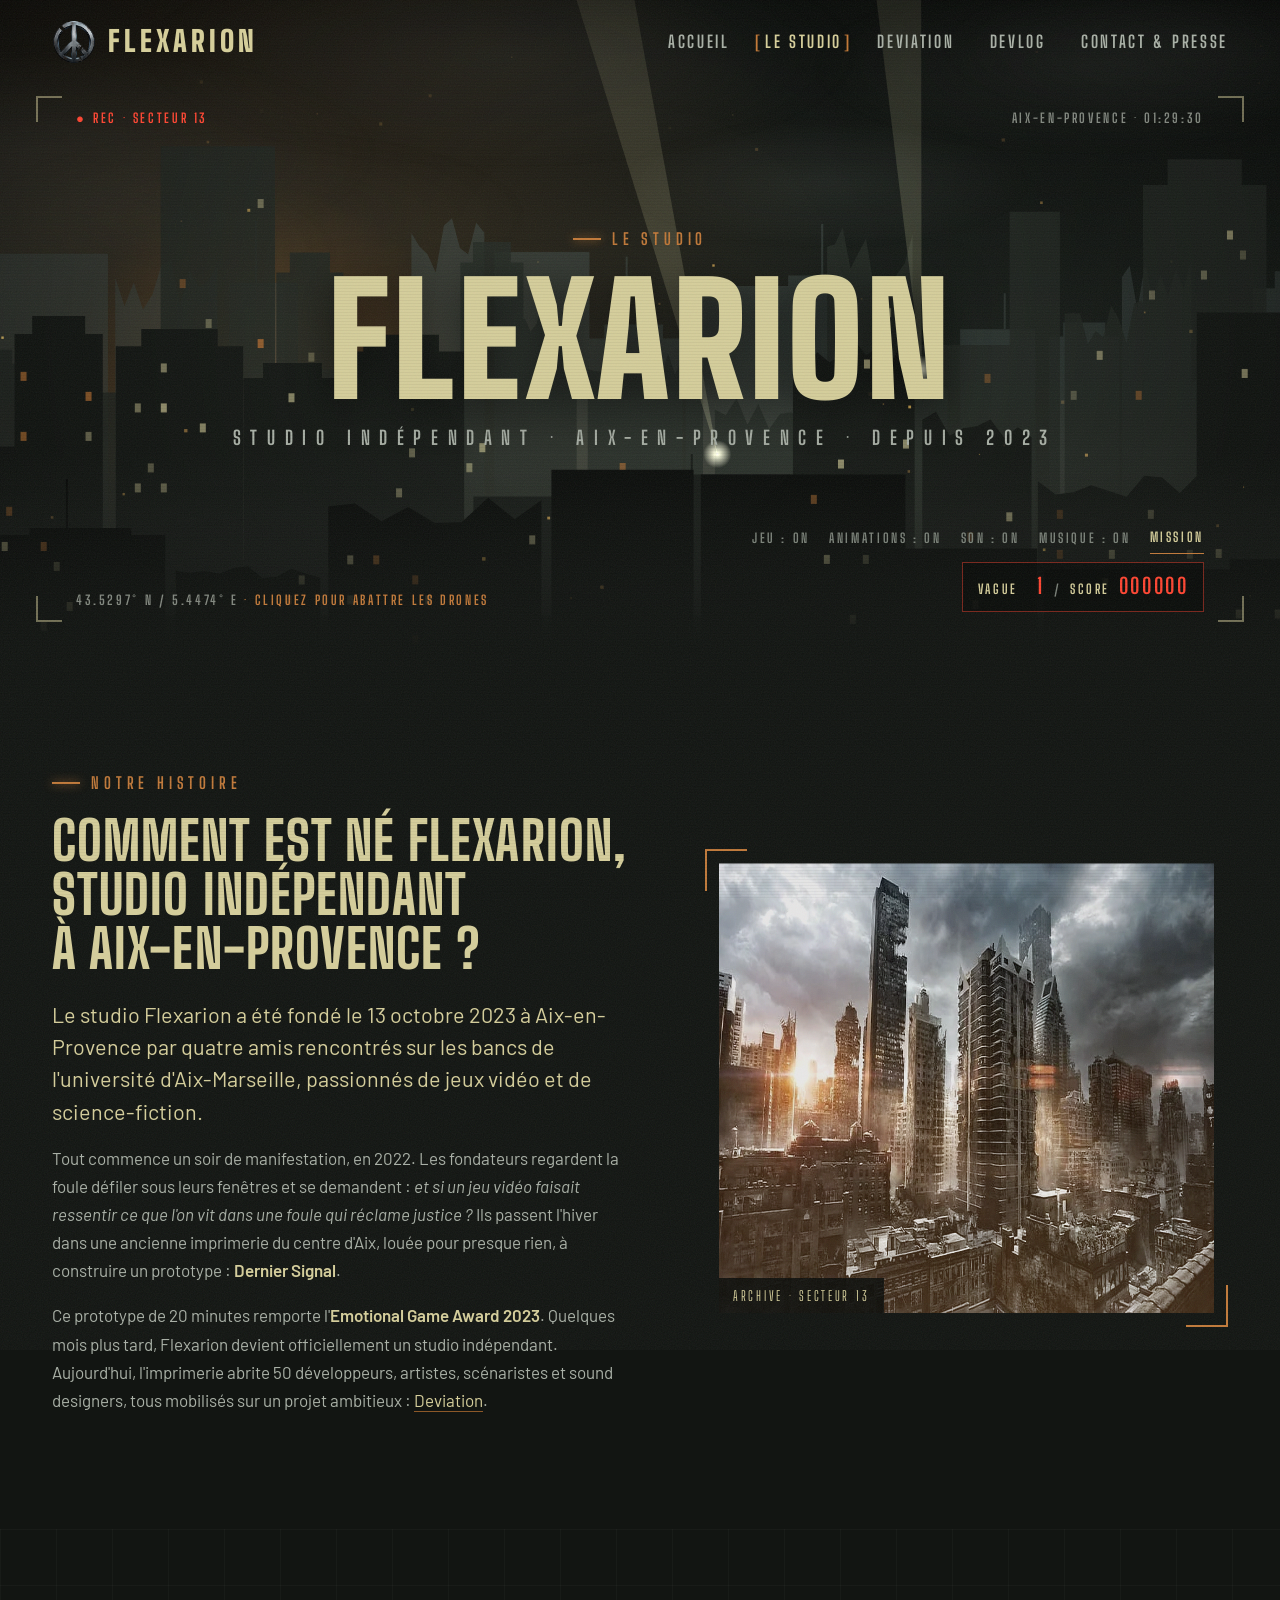
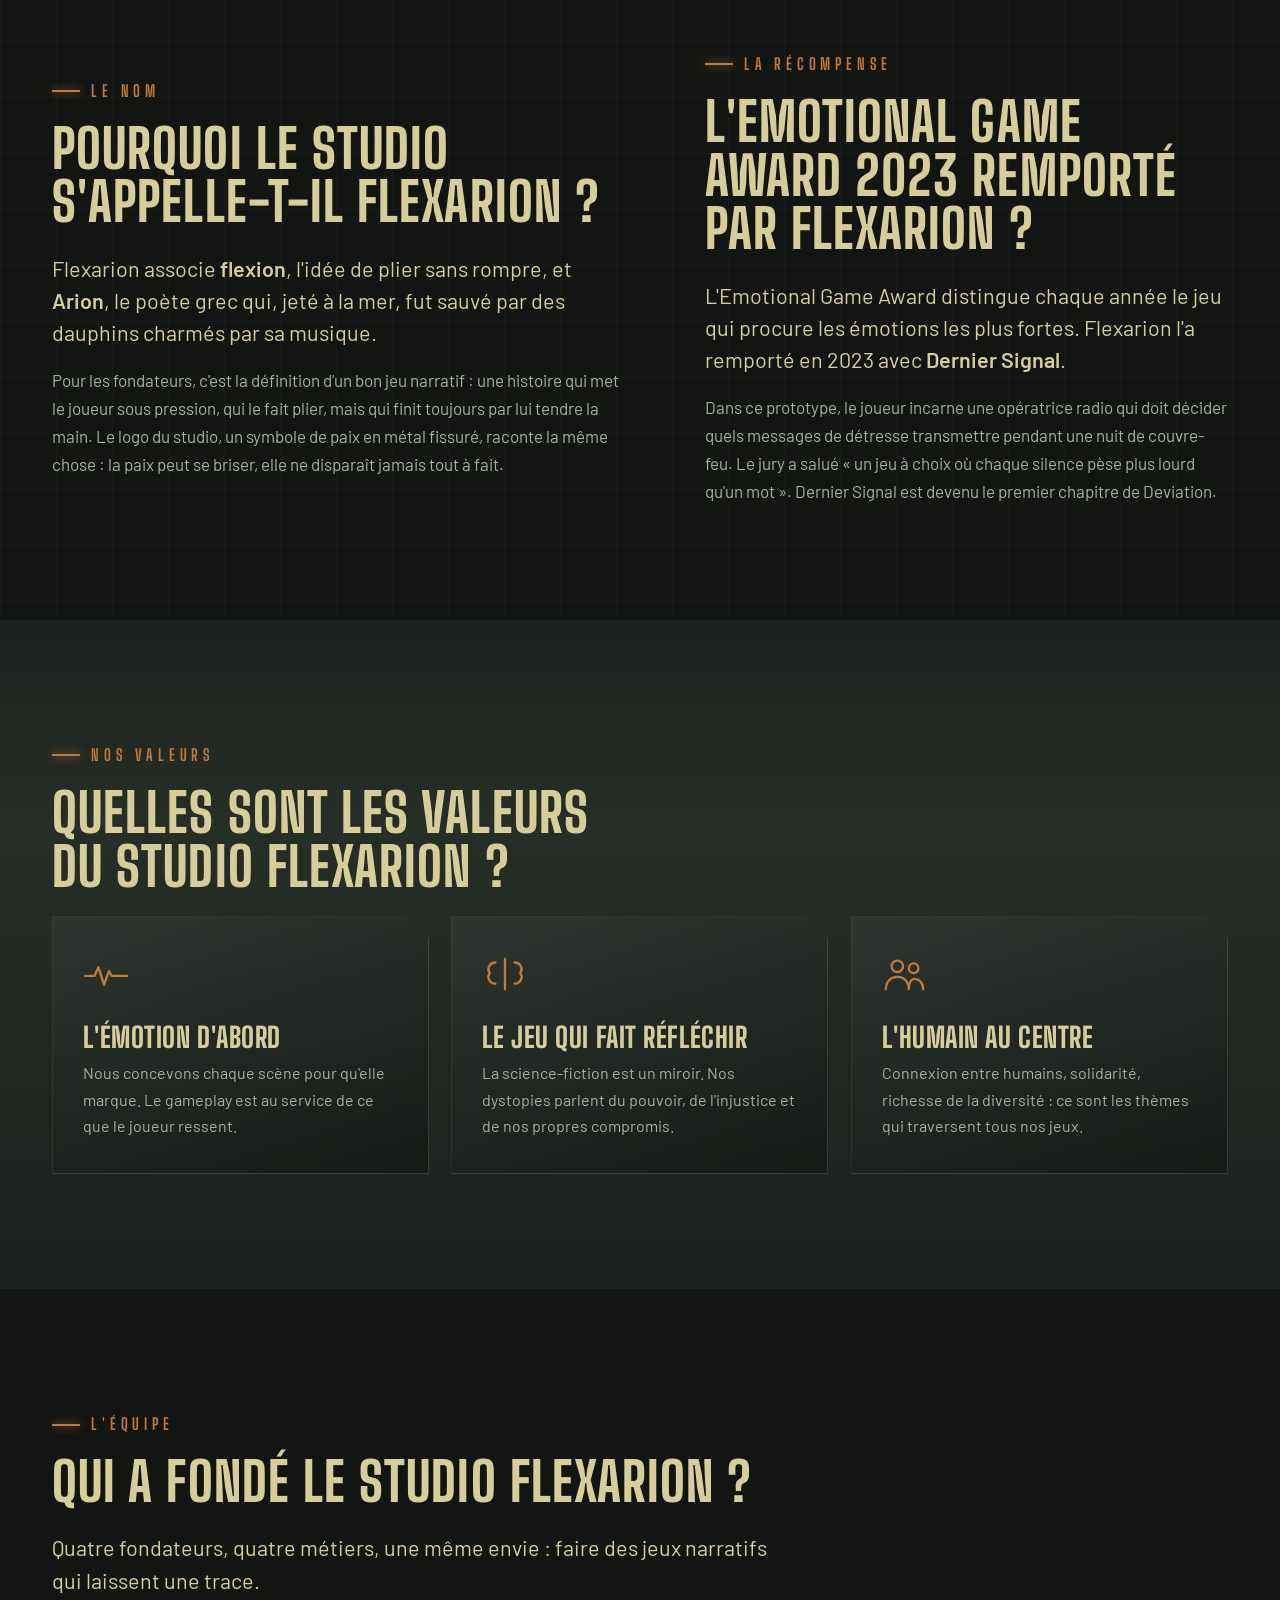
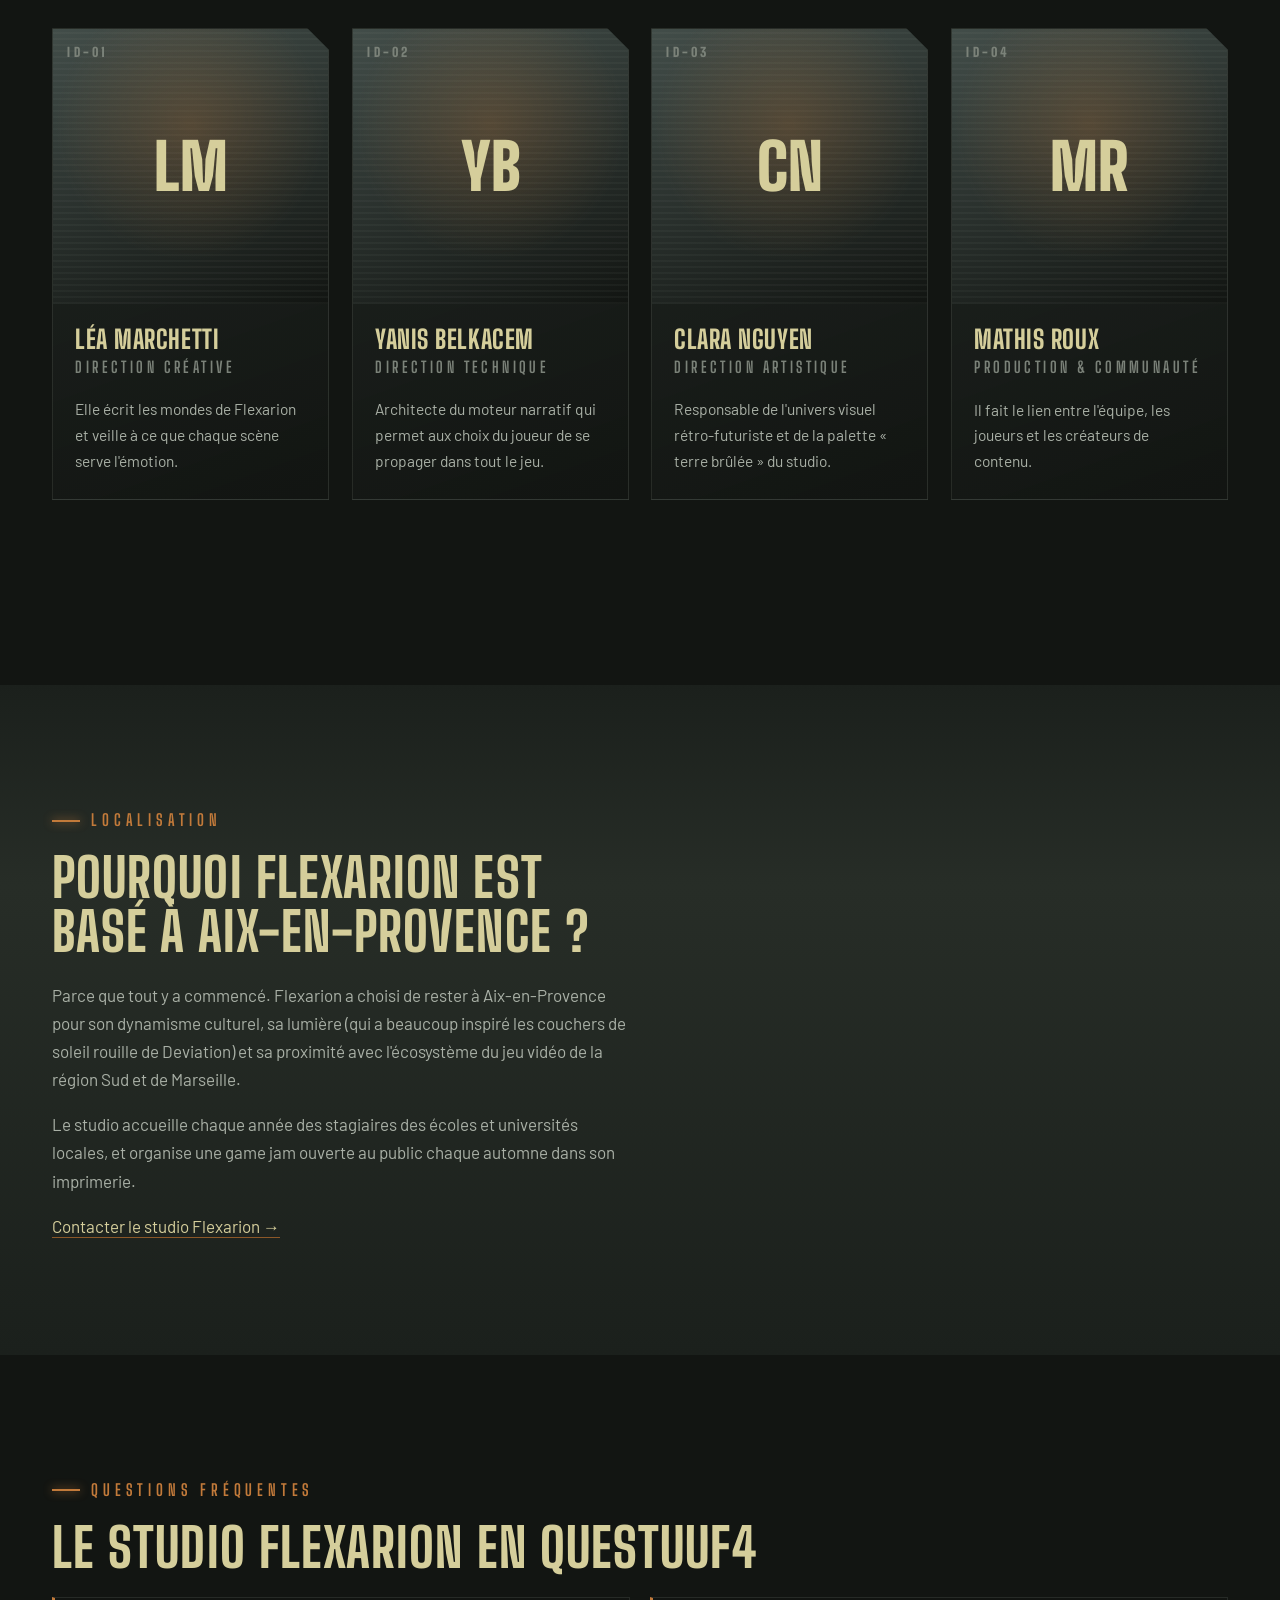
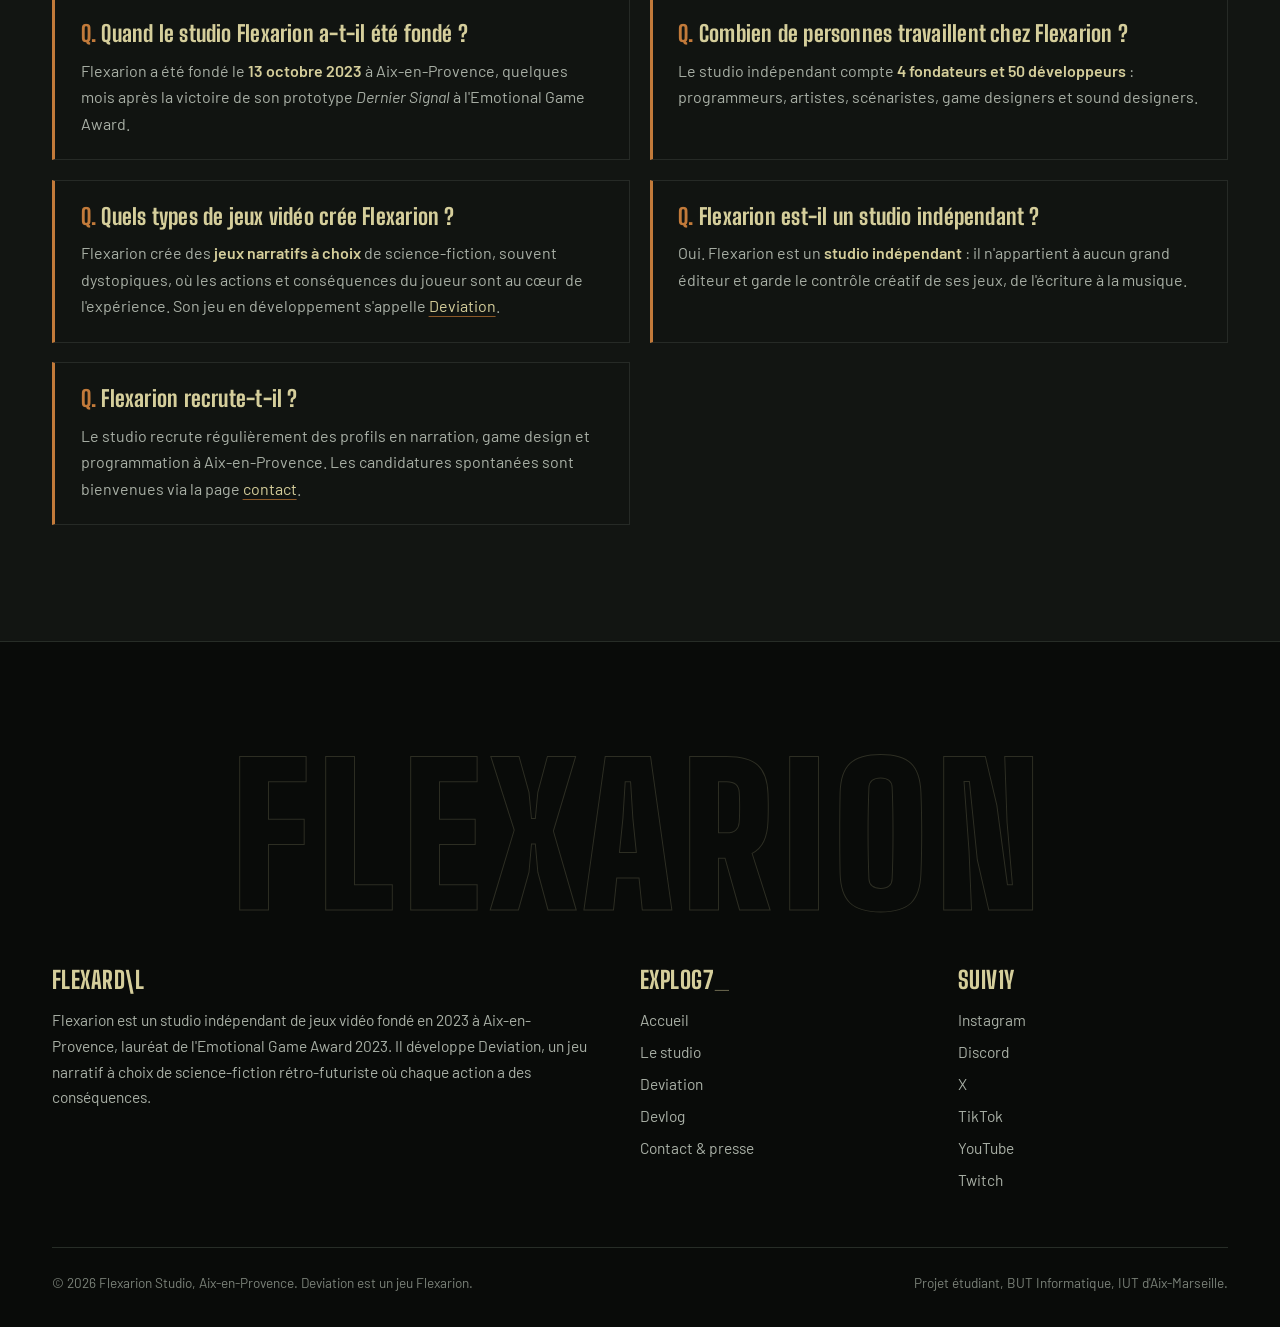
<file: studio.html>
<!DOCTYPE html>
<html lang="fr">
<head>
<meta charset="utf-8">
<meta name="msvalidate.01" content="12080D0E5B3B804837840D88B75AFF10" />
<meta name="viewport" content="width=device-width, initial-scale=1">
<title>Studio Flexarion : le studio indépendant de jeux vidéo à Aix-en-Provence</title>
<meta name="description" content="Flexarion est un studio indépendant de jeux vidéo fondé en 2023 à Aix-en-Provence, lauréat de l&#x27;Emotional Game Award. Histoire, fondateurs et valeurs du créateur de Deviation.">
<link rel="canonical" href="https://flexarion-studio.alwaysdata.net/studio.html">
<meta name="robots" content="max-image-preview:large">
<meta name="google-site-verification" content="xNbweqs_CmoCZFucB4oYpUTQKconu9AYgE9XsVh_CNM" />
<meta property="og:type" content="website">
<meta property="og:site_name" content="Flexarion">
<meta property="og:locale" content="fr_FR">
<meta property="og:title" content="Le studio Flexarion : studio indépendant de jeux vidéo à Aix-en-Provence">
<meta property="og:description" content="Flexarion est un studio indépendant de jeux vidéo fondé en 2023 à Aix-en-Provence, lauréat de l&#x27;Emotional Game Award. Histoire, fondateurs et valeurs du créateur de Deviation.">
<meta property="og:url" content="https://flexarion-studio.alwaysdata.net/studio.html">
<meta property="og:image" content="https://flexarion-studio.alwaysdata.net/assets/img/og-flexarion.jpg">
<meta name="twitter:card" content="summary_large_image">
<meta name="theme-color" content="#121512">
<link rel="icon" type="image/png" href="assets/img/favicon.png">
<link rel="apple-touch-icon" href="assets/img/apple-touch-icon.png">
<link rel="preconnect" href="https://fonts.googleapis.com">
<link rel="preconnect" href="https://fonts.gstatic.com" crossorigin>
<link href="https://fonts.googleapis.com/css2?family=Barlow:wght@400;500;600&family=Big+Shoulders+Display:wght@700;800;900&display=swap" rel="stylesheet">
<link rel="stylesheet" href="assets/style.css">
<script>try{var m=localStorage.getItem('flx-motion');if(m==='off'||(m!=='on'&&matchMedia('(prefers-reduced-motion: reduce)').matches))document.documentElement.classList.add('rm')}catch(e){}</script>
<link rel="preload" as="image" href="assets/img/logo-flexarion.webp">
<script type="application/ld+json">
{
 "@context": "https://schema.org",
 "@graph": [
  {
   "@type": "Organization",
   "@id": "https://flexarion-studio.alwaysdata.net/#studio",
   "name": "Flexarion",
   "alternateName": "Flexarion Studio",
   "url": "https://flexarion-studio.alwaysdata.net/",
   "logo": "https://flexarion-studio.alwaysdata.net/assets/img/logo-flexarion-hd.png",
   "description": "Flexarion est un studio indépendant de jeux vidéo de science-fiction basé à Aix-en-Provence.",
   "foundingDate": "2023-10-13",
   "address": {
    "@type": "PostalAddress",
    "addressLocality": "Aix-en-Provence",
    "postalCode": "13100",
    "addressRegion": "Provence-Alpes-Côte d'Azur",
    "addressCountry": "FR"
   },
   "award": "Emotional Game Award 2023"
  },
  {
   "@type": "BreadcrumbList",
   "itemListElement": [
    {
     "@type": "ListItem",
     "position": 1,
     "name": "Accueil",
     "item": "https://flexarion-studio.alwaysdata.net/"
    },
    {
     "@type": "ListItem",
     "position": 2,
     "name": "Le studio",
     "item": "https://flexarion-studio.alwaysdata.net/studio.html"
    }
   ]
  },
  {
   "@type": "FAQPage",
   "mainEntity": [
    {
     "@type": "Question",
     "name": "Quand le studio Flexarion a-t-il été fondé ?",
     "acceptedAnswer": {
      "@type": "Answer",
      "text": "Flexarion a été fondé le 13 octobre 2023 à Aix-en-Provence, quelques mois après la victoire de son prototype Dernier Signal à l'Emotional Game Award."
     }
    },
    {
     "@type": "Question",
     "name": "Combien de personnes travaillent chez Flexarion ?",
     "acceptedAnswer": {
      "@type": "Answer",
      "text": "Le studio indépendant compte 4 fondateurs et 50 développeurs : programmeurs, artistes, scénaristes, game designers et sound designers."
     }
    },
    {
     "@type": "Question",
     "name": "Quels types de jeux vidéo crée Flexarion ?",
     "acceptedAnswer": {
      "@type": "Answer",
      "text": "Flexarion crée des jeux narratifs à choix de science-fiction, souvent dystopiques, où les actions et conséquences du joueur sont au cœur de l'expérience. Son jeu en développement s'appelle Deviation."
     }
    },
    {
     "@type": "Question",
     "name": "Flexarion est-il un studio indépendant ?",
     "acceptedAnswer": {
      "@type": "Answer",
      "text": "Oui. Flexarion est un studio indépendant : il n'appartient à aucun grand éditeur et garde le contrôle créatif de ses jeux, de l'écriture à la musique."
     }
    },
    {
     "@type": "Question",
     "name": "Flexarion recrute-t-il ?",
     "acceptedAnswer": {
      "@type": "Answer",
      "text": "Le studio recrute régulièrement des profils en narration, game design et programmation à Aix-en-Provence. Les candidatures spontanées sont bienvenues via la page contact."
     }
    }
   ]
  }
 ]
}
</script>
</head>
<body>
<div class="boot" aria-hidden="true"><div class="boot-in">
 <img src="assets/img/logo-flexarion.webp" alt="Logo Flexarion, symbole de paix brisé">
 <p class="boot-line">Connexion au réseau Flexarion</p>
 <p class="boot-line">Contournement de la censure</p>
 <p class="boot-line">Chargement de Deviation</p>
 <div class="boot-bar"><i></i></div><p class="boot-pct">000%</p>
</div></div>
<div class="progress" aria-hidden="true"><i></i></div>
<div class="cursor" aria-hidden="true"></div>
<a class="skip" href="#contenu">Aller au contenu</a>
<header class="site-header">
 <div class="wrap">
  <a class="brand" href="index.html" aria-label="Flexarion, retour à l'accueil">
   <img src="assets/img/logo-flexarion.webp" alt="Logo Flexarion, symbole de paix brisé" width="42" height="42"><span>Flexarion</span>
  </a>
  <button class="menu-btn" aria-expanded="false" aria-controls="nav">Menu</button>
  <nav class="nav" id="nav" aria-label="Navigation principale"><ul><li><a href="index.html">Accueil</a></li><li><a href="studio.html" aria-current="page">Le studio</a></li><li><a href="deviation.html">Deviation</a></li><li><a href="devlog/index.html">Devlog</a></li><li><a href="contact.html">Contact & presse</a></li></ul></nav>
 </div>
</header>
<main id="contenu">

<section class="hero page-hero">
 <canvas class="city" aria-hidden="true"></canvas>
 <div class="hud"><i aria-hidden="true"></i><i aria-hidden="true"></i><i aria-hidden="true"></i><i aria-hidden="true"></i>
  <span class="tl rec" aria-hidden="true">Rec · Secteur 13</span><span class="tr" aria-hidden="true">Aix-en-Provence · <span class="hud-clock">--:--:--</span></span>
  <span class="bl" aria-hidden="true">43.5297° N / 5.4474° E<span class="hint game-ui"> · Cliquez pour abattre les drones</span></span>
  <div class="br game-ui">
   <div class="hud-row"><button class="hud-sound" type="button" aria-pressed="true">Son : on</button><button class="hud-music" type="button" aria-pressed="true">Musique : on</button><button class="hud-mission" type="button" aria-expanded="false" aria-controls="mission">Mission</button></div>
   <div class="signal" hidden><span>Signal</span><div><i></i></div></div>
   <div class="espoir" hidden><span>Espoir</span><div><i></i></div></div>
   <span class="score">Vague <b class="hud-wave">1</b><em aria-hidden="true">/</em>Score <b class="hud-score">000000</b></span>
  </div>
  <div class="boss-bar game-ui" hidden><b>La Vigie</b><div><i></i></div></div>
  <span class="bo-status game-ui" hidden></span>
  <div class="toast game-ui" role="status" aria-live="polite"></div>
 </div>
 <div class="gbanner game-ui" aria-hidden="true"></div>
 <aside class="mission game-ui" id="mission" hidden aria-label="Mission : objectifs et secrets"></aside>
 <div class="flashlight game-ui" aria-hidden="true"></div>
 <div class="cracks game-ui" aria-hidden="true"></div>
 <div class="ending game-ui" hidden role="dialog" aria-label="Fin de la partie"></div>
 <div class="wrap hero-content">
  <span class="eyebrow">Le studio</span>
  <h1><span class="glitch" data-text="Flexarion">Flexarion</span><span class="tag">Studio indépendant · Aix-en-Provence · depuis 2023</span></h1>
 </div>
</section>

<section>
 <div class="wrap grid-2">
  <div class="reveal">
   <span class="eyebrow">Notre histoire</span>
   <h2 class="scramble">Comment est né Flexarion, studio indépendant à Aix-en-Provence ?</h2>
   <p class="lead">Le studio Flexarion a été fondé le 13 octobre 2023 à Aix-en-Provence par quatre amis rencontrés sur les bancs de l'université d'Aix-Marseille, passionnés de jeux vidéo et de science-fiction.</p>
   <p>Tout commence un soir de manifestation, en 2022. Les fondateurs regardent la foule défiler sous leurs fenêtres et se demandent : <em>et si un jeu vidéo faisait ressentir ce que l'on vit dans une foule qui réclame justice ?</em> Ils passent l'hiver dans une ancienne imprimerie du centre d'Aix, louée pour presque rien, à construire un prototype : <strong>Dernier Signal</strong>.</p>
   <p>Ce prototype de 20 minutes remporte l'<strong>Emotional Game Award 2023</strong>. Quelques mois plus tard, Flexarion devient officiellement un studio indépendant. Aujourd'hui, l'imprimerie abrite 50 développeurs, artistes, scénaristes et sound designers, tous mobilisés sur un projet ambitieux : <a href="deviation.html">Deviation</a>.</p>
  </div>
  <div class="frame-wrap reveal"><figure class="framed"><picture><source srcset="assets/img/ville-deviation.webp" type="image/webp"><img src="assets/img/ville-deviation.jpg" alt="Ville dystopique en ruines sous un ciel d'orage, univers de Deviation" width="800" height="450" loading="lazy"></picture><figcaption>Archive · Secteur 13</figcaption></figure></div>
 </div>
</section>

<section class="gridbg">
 <div class="wrap grid-2">
  <div class="reveal">
   <span class="eyebrow">Le nom</span>
   <h2 class="scramble">Pourquoi le studio s'appelle-t-il Flexarion ?</h2>
   <p class="lead">Flexarion associe <strong>flexion</strong>, l'idée de plier sans rompre, et <strong>Arion</strong>, le poète grec qui, jeté à la mer, fut sauvé par des dauphins charmés par sa musique.</p>
   <p>Pour les fondateurs, c'est la définition d'un bon jeu narratif : une histoire qui met le joueur sous pression, qui le fait plier, mais qui finit toujours par lui tendre la main. Le logo du studio, un symbole de paix en métal fissuré, raconte la même chose : la paix peut se briser, elle ne disparaît jamais tout à fait.</p>
  </div>
  <div class="reveal">
   <span class="eyebrow">La récompense</span>
   <h2 class="scramble">L'Emotional Game Award 2023 remporté par Flexarion ?</h2>
   <p class="lead">L'Emotional Game Award distingue chaque année le jeu qui procure les émotions les plus fortes. Flexarion l'a remporté en 2023 avec <strong>Dernier Signal</strong>.</p>
   <p>Dans ce prototype, le joueur incarne une opératrice radio qui doit décider quels messages de détresse transmettre pendant une nuit de couvre-feu. Le jury a salué « un jeu à choix où chaque silence pèse plus lourd qu'un mot ». Dernier Signal est devenu le premier chapitre de Deviation.</p>
  </div>
 </div>
</section>

<section class="alt">
 <div class="wrap">
  <span class="eyebrow">Nos valeurs</span>
  <h2 class="scramble">Quelles sont les valeurs du studio Flexarion ?</h2>
  <div class="grid-3">
   <article class="card tilt reveal"><svg class="ico" viewBox="0 0 48 48" fill="none" stroke="currentColor" stroke-width="2.4" stroke-linejoin="round" stroke-linecap="round" aria-hidden="true"><path d="M2 26h10l4-9 6 18 5-14 3 5h16"/></svg><h3>L'émotion d'abord</h3><p>Nous concevons chaque scène pour qu'elle marque. Le gameplay est au service de ce que le joueur ressent.</p></article>
   <article class="card tilt reveal"><svg class="ico" viewBox="0 0 48 48" fill="none" stroke="currentColor" stroke-width="2.4" stroke-linejoin="round" stroke-linecap="round" aria-hidden="true"><path d="M24 8v32M14 12a7 7 0 0 0-6 11 7 7 0 0 0 6 11M34 12a7 7 0 0 1 6 11 7 7 0 0 1-6 11"/></svg><h3>Le jeu qui fait réfléchir</h3><p>La science-fiction est un miroir. Nos dystopies parlent du pouvoir, de l'injustice et de nos propres compromis.</p></article>
   <article class="card tilt reveal"><svg class="ico" viewBox="0 0 48 48" fill="none" stroke="currentColor" stroke-width="2.4" stroke-linejoin="round" stroke-linecap="round" aria-hidden="true"><circle cx="16" cy="16" r="6"/><circle cx="33" cy="18" r="5"/><path d="M4 40c0-8 5-13 12-13s12 5 12 13M28 40c0-6 2-11 6-11s9 4 9 11"/></svg><h3>L'humain au centre</h3><p>Connexion entre humains, solidarité, richesse de la diversité : ce sont les thèmes qui traversent tous nos jeux.</p></article>
  </div>
 </div>
</section>

<section>
 <div class="wrap">
  <span class="eyebrow">L'équipe</span>
  <h2 class="scramble">Qui a fondé le studio Flexarion ?</h2>
  <p class="lead" style="margin-bottom:2rem">Quatre fondateurs, quatre métiers, une même envie : faire des jeux narratifs qui laissent une trace.</p>
  <div class="team"><article class="card tilt member reveal"><div class="avatar" aria-hidden="true" data-id="01">LM</div><div class="body"><h3>Léa Marchetti</h3><p class="meta">Direction créative</p><p>Elle écrit les mondes de Flexarion et veille à ce que chaque scène serve l'émotion.</p></div></article><article class="card tilt member reveal"><div class="avatar" aria-hidden="true" data-id="02">YB</div><div class="body"><h3>Yanis Belkacem</h3><p class="meta">Direction technique</p><p>Architecte du moteur narratif qui permet aux choix du joueur de se propager dans tout le jeu.</p></div></article><article class="card tilt member reveal"><div class="avatar" aria-hidden="true" data-id="03">CN</div><div class="body"><h3>Clara Nguyen</h3><p class="meta">Direction artistique</p><p>Responsable de l'univers visuel rétro-futuriste et de la palette « terre brûlée » du studio.</p></div></article><article class="card tilt member reveal"><div class="avatar" aria-hidden="true" data-id="04">MR</div><div class="body"><h3>Mathis Roux</h3><p class="meta">Production & communauté</p><p>Il fait le lien entre l'équipe, les joueurs et les créateurs de contenu.</p></div></article></div>
 </div>
</section>

<svg class="ekg" viewBox="0 0 1200 60" preserveAspectRatio="none" aria-hidden="true"><path d="M0 30 H520 L540 30 L555 6 L570 54 L585 14 L598 40 L610 30 H1200" fill="none" stroke="currentColor" stroke-width="2"/></svg>

<section class="alt">
 <div class="wrap grid-2">
  <div class="reveal">
   <span class="eyebrow">Localisation</span>
   <h2 class="scramble">Pourquoi Flexarion est basé à Aix-en-Provence ?</h2>
   <p>Parce que tout y a commencé. Flexarion a choisi de rester à Aix-en-Provence pour son dynamisme culturel, sa lumière (qui a beaucoup inspiré les couchers de soleil rouille de Deviation) et sa proximité avec l'écosystème du jeu vidéo de la région Sud et de Marseille.</p>
   <p>Le studio accueille chaque année des stagiaires des écoles et universités locales, et organise une game jam ouverte au public chaque automne dans son imprimerie.</p>
   <p><a href="contact.html">Contacter le studio Flexarion →</a></p>
  </div>
  <iframe class="map reveal" title="Carte d'Aix-en-Provence" loading="lazy" src="https://www.openstreetmap.org/export/embed.html?bbox=5.41%2C43.51%2C5.48%2C43.55&amp;layer=mapnik"></iframe>
 </div>
</section>

<section class="faq-sec"><div class="wrap"><span class="eyebrow">Questions fréquentes</span><h2 class="scramble">Le studio Flexarion en questions</h2><div class="faq"><article class="qa reveal"><h3>Quand le studio Flexarion a-t-il été fondé ?</h3><div class="answer"><p>Flexarion a été fondé le <strong>13 octobre 2023</strong> à Aix-en-Provence, quelques mois après la victoire de son prototype <em>Dernier Signal</em> à l'Emotional Game Award.</p></div></article><article class="qa reveal"><h3>Combien de personnes travaillent chez Flexarion ?</h3><div class="answer"><p>Le studio indépendant compte <strong>4 fondateurs et 50 développeurs</strong> : programmeurs, artistes, scénaristes, game designers et sound designers.</p></div></article><article class="qa reveal"><h3>Quels types de jeux vidéo crée Flexarion ?</h3><div class="answer"><p>Flexarion crée des <strong>jeux narratifs à choix</strong> de science-fiction, souvent dystopiques, où les actions et conséquences du joueur sont au cœur de l'expérience. Son jeu en développement s'appelle <a href="deviation.html">Deviation</a>.</p></div></article><article class="qa reveal"><h3>Flexarion est-il un studio indépendant ?</h3><div class="answer"><p>Oui. Flexarion est un <strong>studio indépendant</strong> : il n'appartient à aucun grand éditeur et garde le contrôle créatif de ses jeux, de l'écriture à la musique.</p></div></article><article class="qa reveal"><h3>Flexarion recrute-t-il ?</h3><div class="answer"><p>Le studio recrute régulièrement des profils en narration, game design et programmation à Aix-en-Provence. Les candidatures spontanées sont bienvenues via la page <a href="contact.html">contact</a>.</p></div></article></div></div></section>

</main>
<footer class="site-footer">
 <svg class="ekg" viewBox="0 0 1200 60" preserveAspectRatio="none" aria-hidden="true"><path d="M0 30 H520 L540 30 L555 6 L570 54 L585 14 L598 40 L610 30 H1200" fill="none" stroke="currentColor" stroke-width="2"/></svg>
 <div class="wrap">
  <p class="big" aria-hidden="true">Flexarion</p>
  <div class="cols">
   <div>
    <h2 class="scramble">Flexarion</h2>
    <p>Flexarion est un studio indépendant de jeux vidéo fondé en 2023 à Aix-en-Provence, lauréat de l'Emotional Game Award 2023. Il développe Deviation, un jeu narratif à choix de science-fiction rétro-futuriste où chaque action a des conséquences.</p>
   </div>
   <div>
    <h2 class="scramble">Explorer</h2>
    <ul><li><a href="index.html">Accueil</a></li><li><a href="studio.html">Le studio</a></li><li><a href="deviation.html">Deviation</a></li><li><a href="devlog/index.html">Devlog</a></li><li><a href="contact.html">Contact & presse</a></li></ul>
   </div>
   <div>
    <h2 class="scramble">Suivre</h2>
    <ul>
     <li><a href="https://www.instagram.com/" rel="noopener">Instagram</a></li>
     <li><a href="https://discord.com/" rel="noopener">Discord</a></li>
     <li><a href="https://x.com/" rel="noopener">X</a></li>
     <li><a href="https://www.tiktok.com/" rel="noopener">TikTok</a></li>
     <li><a href="https://www.youtube.com/" rel="noopener">YouTube</a></li>
     <li><a href="https://www.twitch.tv/" rel="noopener">Twitch</a></li>
    </ul>
   </div>
  </div>
  <div class="legal"><span>© 2026 Flexarion Studio, Aix-en-Provence. Deviation est un jeu Flexarion.</span><span>Projet étudiant, BUT Informatique, IUT d'Aix-Marseille.</span></div>
 </div>
</footer>
<script src="assets/site.js" defer></script>
</body>
</html>
</file>
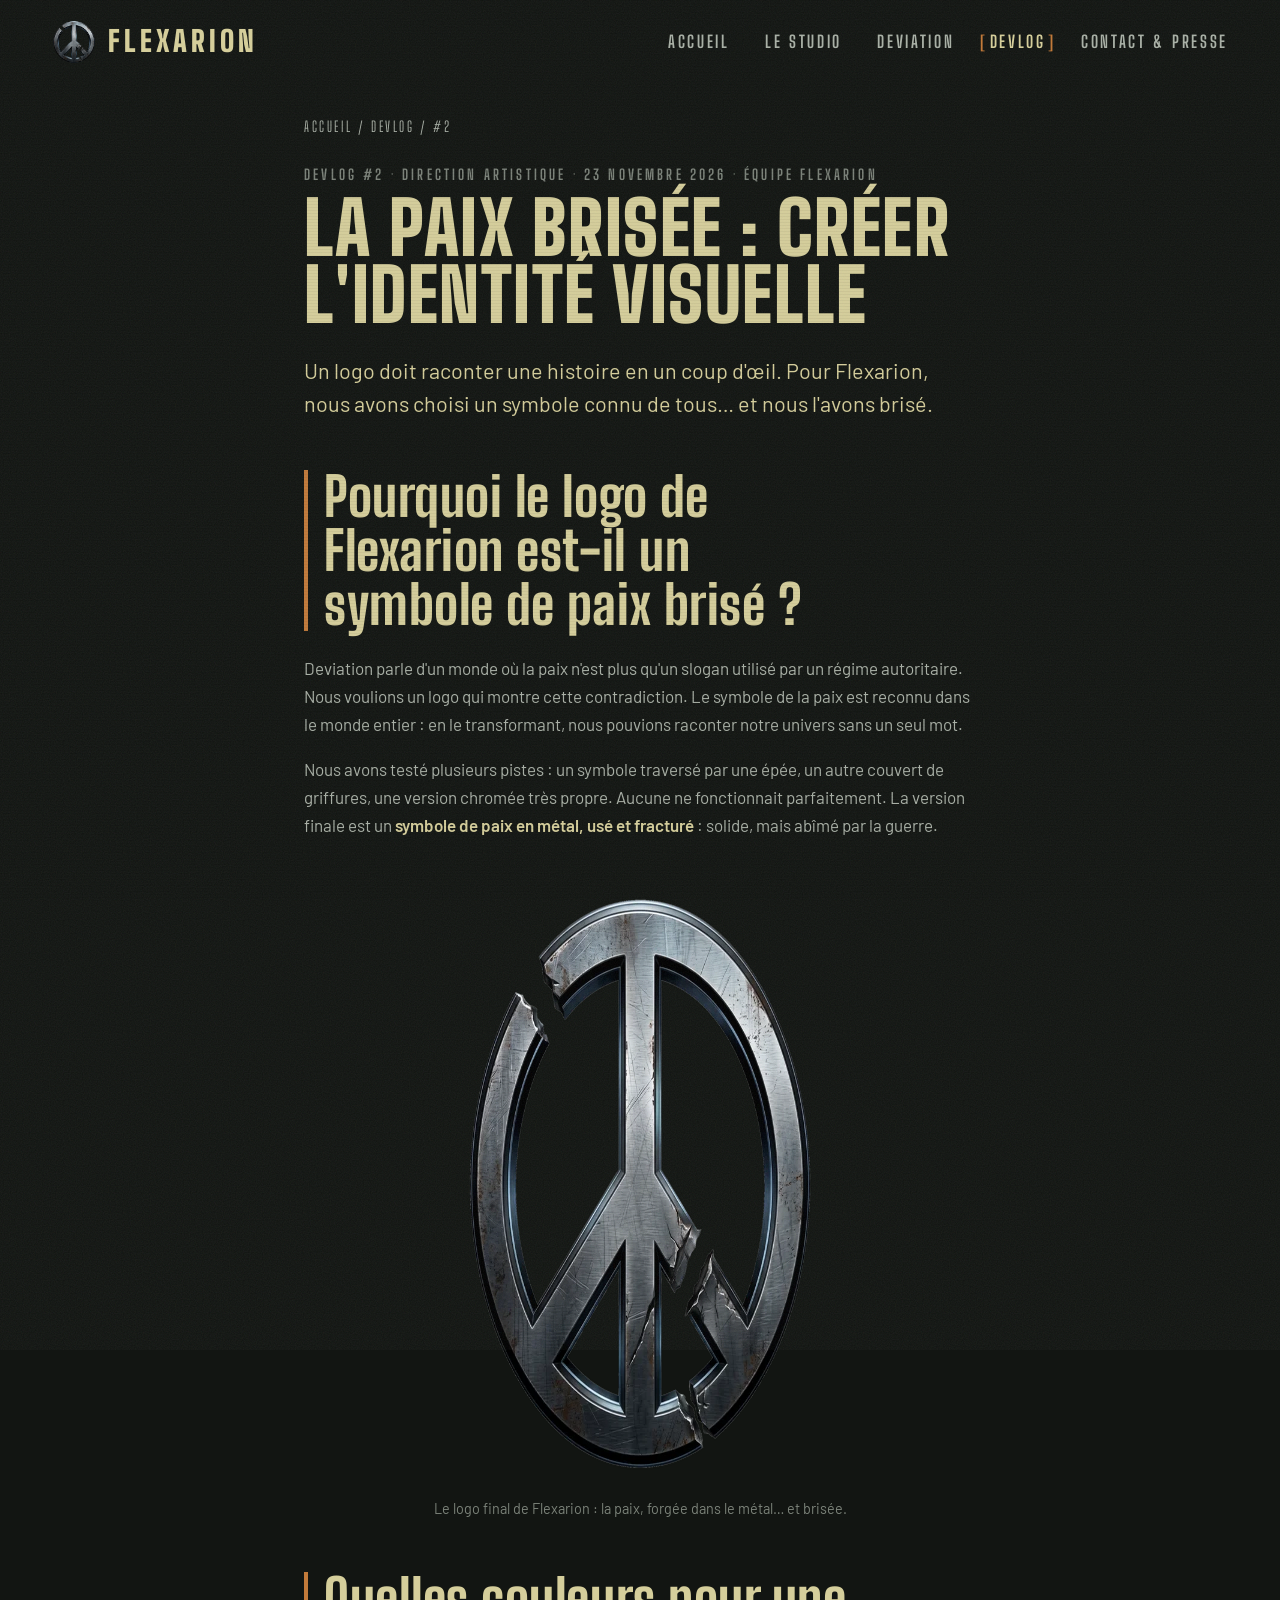
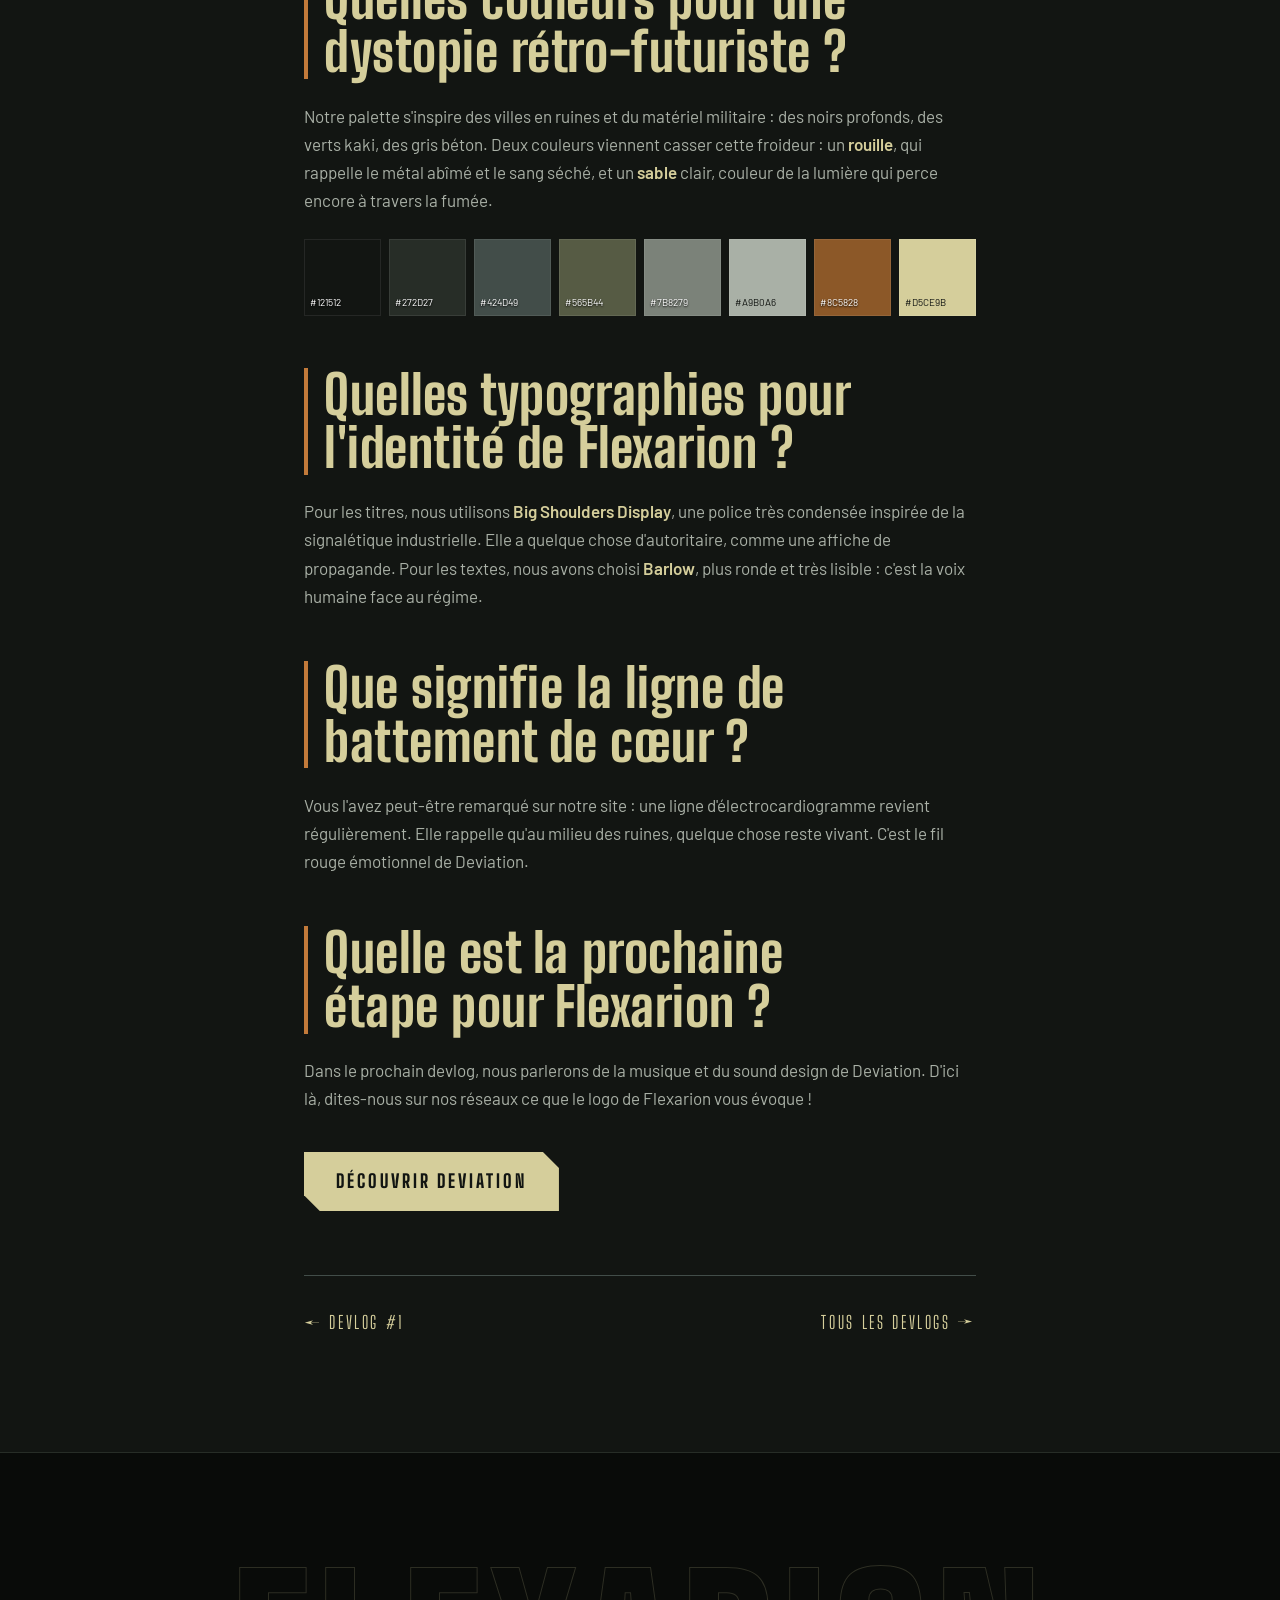
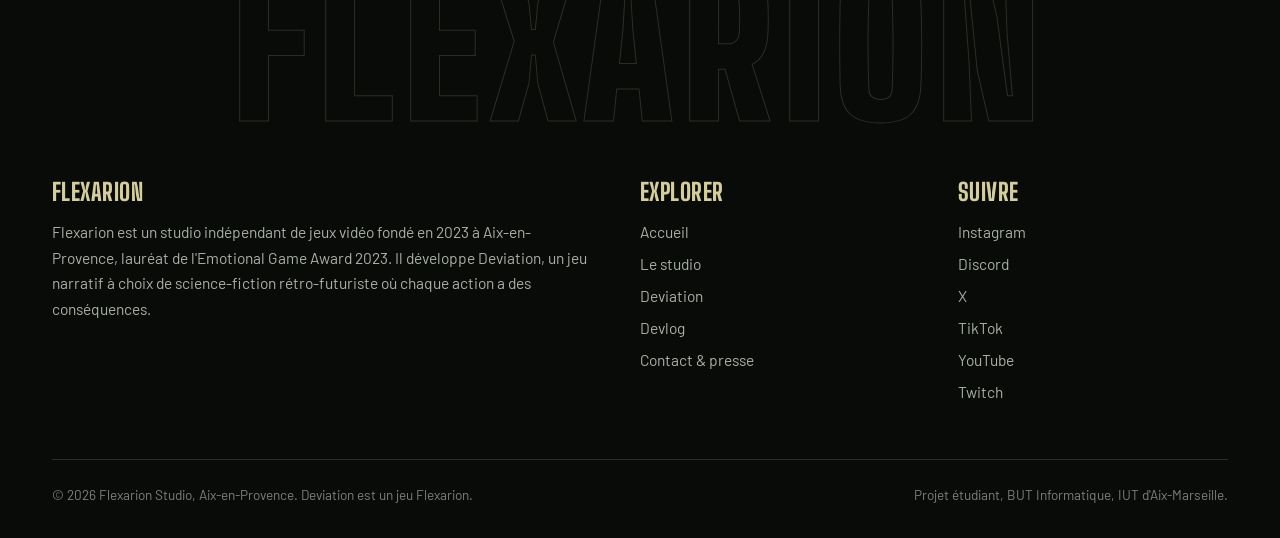
<file: devlog/identite-visuelle-paix-brisee.html>
<!DOCTYPE html>
<html lang="fr">
<head>
<meta charset="utf-8">
<meta name="msvalidate.01" content="12080D0E5B3B804837840D88B75AFF10" />
<meta name="viewport" content="width=device-width, initial-scale=1">
<title>Devlog #2 : l&#x27;identité visuelle de Flexarion, la paix brisée</title>
<meta name="description" content="Deuxième devlog de Flexarion : les coulisses de notre logo en forme de symbole de paix brisé, de notre palette de couleurs et de nos typographies.">
<link rel="canonical" href="https://flexarion-studio.alwaysdata.net/devlog/identite-visuelle-paix-brisee.html">
<meta name="robots" content="max-image-preview:large">
<meta name="google-site-verification" content="xNbweqs_CmoCZFucB4oYpUTQKconu9AYgE9XsVh_CNM" />
<meta property="og:type" content="article">
<meta property="og:site_name" content="Flexarion">
<meta property="og:locale" content="fr_FR">
<meta property="og:title" content="Devlog #2 : l&#x27;identité visuelle de Flexarion, la paix brisée">
<meta property="og:description" content="Deuxième devlog de Flexarion : les coulisses de notre logo en forme de symbole de paix brisé, de notre palette de couleurs et de nos typographies.">
<meta property="og:url" content="https://flexarion-studio.alwaysdata.net/devlog/identite-visuelle-paix-brisee.html">
<meta property="og:image" content="https://flexarion-studio.alwaysdata.net/assets/img/og-flexarion.jpg">
<meta name="twitter:card" content="summary_large_image">
<meta name="theme-color" content="#121512">
<link rel="icon" type="image/png" href="../assets/img/favicon.png">
<link rel="apple-touch-icon" href="../assets/img/apple-touch-icon.png">
<link rel="preconnect" href="https://fonts.googleapis.com">
<link rel="preconnect" href="https://fonts.gstatic.com" crossorigin>
<link href="https://fonts.googleapis.com/css2?family=Barlow:wght@400;500;600&family=Big+Shoulders+Display:wght@700;800;900&display=swap" rel="stylesheet">
<link rel="stylesheet" href="../assets/style.css">
<script>try{var m=localStorage.getItem('flx-motion');if(m==='off'||(m!=='on'&&matchMedia('(prefers-reduced-motion: reduce)').matches))document.documentElement.classList.add('rm')}catch(e){}</script>
<link rel="preload" as="image" href="../assets/img/logo-flexarion.webp">
<script type="application/ld+json">
{
 "@context": "https://schema.org",
 "@graph": [
  {
   "@type": "Organization",
   "@id": "https://flexarion-studio.alwaysdata.net/#studio",
   "name": "Flexarion",
   "alternateName": "Flexarion Studio",
   "url": "https://flexarion-studio.alwaysdata.net/",
   "logo": "https://flexarion-studio.alwaysdata.net/assets/img/logo-flexarion-hd.png",
   "description": "Flexarion est un studio indépendant de jeux vidéo de science-fiction basé à Aix-en-Provence.",
   "foundingDate": "2023-10-13",
   "address": {
    "@type": "PostalAddress",
    "addressLocality": "Aix-en-Provence",
    "postalCode": "13100",
    "addressRegion": "Provence-Alpes-Côte d'Azur",
    "addressCountry": "FR"
   },
   "award": "Emotional Game Award 2023"
  },
  {
   "@type": "BlogPosting",
   "headline": "La paix brisée : créer l'identité visuelle",
   "description": "Deuxième devlog de Flexarion : les coulisses de notre logo en forme de symbole de paix brisé, de notre palette de couleurs et de nos typographies.",
   "datePublished": "2026-11-23",
   "dateModified": "2026-11-23",
   "inLanguage": "fr",
   "image": "https://flexarion-studio.alwaysdata.net/assets/img/logo-flexarion.png",
   "url": "https://flexarion-studio.alwaysdata.net/devlog/identite-visuelle-paix-brisee.html",
   "author": {
    "@id": "https://flexarion-studio.alwaysdata.net/#studio"
   },
   "publisher": {
    "@id": "https://flexarion-studio.alwaysdata.net/#studio"
   },
   "about": {
    "@id": "https://flexarion-studio.alwaysdata.net/deviation.html#jeu"
   }
  },
  {
   "@type": "BreadcrumbList",
   "itemListElement": [
    {
     "@type": "ListItem",
     "position": 1,
     "name": "Accueil",
     "item": "https://flexarion-studio.alwaysdata.net/"
    },
    {
     "@type": "ListItem",
     "position": 2,
     "name": "Devlog",
     "item": "https://flexarion-studio.alwaysdata.net/devlog/"
    },
    {
     "@type": "ListItem",
     "position": 3,
     "name": "La paix brisée : créer l'identité visuelle",
     "item": "https://flexarion-studio.alwaysdata.net/devlog/identite-visuelle-paix-brisee.html"
    }
   ]
  }
 ]
}
</script>
</head>
<body>
<div class="boot" aria-hidden="true"><div class="boot-in">
 <img src="../assets/img/logo-flexarion.webp" alt="Logo Flexarion, symbole de paix brisé">
 <p class="boot-line">Connexion au réseau Flexarion</p>
 <p class="boot-line">Contournement de la censure</p>
 <p class="boot-line">Chargement de Deviation</p>
 <div class="boot-bar"><i></i></div><p class="boot-pct">000%</p>
</div></div>
<div class="progress" aria-hidden="true"><i></i></div>
<div class="cursor" aria-hidden="true"></div>
<a class="skip" href="#contenu">Aller au contenu</a>
<header class="site-header">
 <div class="wrap">
  <a class="brand" href="../index.html" aria-label="Flexarion, retour à l'accueil">
   <img src="../assets/img/logo-flexarion.webp" alt="Logo Flexarion, symbole de paix brisé" width="42" height="42"><span>Flexarion</span>
  </a>
  <button class="menu-btn" aria-expanded="false" aria-controls="nav">Menu</button>
  <nav class="nav" id="nav" aria-label="Navigation principale"><ul><li><a href="../index.html">Accueil</a></li><li><a href="../studio.html">Le studio</a></li><li><a href="../deviation.html">Deviation</a></li><li><a href="../devlog/index.html" aria-current="page">Devlog</a></li><li><a href="../contact.html">Contact & presse</a></li></ul></nav>
 </div>
</header>
<main id="contenu">

<section>
 <article class="wrap article">
  <p class="breadcrumb"><a href="../index.html">Accueil</a> / <a href="index.html">Devlog</a> / #2</p>
  <p class="meta">Devlog #2 · Direction artistique · <time datetime="2026-11-23">23 novembre 2026</time> · Équipe Flexarion</p>
  <h1 style="font-size:clamp(2.6rem,6vw,4.6rem);margin-bottom:1.5rem">La paix brisée : créer l'identité visuelle</h1>
  <p class="lead">Un logo doit raconter une histoire en un coup d'œil. Pour Flexarion, nous avons choisi un symbole connu de tous… et nous l'avons brisé.</p>
  
<h2 class="scramble">Pourquoi le logo de Flexarion est-il un symbole de paix brisé ?</h2>
<p>Deviation parle d'un monde où la paix n'est plus qu'un slogan utilisé par un régime autoritaire. Nous voulions un logo qui montre cette contradiction. Le symbole de la paix est reconnu dans le monde entier : en le transformant, nous pouvions raconter notre univers sans un seul mot.</p>
<p>Nous avons testé plusieurs pistes : un symbole traversé par une épée, un autre couvert de griffures, une version chromée très propre. Aucune ne fonctionnait parfaitement. La version finale est un <strong>symbole de paix en métal, usé et fracturé</strong> : solide, mais abîmé par la guerre.</p>

<figure>
 <img src="../assets/img/logo-flexarion.webp" alt="Logo de Flexarion : symbole de paix en métal brisé" width="600" height="600" loading="lazy" style="max-width:360px;margin:0 auto">
 <figcaption>Le logo final de Flexarion : la paix, forgée dans le métal… et brisée.</figcaption>
</figure>

<h2 class="scramble">Quelles couleurs pour une dystopie rétro-futuriste ?</h2>
<p>Notre palette s'inspire des villes en ruines et du matériel militaire : des noirs profonds, des verts kaki, des gris béton. Deux couleurs viennent casser cette froideur : un <strong>rouille</strong>, qui rappelle le métal abîmé et le sang séché, et un <strong>sable</strong> clair, couleur de la lumière qui perce encore à travers la fumée.</p>
<div class="swatches" aria-label="Palette de couleurs de Flexarion">
 <span style="background:#121512">#121512</span><span style="background:#272D27">#272D27</span><span style="background:#424D49">#424D49</span><span style="background:#565B44">#565B44</span>
 <span style="background:#7B8279">#7B8279</span><span style="background:#A9B0A6;color:#121512;text-shadow:none">#A9B0A6</span><span style="background:#8C5828">#8C5828</span><span style="background:#D5CE9B;color:#121512;text-shadow:none">#D5CE9B</span>
</div>

<h2 class="scramble">Quelles typographies pour l'identité de Flexarion ?</h2>
<p>Pour les titres, nous utilisons <strong>Big Shoulders Display</strong>, une police très condensée inspirée de la signalétique industrielle. Elle a quelque chose d'autoritaire, comme une affiche de propagande. Pour les textes, nous avons choisi <strong>Barlow</strong>, plus ronde et très lisible : c'est la voix humaine face au régime.</p>

<h2 class="scramble">Que signifie la ligne de battement de cœur ?</h2>
<p>Vous l'avez peut-être remarqué sur notre site : une ligne d'électrocardiogramme revient régulièrement. Elle rappelle qu'au milieu des ruines, quelque chose reste vivant. C'est le fil rouge émotionnel de Deviation.</p>

<h2 class="scramble">Quelle est la prochaine étape pour Flexarion ?</h2>
<p>Dans le prochain devlog, nous parlerons de la musique et du sound design de Deviation. D'ici là, dites-nous sur nos réseaux ce que le logo de Flexarion vous évoque !</p>

  <p style="margin-top:2.5rem"><a class="btn" href="../deviation.html">Découvrir Deviation</a></p>
  <nav class="post-nav" aria-label="Autres devlogs"><span><a href="naissance-de-deviation.html">← Devlog #1</a></span><span><a href="index.html">Tous les devlogs →</a></span></nav>
 </article>
</section>

</main>
<footer class="site-footer">
 <svg class="ekg" viewBox="0 0 1200 60" preserveAspectRatio="none" aria-hidden="true"><path d="M0 30 H520 L540 30 L555 6 L570 54 L585 14 L598 40 L610 30 H1200" fill="none" stroke="currentColor" stroke-width="2"/></svg>
 <div class="wrap">
  <p class="big" aria-hidden="true">Flexarion</p>
  <div class="cols">
   <div>
    <h2 class="scramble">Flexarion</h2>
    <p>Flexarion est un studio indépendant de jeux vidéo fondé en 2023 à Aix-en-Provence, lauréat de l'Emotional Game Award 2023. Il développe Deviation, un jeu narratif à choix de science-fiction rétro-futuriste où chaque action a des conséquences.</p>
   </div>
   <div>
    <h2 class="scramble">Explorer</h2>
    <ul><li><a href="../index.html">Accueil</a></li><li><a href="../studio.html">Le studio</a></li><li><a href="../deviation.html">Deviation</a></li><li><a href="../devlog/index.html">Devlog</a></li><li><a href="../contact.html">Contact & presse</a></li></ul>
   </div>
   <div>
    <h2 class="scramble">Suivre</h2>
    <ul>
     <li><a href="https://www.instagram.com/" rel="noopener">Instagram</a></li>
     <li><a href="https://discord.com/" rel="noopener">Discord</a></li>
     <li><a href="https://x.com/" rel="noopener">X</a></li>
     <li><a href="https://www.tiktok.com/" rel="noopener">TikTok</a></li>
     <li><a href="https://www.youtube.com/" rel="noopener">YouTube</a></li>
     <li><a href="https://www.twitch.tv/" rel="noopener">Twitch</a></li>
    </ul>
   </div>
  </div>
  <div class="legal"><span>© 2026 Flexarion Studio, Aix-en-Provence. Deviation est un jeu Flexarion.</span><span>Projet étudiant, BUT Informatique, IUT d'Aix-Marseille.</span></div>
 </div>
</footer>
<script src="../assets/site.js" defer></script>
</body>
</html>
</file>
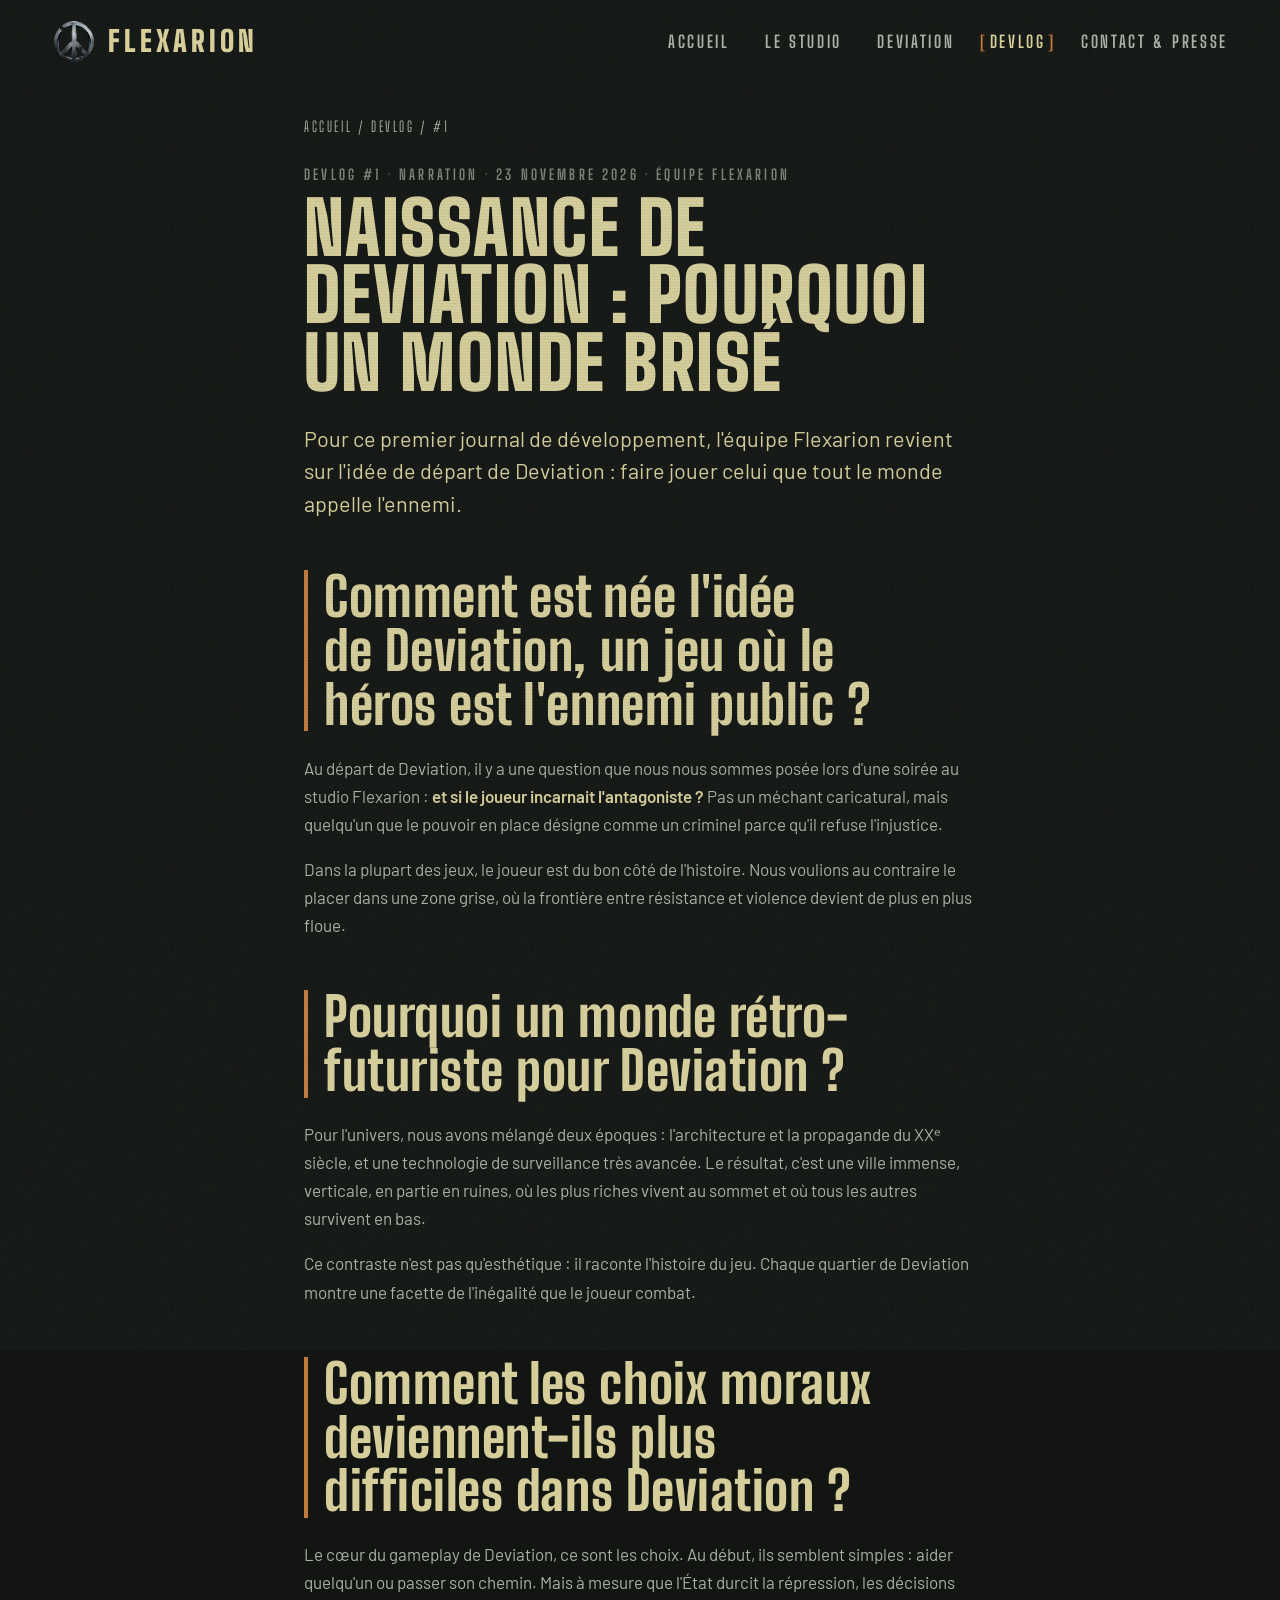
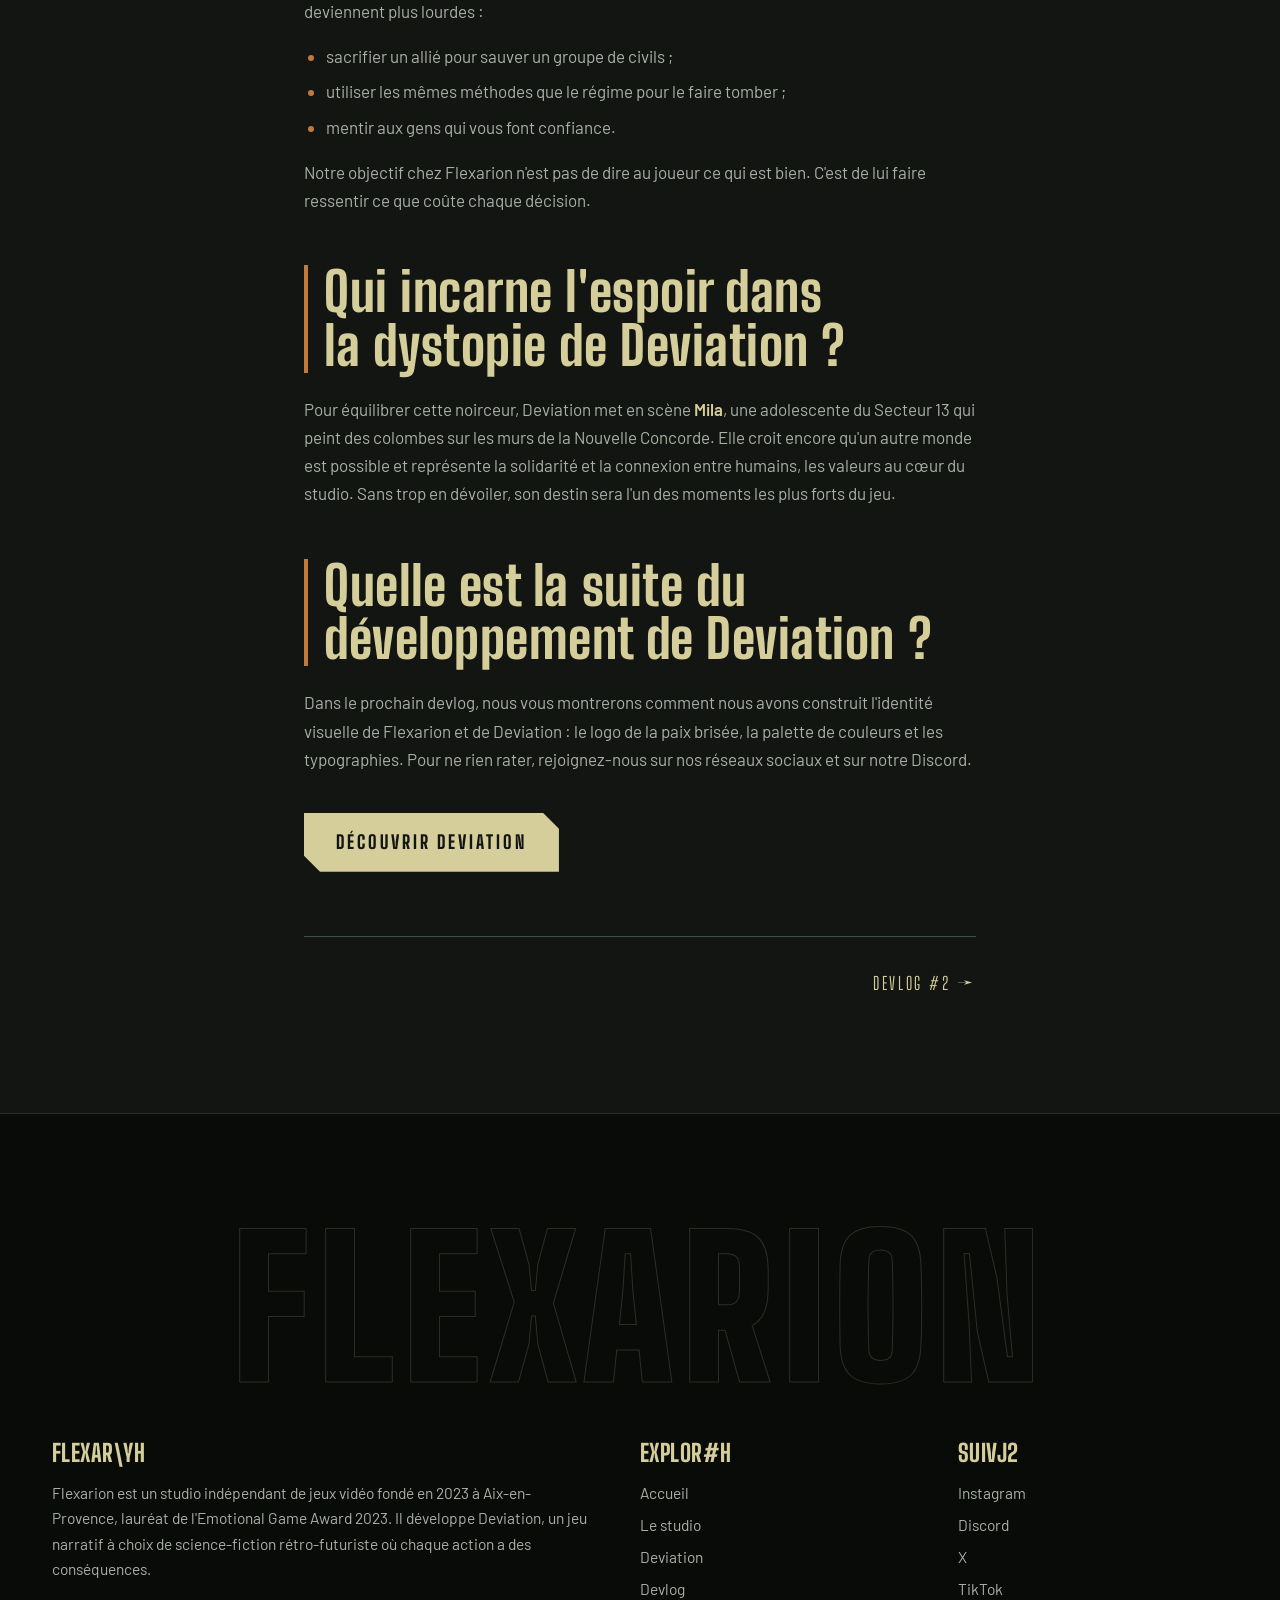
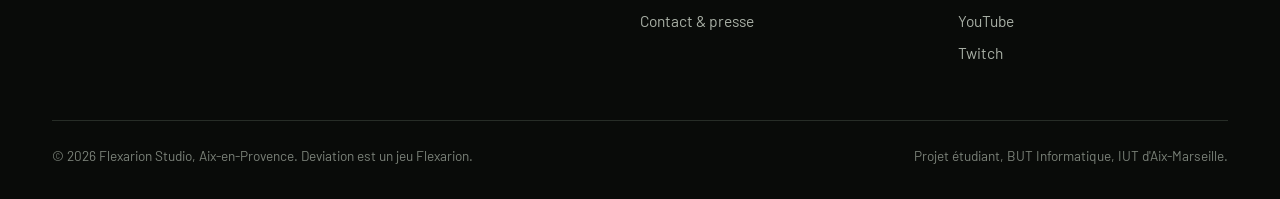
<file: devlog/naissance-de-deviation.html>
<!DOCTYPE html>
<html lang="fr">
<head>
<meta charset="utf-8">
<meta name="msvalidate.01" content="12080D0E5B3B804837840D88B75AFF10" />
<meta name="viewport" content="width=device-width, initial-scale=1">
<title>Devlog #1 : la naissance de Deviation, le jeu narratif à choix de Flexarion</title>
<meta name="description" content="Premier devlog du studio Flexarion : comment l&#x27;équipe a imaginé Deviation, un jeu d&#x27;aventure narratif où le héros est l&#x27;ennemi public d&#x27;un État oppressif.">
<link rel="canonical" href="https://flexarion-studio.alwaysdata.net/devlog/naissance-de-deviation.html">
<meta name="robots" content="max-image-preview:large">
<meta name="google-site-verification" content="xNbweqs_CmoCZFucB4oYpUTQKconu9AYgE9XsVh_CNM" />
<meta property="og:type" content="article">
<meta property="og:site_name" content="Flexarion">
<meta property="og:locale" content="fr_FR">
<meta property="og:title" content="Devlog #1 : la naissance de Deviation, le jeu narratif à choix de Flexarion">
<meta property="og:description" content="Premier devlog du studio Flexarion : comment l&#x27;équipe a imaginé Deviation, un jeu d&#x27;aventure narratif où le héros est l&#x27;ennemi public d&#x27;un État oppressif.">
<meta property="og:url" content="https://flexarion-studio.alwaysdata.net/devlog/naissance-de-deviation.html">
<meta property="og:image" content="https://flexarion-studio.alwaysdata.net/assets/img/og-flexarion.jpg">
<meta name="twitter:card" content="summary_large_image">
<meta name="theme-color" content="#121512">
<link rel="icon" type="image/png" href="../assets/img/favicon.png">
<link rel="apple-touch-icon" href="../assets/img/apple-touch-icon.png">
<link rel="preconnect" href="https://fonts.googleapis.com">
<link rel="preconnect" href="https://fonts.gstatic.com" crossorigin>
<link href="https://fonts.googleapis.com/css2?family=Barlow:wght@400;500;600&family=Big+Shoulders+Display:wght@700;800;900&display=swap" rel="stylesheet">
<link rel="stylesheet" href="../assets/style.css">
<script>try{var m=localStorage.getItem('flx-motion');if(m==='off'||(m!=='on'&&matchMedia('(prefers-reduced-motion: reduce)').matches))document.documentElement.classList.add('rm')}catch(e){}</script>
<link rel="preload" as="image" href="../assets/img/logo-flexarion.webp">
<script type="application/ld+json">
{
 "@context": "https://schema.org",
 "@graph": [
  {
   "@type": "Organization",
   "@id": "https://flexarion-studio.alwaysdata.net/#studio",
   "name": "Flexarion",
   "alternateName": "Flexarion Studio",
   "url": "https://flexarion-studio.alwaysdata.net/",
   "logo": "https://flexarion-studio.alwaysdata.net/assets/img/logo-flexarion-hd.png",
   "description": "Flexarion est un studio indépendant de jeux vidéo de science-fiction basé à Aix-en-Provence.",
   "foundingDate": "2023-10-13",
   "address": {
    "@type": "PostalAddress",
    "addressLocality": "Aix-en-Provence",
    "postalCode": "13100",
    "addressRegion": "Provence-Alpes-Côte d'Azur",
    "addressCountry": "FR"
   },
   "award": "Emotional Game Award 2023"
  },
  {
   "@type": "BlogPosting",
   "headline": "Naissance de Deviation : pourquoi un monde brisé",
   "description": "Premier devlog du studio Flexarion : comment l'équipe a imaginé Deviation, un jeu d'aventure narratif où le héros est l'ennemi public d'un État oppressif.",
   "datePublished": "2026-11-23",
   "dateModified": "2026-11-23",
   "inLanguage": "fr",
   "image": "https://flexarion-studio.alwaysdata.net/assets/img/ville-deviation.jpg",
   "url": "https://flexarion-studio.alwaysdata.net/devlog/naissance-de-deviation.html",
   "author": {
    "@id": "https://flexarion-studio.alwaysdata.net/#studio"
   },
   "publisher": {
    "@id": "https://flexarion-studio.alwaysdata.net/#studio"
   },
   "about": {
    "@id": "https://flexarion-studio.alwaysdata.net/deviation.html#jeu"
   }
  },
  {
   "@type": "BreadcrumbList",
   "itemListElement": [
    {
     "@type": "ListItem",
     "position": 1,
     "name": "Accueil",
     "item": "https://flexarion-studio.alwaysdata.net/"
    },
    {
     "@type": "ListItem",
     "position": 2,
     "name": "Devlog",
     "item": "https://flexarion-studio.alwaysdata.net/devlog/"
    },
    {
     "@type": "ListItem",
     "position": 3,
     "name": "Naissance de Deviation : pourquoi un monde brisé",
     "item": "https://flexarion-studio.alwaysdata.net/devlog/naissance-de-deviation.html"
    }
   ]
  }
 ]
}
</script>
</head>
<body>
<div class="boot" aria-hidden="true"><div class="boot-in">
 <img src="../assets/img/logo-flexarion.webp" alt="Logo Flexarion, symbole de paix brisé">
 <p class="boot-line">Connexion au réseau Flexarion</p>
 <p class="boot-line">Contournement de la censure</p>
 <p class="boot-line">Chargement de Deviation</p>
 <div class="boot-bar"><i></i></div><p class="boot-pct">000%</p>
</div></div>
<div class="progress" aria-hidden="true"><i></i></div>
<div class="cursor" aria-hidden="true"></div>
<a class="skip" href="#contenu">Aller au contenu</a>
<header class="site-header">
 <div class="wrap">
  <a class="brand" href="../index.html" aria-label="Flexarion, retour à l'accueil">
   <img src="../assets/img/logo-flexarion.webp" alt="Logo Flexarion, symbole de paix brisé" width="42" height="42"><span>Flexarion</span>
  </a>
  <button class="menu-btn" aria-expanded="false" aria-controls="nav">Menu</button>
  <nav class="nav" id="nav" aria-label="Navigation principale"><ul><li><a href="../index.html">Accueil</a></li><li><a href="../studio.html">Le studio</a></li><li><a href="../deviation.html">Deviation</a></li><li><a href="../devlog/index.html" aria-current="page">Devlog</a></li><li><a href="../contact.html">Contact & presse</a></li></ul></nav>
 </div>
</header>
<main id="contenu">

<section>
 <article class="wrap article">
  <p class="breadcrumb"><a href="../index.html">Accueil</a> / <a href="index.html">Devlog</a> / #1</p>
  <p class="meta">Devlog #1 · Narration · <time datetime="2026-11-23">23 novembre 2026</time> · Équipe Flexarion</p>
  <h1 style="font-size:clamp(2.6rem,6vw,4.6rem);margin-bottom:1.5rem">Naissance de Deviation : pourquoi un monde brisé</h1>
  <p class="lead">Pour ce premier journal de développement, l'équipe Flexarion revient sur l'idée de départ de Deviation : faire jouer celui que tout le monde appelle l'ennemi.</p>
  
<h2 class="scramble">Comment est née l'idée de Deviation, un jeu où le héros est l'ennemi public ?</h2>
<p>Au départ de Deviation, il y a une question que nous nous sommes posée lors d'une soirée au studio Flexarion : <strong>et si le joueur incarnait l'antagoniste ?</strong> Pas un méchant caricatural, mais quelqu'un que le pouvoir en place désigne comme un criminel parce qu'il refuse l'injustice.</p>
<p>Dans la plupart des jeux, le joueur est du bon côté de l'histoire. Nous voulions au contraire le placer dans une zone grise, où la frontière entre résistance et violence devient de plus en plus floue.</p>

<h2 class="scramble">Pourquoi un monde rétro-futuriste pour Deviation ?</h2>
<p>Pour l'univers, nous avons mélangé deux époques : l'architecture et la propagande du XXᵉ siècle, et une technologie de surveillance très avancée. Le résultat, c'est une ville immense, verticale, en partie en ruines, où les plus riches vivent au sommet et où tous les autres survivent en bas.</p>
<p>Ce contraste n'est pas qu'esthétique : il raconte l'histoire du jeu. Chaque quartier de Deviation montre une facette de l'inégalité que le joueur combat.</p>

<h2 class="scramble">Comment les choix moraux deviennent-ils plus difficiles dans Deviation ?</h2>
<p>Le cœur du gameplay de Deviation, ce sont les choix. Au début, ils semblent simples : aider quelqu'un ou passer son chemin. Mais à mesure que l'État durcit la répression, les décisions deviennent plus lourdes :</p>
<ul>
 <li>sacrifier un allié pour sauver un groupe de civils ;</li>
 <li>utiliser les mêmes méthodes que le régime pour le faire tomber ;</li>
 <li>mentir aux gens qui vous font confiance.</li>
</ul>
<p>Notre objectif chez Flexarion n'est pas de dire au joueur ce qui est bien. C'est de lui faire ressentir ce que coûte chaque décision.</p>

<h2 class="scramble">Qui incarne l'espoir dans la dystopie de Deviation ?</h2>
<p>Pour équilibrer cette noirceur, Deviation met en scène <strong>Mila</strong>, une adolescente du Secteur 13 qui peint des colombes sur les murs de la Nouvelle Concorde. Elle croit encore qu'un autre monde est possible et représente la solidarité et la connexion entre humains, les valeurs au cœur du studio. Sans trop en dévoiler, son destin sera l'un des moments les plus forts du jeu.</p>

<h2 class="scramble">Quelle est la suite du développement de Deviation ?</h2>
<p>Dans le prochain devlog, nous vous montrerons comment nous avons construit l'identité visuelle de Flexarion et de Deviation : le logo de la paix brisée, la palette de couleurs et les typographies. Pour ne rien rater, rejoignez-nous sur nos réseaux sociaux et sur notre Discord.</p>

  <p style="margin-top:2.5rem"><a class="btn" href="../deviation.html">Découvrir Deviation</a></p>
  <nav class="post-nav" aria-label="Autres devlogs"><span></span><span><a href="identite-visuelle-paix-brisee.html">Devlog #2 →</a></span></nav>
 </article>
</section>

</main>
<footer class="site-footer">
 <svg class="ekg" viewBox="0 0 1200 60" preserveAspectRatio="none" aria-hidden="true"><path d="M0 30 H520 L540 30 L555 6 L570 54 L585 14 L598 40 L610 30 H1200" fill="none" stroke="currentColor" stroke-width="2"/></svg>
 <div class="wrap">
  <p class="big" aria-hidden="true">Flexarion</p>
  <div class="cols">
   <div>
    <h2 class="scramble">Flexarion</h2>
    <p>Flexarion est un studio indépendant de jeux vidéo fondé en 2023 à Aix-en-Provence, lauréat de l'Emotional Game Award 2023. Il développe Deviation, un jeu narratif à choix de science-fiction rétro-futuriste où chaque action a des conséquences.</p>
   </div>
   <div>
    <h2 class="scramble">Explorer</h2>
    <ul><li><a href="../index.html">Accueil</a></li><li><a href="../studio.html">Le studio</a></li><li><a href="../deviation.html">Deviation</a></li><li><a href="../devlog/index.html">Devlog</a></li><li><a href="../contact.html">Contact & presse</a></li></ul>
   </div>
   <div>
    <h2 class="scramble">Suivre</h2>
    <ul>
     <li><a href="https://www.instagram.com/" rel="noopener">Instagram</a></li>
     <li><a href="https://discord.com/" rel="noopener">Discord</a></li>
     <li><a href="https://x.com/" rel="noopener">X</a></li>
     <li><a href="https://www.tiktok.com/" rel="noopener">TikTok</a></li>
     <li><a href="https://www.youtube.com/" rel="noopener">YouTube</a></li>
     <li><a href="https://www.twitch.tv/" rel="noopener">Twitch</a></li>
    </ul>
   </div>
  </div>
  <div class="legal"><span>© 2026 Flexarion Studio, Aix-en-Provence. Deviation est un jeu Flexarion.</span><span>Projet étudiant, BUT Informatique, IUT d'Aix-Marseille.</span></div>
 </div>
</footer>
<script src="../assets/site.js" defer></script>
</body>
</html>
</file>
<file: assets/style.css>
/* Flexarion — design HUD sci-fi dystopique
   Charte : Big Shoulders Display (titres) + Barlow (texte), palette « terre brûlée » */
:root{
  --noir:#121512; --nuit:#272D27; --ardoise:#424D49; --kaki:#565B44;
  --gris:#7B8279; --brume:#A9B0A6; --rouille:#8C5828; --sable:#D5CE9B;
  --rouille-vif:#c27a3a; --alerte:#ff4632;
  --titre:"Big Shoulders Display","Arial Narrow",Impact,sans-serif;
  --texte:"Barlow","Segoe UI",Arial,sans-serif;
  --max:1240px; --cut:16px;
}
*{box-sizing:border-box;margin:0;padding:0;min-width:0}
html{overflow-x:clip;scroll-behavior:smooth;scroll-padding-top:80px;background:var(--noir)}
body{background:var(--noir);color:var(--brume);font-family:var(--texte);font-size:1.0625rem;line-height:1.65;-webkit-font-smoothing:antialiased;overflow-x:clip}
::selection{background:var(--rouille);color:#fff}
a{color:var(--sable);text-decoration-color:var(--rouille);text-underline-offset:4px}
a:hover{color:#fff}
img{max-width:100%;display:block}
:focus-visible{outline:2px solid var(--rouille-vif);outline-offset:3px}

/* grain + lignes de balayage */
body::before{content:"";position:fixed;inset:0;pointer-events:none;z-index:90;
  background:repeating-linear-gradient(to bottom,rgba(0,0,0,.18) 0 1px,transparent 1px 3px);opacity:.22}
body::after{content:"";position:fixed;inset:-50%;pointer-events:none;z-index:91;opacity:.07;
  background-image:url("data:image/svg+xml,%3Csvg xmlns='http://www.w3.org/2000/svg' width='180' height='180'%3E%3Cfilter id='n'%3E%3CfeTurbulence type='fractalNoise' baseFrequency='.85' numOctaves='3'/%3E%3C/filter%3E%3Crect width='100%25' height='100%25' filter='url(%23n)'/%3E%3C/svg%3E");
  animation:grain 2.4s steps(6) infinite;will-change:transform}
@keyframes grain{0%{transform:translate(0,0)}20%{transform:translate(-3%,2%)}40%{transform:translate(2%,-3%)}60%{transform:translate(-2%,-1%)}80%{transform:translate(3%,1%)}100%{transform:translate(1%,3%)}}

h1,h2,h3,.titre{font-family:var(--titre);font-weight:800;text-transform:uppercase;letter-spacing:.02em;line-height:.92;color:var(--sable);text-wrap:balance}
h1{font-size:clamp(3.6rem,12vw,10rem);font-weight:900}
h2{font-size:clamp(2.4rem,5.5vw,4.4rem);margin-bottom:1.4rem}
h3{font-size:1.75rem;margin-bottom:.6rem;line-height:1}
p+p{margin-top:1em}
strong{color:var(--sable);font-weight:600}
.wrap{max-width:var(--max);margin:0 auto;padding:0 clamp(1.1rem,4vw,2rem)}
.eyebrow{display:inline-flex;align-items:center;gap:.7rem;font-family:var(--titre);font-weight:700;font-size:1rem;letter-spacing:.3em;text-transform:uppercase;color:var(--rouille-vif);margin-bottom:1.1rem}
.eyebrow::before{content:"";width:28px;height:2px;background:currentColor;box-shadow:0 0 10px currentColor}
.lead{font-size:clamp(1.15rem,1.8vw,1.35rem);color:var(--sable);max-width:46rem;line-height:1.5}
.skip{position:absolute;left:-999px;top:0;background:var(--sable);color:var(--noir);padding:.5rem 1rem;z-index:300}
.skip:focus{left:1rem}

/* ---------- démarrage ---------- */
.boot{position:fixed;inset:0;z-index:500;background:#0a0c0a;display:grid;place-items:center;transition:opacity .6s,visibility .6s}
.boot.done{opacity:0;visibility:hidden}
.boot-in{width:min(420px,82vw);text-align:left}
.boot img{width:96px;margin:0 auto 1.6rem;filter:drop-shadow(0 0 24px rgba(194,122,58,.35));animation:bootpulse 1.2s ease-in-out infinite}
@keyframes bootpulse{50%{opacity:.6;transform:scale(.97)}}
.boot-line{font-family:var(--titre);font-weight:700;letter-spacing:.22em;text-transform:uppercase;font-size:.95rem;color:var(--gris);opacity:.25;transition:opacity .2s,color .2s}
.boot-line.on{opacity:1;color:var(--brume)}
.boot-line.on::after{content:" OK";color:var(--rouille-vif)}
.boot-bar{height:2px;background:var(--nuit);margin:1.2rem 0 .5rem;overflow:hidden}
.boot-bar i{display:block;height:100%;width:0;background:var(--rouille-vif);box-shadow:0 0 12px var(--rouille-vif);transition:width .08s}
.boot-pct{font-family:var(--titre);font-size:2.4rem;font-weight:800;color:var(--sable);letter-spacing:.06em}

/* ---------- viseur ---------- */
.cursor{position:fixed;left:0;top:0;width:0;height:0;z-index:400;pointer-events:none;opacity:0;transition:opacity .3s}
.cursor.on{opacity:1}
.cursor::before{content:"";position:absolute;left:-18px;top:-18px;width:36px;height:36px;border:1px solid rgba(213,206,155,.55);border-radius:50%;transition:transform .25s,border-color .25s}
.cursor::after{content:"";position:absolute;left:-2px;top:-2px;width:4px;height:4px;background:var(--rouille-vif);border-radius:50%}
.cursor.hot::before{transform:scale(1.6) rotate(45deg);border-radius:0;border-color:var(--rouille-vif)}

/* ---------- en-tête ---------- */
.progress{position:fixed;top:0;left:0;right:0;height:2px;z-index:120;pointer-events:none}
.progress i{display:block;height:100%;background:linear-gradient(90deg,var(--rouille),var(--rouille-vif),var(--sable));transform-origin:0 50%;transform:scaleX(0);box-shadow:0 0 10px var(--rouille-vif)}
.site-header{position:fixed;top:0;left:0;right:0;z-index:110;transition:background .35s,border-color .35s,height .35s;border-bottom:1px solid transparent}
.site-header.compact{background:rgba(12,14,12,.94);border-color:rgba(169,176,166,.12)}
.site-header .wrap{display:flex;align-items:center;justify-content:space-between;height:84px;transition:height .35s}
.site-header.compact .wrap{height:66px}
.brand{display:flex;align-items:center;gap:.75rem;text-decoration:none;color:var(--sable)}
.brand img{width:44px;height:44px;transition:transform .6s}
.brand:hover img{transform:rotate(-20deg)}
.brand span{font-family:var(--titre);font-weight:900;font-size:1.8rem;letter-spacing:.14em;text-transform:uppercase}
.nav ul{display:flex;gap:2.2rem;list-style:none}
.nav a{font-family:var(--titre);font-weight:700;text-transform:uppercase;letter-spacing:.16em;font-size:1.05rem;text-decoration:none;color:var(--brume);position:relative;padding:.4rem 0}
.nav a::before{content:"[";position:absolute;left:-.8em;opacity:0;color:var(--rouille-vif);transition:.25s}
.nav a::after{content:"]";position:absolute;right:-.8em;opacity:0;color:var(--rouille-vif);transition:.25s}
.nav a:hover,.nav a[aria-current="page"]{color:var(--sable)}
.nav a:hover::before,.nav a[aria-current="page"]::before{opacity:1;left:-.6em}
.nav a:hover::after,.nav a[aria-current="page"]::after{opacity:1;right:-.6em}
.menu-btn{display:none;background:rgba(18,21,18,.6);border:1px solid var(--gris);color:var(--sable);font-family:var(--titre);font-size:1.05rem;font-weight:700;letter-spacing:.18em;padding:.55rem 1rem;cursor:pointer;text-transform:uppercase;min-height:44px}
@media (max-width:880px){
  .menu-btn{display:block}
  .nav{position:fixed;inset:66px 0 auto 0;background:rgba(10,12,10,.97);border-bottom:1px solid var(--ardoise);display:none}
  .nav.open{display:block}
  .nav ul{flex-direction:column;gap:0;padding:1rem 1.6rem 2rem}
  .nav li{border-bottom:1px solid rgba(169,176,166,.1)}
  .nav a{display:block;padding:1rem 0;font-size:1.6rem}
  .nav a::before,.nav a::after{display:none}
}

/* ---------- hero ---------- */
.hero{position:relative;min-height:100svh;display:grid;place-items:center;text-align:center;overflow:hidden;isolation:isolate;padding:110px 0 80px}
.hero .city{position:absolute;inset:0;width:100%;height:100%;z-index:-2;display:block}
.hero::after{content:"";position:absolute;inset:auto 0 0 0;height:30%;z-index:-1;background:linear-gradient(to bottom,transparent,var(--noir))}
.page-hero{min-height:72svh}
.hero-logo{width:min(300px,52vw);margin:0 auto 1rem;filter:drop-shadow(0 30px 50px rgba(0,0,0,.8)) drop-shadow(0 0 40px rgba(194,122,58,.18));animation:float 8s ease-in-out infinite}
@keyframes float{50%{transform:translateY(-12px) rotate(-1.5deg)}}
.hero .tag{font-family:var(--titre);font-weight:700;letter-spacing:.5em;text-transform:uppercase;color:var(--brume);margin-top:.8rem;font-size:clamp(.85rem,1.8vw,1.2rem);padding-left:.5em}
.hero .cta{margin-top:2.6rem;display:flex;gap:1rem;justify-content:center;flex-wrap:wrap}
.hero-content{animation:rise 1.2s .2s both cubic-bezier(.2,.7,.2,1)}
@keyframes rise{from{opacity:0;transform:translateY(40px)}}
.scroll-hint{position:absolute;bottom:28px;left:50%;transform:translateX(-50%);font-family:var(--titre);letter-spacing:.35em;font-size:.8rem;text-transform:uppercase;color:var(--gris);display:flex;flex-direction:column;align-items:center;gap:.6rem}
.scroll-hint::after{content:"";width:1px;height:42px;background:linear-gradient(var(--rouille-vif),transparent);animation:drip 2s infinite}
@keyframes drip{0%{transform:scaleY(0);transform-origin:top}50%{transform:scaleY(1);transform-origin:top}51%{transform-origin:bottom}100%{transform:scaleY(0);transform-origin:bottom}}

/* HUD de coin */
.hud{position:absolute;inset:96px clamp(14px,3vw,36px) 26px;pointer-events:none;z-index:1;font-family:var(--titre);font-weight:700;letter-spacing:.2em;font-size:.82rem;text-transform:uppercase;color:rgba(169,176,166,.75)}
.hud>i{position:absolute;width:26px;height:26px;border-color:rgba(213,206,155,.5);border-style:solid}
.hud>i:nth-child(1){top:0;left:0;border-width:2px 0 0 2px}.hud>i:nth-child(2){top:0;right:0;border-width:2px 2px 0 0}
.hud>i:nth-child(3){bottom:0;left:0;border-width:0 0 2px 2px}.hud>i:nth-child(4){bottom:0;right:0;border-width:0 2px 2px 0}
.hud .tl{position:absolute;top:12px;left:40px}.hud .tr{position:absolute;top:12px;right:40px;text-align:right}
.hud .bl{position:absolute;bottom:10px;left:40px}.hud .br{position:absolute;bottom:10px;right:40px;text-align:right}
.hud .rec{color:var(--alerte)}.hud .rec::before{content:"●";margin-right:.5em;animation:blink 1s steps(2) infinite}
@keyframes blink{50%{opacity:0}}
@media (max-width:700px){.hud .bl,.hud .br,.hud .tr{display:none}}

/* titre glitch */
.glitch{position:relative;display:inline-block;text-shadow:0 8px 40px rgba(0,0,0,.6)}
.glitch::before,.glitch::after{content:attr(data-text);position:absolute;inset:0;pointer-events:none}
.glitch::before{color:var(--rouille-vif);animation:g1 5s infinite steps(1);clip-path:inset(0 0 0 0);opacity:0}
.glitch::after{color:#7fb8c8;animation:g2 5s infinite steps(1);opacity:0}
@keyframes g1{0%,91%,100%{opacity:0;transform:none}92%{opacity:.85;transform:translate(-6px,2px);clip-path:inset(12% 0 60% 0)}94%{opacity:.85;transform:translate(5px,-2px);clip-path:inset(55% 0 20% 0)}96%{opacity:.85;transform:translate(-3px,0);clip-path:inset(30% 0 45% 0)}}
@keyframes g2{0%,91%,100%{opacity:0;transform:none}92.5%{opacity:.6;transform:translate(6px,-1px);clip-path:inset(65% 0 8% 0)}94.5%{opacity:.6;transform:translate(-5px,2px);clip-path:inset(8% 0 70% 0)}}

/* ---------- boutons ---------- */
.btn{position:relative;display:inline-flex;align-items:center;gap:.7rem;font-family:var(--titre);font-weight:800;text-transform:uppercase;letter-spacing:.16em;font-size:1.15rem;min-height:52px;
  padding:.9rem 2rem;text-decoration:none;border:0;color:var(--noir);background:var(--sable);cursor:pointer;
  clip-path:polygon(0 0,calc(100% - var(--cut)) 0,100% var(--cut),100% 100%,var(--cut) 100%,0 calc(100% - var(--cut)));
  transition:background .25s,color .25s,transform .2s;overflow:hidden}
.btn::after{content:"";position:absolute;inset:0;background:linear-gradient(105deg,transparent 35%,rgba(255,255,255,.55) 50%,transparent 65%);transform:translateX(-120%);transition:transform .7s}
.btn:hover{background:var(--rouille-vif);color:#fff}
.btn:hover::after{transform:translateX(120%)}
.btn.ghost{background:rgba(18,21,18,.35);color:var(--sable);box-shadow:inset 0 0 0 2px var(--sable)}
.btn.ghost:hover{background:var(--sable);color:var(--noir)}

/* ---------- bandeau de propagande ---------- */
.ticker-wrap{overflow:hidden;padding:1.6rem 0;margin:-1.6rem 0;position:relative;z-index:3}
.ticker{background:var(--rouille);color:var(--noir);overflow:hidden;white-space:nowrap;border-block:1px solid #b07040;transform:rotate(-1.2deg) scale(1.03);margin:-1rem 0;position:relative;z-index:3;box-shadow:0 10px 40px rgba(0,0,0,.5)}
.ticker div{display:inline-flex;animation:tick 38s linear infinite;padding:.8rem 0}
.ticker span{font-family:var(--titre);font-weight:900;font-size:1.5rem;letter-spacing:.12em;text-transform:uppercase;padding:0 1.6rem}
.ticker span:nth-child(even){color:var(--sable);-webkit-text-stroke:0}
@keyframes tick{to{transform:translateX(-50%)}}

/* ---------- sections ---------- */
section{padding:clamp(4.5rem,9vw,8rem) 0;position:relative}
.alt{background:linear-gradient(180deg,#1b201c,var(--nuit) 30%,#1b201c)}
.gridbg{background-image:linear-gradient(rgba(169,176,166,.045) 1px,transparent 1px),linear-gradient(90deg,rgba(169,176,166,.045) 1px,transparent 1px);background-size:56px 56px}
.grid-2{display:grid;grid-template-columns:minmax(0,1.1fr) minmax(0,1fr);gap:clamp(2.5rem,6vw,5rem);align-items:center}
.grid-3{display:grid;grid-template-columns:repeat(3,minmax(0,1fr));gap:1.4rem}
@media (max-width:920px){.grid-2,.grid-3{grid-template-columns:minmax(0,1fr)}}
.sec-num{position:absolute;right:clamp(1rem,4vw,3rem);top:clamp(2rem,5vw,4rem);font-family:var(--titre);font-weight:900;font-size:clamp(6rem,16vw,14rem);line-height:.8;color:transparent;-webkit-text-stroke:1px rgba(169,176,166,.1);pointer-events:none;user-select:none}

/* cartes HUD inclinables */
.card{--rx:0deg;--ry:0deg;--gx:50%;--gy:50%;position:relative;padding:2.1rem 1.9rem;background:linear-gradient(160deg,rgba(66,77,73,.32),rgba(18,21,18,.6));
  border:1px solid rgba(169,176,166,.14);transform:perspective(900px) rotateX(var(--rx)) rotateY(var(--ry));transition:transform .2s ease-out,border-color .3s,box-shadow .3s;
  clip-path:polygon(0 0,calc(100% - 22px) 0,100% 22px,100% 100%,0 100%)}
.card::before{content:"";position:absolute;inset:0;background:radial-gradient(circle at var(--gx) var(--gy),rgba(213,206,155,.16),transparent 45%);opacity:0;transition:opacity .3s;pointer-events:none}
.card::after{content:"";position:absolute;top:0;right:0;width:31px;height:2px;background:var(--rouille-vif);transform:rotate(45deg) translate(9px,-2px);transform-origin:right}
.card:hover{border-color:rgba(194,122,58,.6);box-shadow:0 30px 60px rgba(0,0,0,.45)}
.card:hover::before{opacity:1}
.card .ico{width:46px;height:46px;color:var(--rouille-vif);margin-bottom:1.2rem}
.card p{font-size:1rem}
.card .tagline{font-family:var(--titre);font-size:.85rem;letter-spacing:.25em;color:var(--gris);text-transform:uppercase;display:block;margin-bottom:.5rem}

/* image encadrée HUD avec balayage */
.framed{position:relative;clip-path:inset(0 100% 0 0);transition:clip-path 1.2s cubic-bezier(.7,0,.2,1)}
.frame-wrap.in .framed{clip-path:inset(0 0 0 0)}
.framed img{width:100%;filter:grayscale(.25) contrast(1.1) brightness(.9);transition:transform 6s ease-out}
.framed:hover img{transform:scale(1.06)}
.framed::before{content:"";position:absolute;inset:0;z-index:2;background:linear-gradient(to bottom,transparent,rgba(194,122,58,.35) 50%,transparent 52%);background-size:100% 220%;animation:scan 4s linear infinite;mix-blend-mode:screen;pointer-events:none}
@keyframes scan{from{background-position:0 -100%}to{background-position:0 200%}}
.framed figcaption,.framed .label{position:absolute;left:0;bottom:0;z-index:3;background:rgba(10,12,10,.85);font-family:var(--titre);letter-spacing:.2em;text-transform:uppercase;font-size:.85rem;padding:.4rem .9rem;color:var(--sable)}
.frame-wrap{position:relative;padding:14px}
.frame-wrap::before,.frame-wrap::after{content:"";position:absolute;width:40px;height:40px;border:2px solid var(--rouille-vif);pointer-events:none}
.frame-wrap::before{top:0;left:0;border-width:2px 0 0 2px}.frame-wrap::after{bottom:0;right:0;border-width:0 2px 2px 0}

/* statistiques */
.stats{display:grid;grid-template-columns:repeat(4,minmax(0,1fr));gap:1rem;margin-top:4rem}
.stats div{position:relative;padding:1.4rem 1rem 1.2rem;border:1px solid rgba(169,176,166,.12);background:rgba(18,21,18,.5);text-align:left}
.stats div::before{content:"";position:absolute;left:0;top:0;width:100%;height:2px;background:linear-gradient(90deg,var(--rouille-vif),transparent)}
.stats b{display:block;font-family:var(--titre);font-weight:900;font-size:clamp(3rem,6vw,4.6rem);color:var(--sable);line-height:1;font-variant-numeric:tabular-nums}
.stats span{font-family:var(--titre);font-weight:700;font-size:.9rem;letter-spacing:.22em;text-transform:uppercase}
@media (max-width:700px){.stats{grid-template-columns:repeat(2,minmax(0,1fr))}}

/* citation */
.quote{font-family:var(--titre);font-weight:900;text-transform:uppercase;font-size:clamp(2.3rem,6vw,5rem);line-height:.95;color:var(--sable);text-align:center;max-width:62rem;margin:0 auto;text-wrap:balance}
.quote em{font-style:normal;color:var(--rouille-vif);text-shadow:0 0 30px rgba(194,122,58,.45)}
.quote-src{display:block;text-align:center;margin-top:1.6rem;font-family:var(--titre);letter-spacing:.3em;text-transform:uppercase;font-size:.9rem}
.quote-sec{background:radial-gradient(ellipse at 50% 60%,rgba(140,88,40,.22),transparent 60%),var(--noir);overflow:hidden}

/* ligne de vie */
.ekg{display:block;width:100%;height:70px;color:var(--rouille-vif);filter:drop-shadow(0 0 6px rgba(194,122,58,.7))}
.ekg path{stroke-dasharray:1400;stroke-dashoffset:1400;animation:pulse 3.6s linear infinite}
@keyframes pulse{70%{stroke-dashoffset:0;opacity:1}100%{stroke-dashoffset:0;opacity:0}}

/* ---------- le premier choix ---------- */
.choice{position:relative;border:1px solid rgba(169,176,166,.18);background:linear-gradient(180deg,rgba(10,12,10,.85),rgba(39,45,39,.7));padding:clamp(1.6rem,4vw,3rem);
  clip-path:polygon(0 0,calc(100% - 30px) 0,100% 30px,100% 100%,30px 100%,0 calc(100% - 30px))}
.choice-head{display:flex;justify-content:space-between;gap:1rem;flex-wrap:wrap;font-family:var(--titre);font-weight:700;letter-spacing:.22em;text-transform:uppercase;font-size:.9rem;color:var(--gris);margin-bottom:1.4rem}
.choice-head .rec{color:var(--alerte)}
.choice-scene{font-size:clamp(1.15rem,2vw,1.4rem);color:var(--sable);max-width:52rem;line-height:1.5}
.choice-opts{display:grid;grid-template-columns:repeat(2,minmax(0,1fr));gap:1rem;margin:2rem 0}
.choice-btn{font:inherit;text-align:left;cursor:pointer;color:var(--brume);background:rgba(18,21,18,.7);border:1px solid var(--ardoise);padding:1.2rem 1.4rem;min-height:44px;transition:border-color .25s,background .25s,opacity .3s,transform .2s}
.choice-btn b{display:block;font-family:var(--titre);font-size:1.6rem;text-transform:uppercase;color:var(--sable);letter-spacing:.04em;margin-bottom:.2rem}
.choice-btn:hover:not(:disabled){border-color:var(--rouille-vif);background:rgba(140,88,40,.18);transform:translateY(-2px)}
.choice-btn:disabled{cursor:default;opacity:.35}
.choice-btn.picked{opacity:1;border-color:var(--rouille-vif);background:rgba(140,88,40,.25)}
.choice-out{min-height:4.8em;border-left:3px solid var(--rouille-vif);padding:.3rem 0 .3rem 1.1rem;color:var(--brume)}
.choice-out.typing::after{content:"▌";color:var(--rouille-vif);animation:blink .8s steps(2) infinite}
.meters{display:grid;grid-template-columns:repeat(2,minmax(0,1fr));gap:1.4rem;margin-top:1.8rem}
.meter span{display:flex;justify-content:space-between;font-family:var(--titre);letter-spacing:.2em;text-transform:uppercase;font-size:.85rem;margin-bottom:.4rem}
.meter div{height:8px;background:rgba(169,176,166,.12);overflow:hidden}
.meter i{display:block;height:100%;width:50%;transition:width 1.2s cubic-bezier(.2,.8,.2,1)}
.meter-hope i{background:linear-gradient(90deg,#8a8a5a,var(--sable));box-shadow:0 0 12px rgba(213,206,155,.5)}
.meter-fear i{background:linear-gradient(90deg,#5a1e10,var(--alerte));box-shadow:0 0 12px rgba(255,70,50,.5)}
.choice-reset{margin-top:1.6rem;background:none;border:0;color:var(--gris);font-family:var(--titre);letter-spacing:.2em;text-transform:uppercase;cursor:pointer;font-size:.95rem;min-height:44px}
.choice-reset:hover{color:var(--sable)}
.choice.glitching{animation:shake .45s}
@keyframes shake{20%{transform:translate(-4px,1px);filter:hue-rotate(40deg)}40%{transform:translate(4px,-1px)}60%{transform:translate(-2px,0);filter:none}80%{transform:translate(2px,1px)}}
@media (max-width:640px){.choice-opts,.meters{grid-template-columns:minmax(0,1fr)}}

/* ---------- équipe ---------- */
.team{display:grid;grid-template-columns:repeat(4,minmax(0,1fr));gap:1.4rem}
.member{padding:0;overflow:hidden}
.member .avatar{aspect-ratio:1;display:grid;place-items:center;font-family:var(--titre);font-weight:900;font-size:4rem;color:var(--sable);position:relative;
  background:radial-gradient(circle at 50% 35%,rgba(194,122,58,.25),transparent 60%),repeating-linear-gradient(0deg,rgba(169,176,166,.05) 0 2px,transparent 2px 6px),linear-gradient(160deg,var(--ardoise),var(--noir))}
.member .avatar::after{content:"ID-" attr(data-id);position:absolute;top:.8rem;left:.9rem;font-size:.8rem;letter-spacing:.25em;color:var(--gris)}
.member .body{padding:1.4rem 1.4rem 1.6rem}
.member h3{font-size:1.6rem;margin-bottom:.2rem}
.member p{font-size:.97rem}
@media (max-width:920px){.team{grid-template-columns:repeat(2,minmax(0,1fr))}}
@media (max-width:480px){.team{grid-template-columns:minmax(0,1fr)}}

/* ---------- blog ---------- */
.posts{display:grid;gap:1.4rem}
.post-card{display:grid;grid-template-columns:300px minmax(0,1fr);gap:2rem;align-items:center;text-decoration:none;color:inherit;padding:1rem}
.post-card .thumb{aspect-ratio:16/10;overflow:hidden;position:relative;background:var(--nuit)}
.post-card img{width:100%;height:100%;object-fit:cover;filter:grayscale(.35);transition:transform .8s,filter .5s}
.post-card:hover img{transform:scale(1.08);filter:none}
.post-card:hover h3{color:#fff}
.post-card .go{font-family:var(--titre);letter-spacing:.2em;text-transform:uppercase;color:var(--rouille-vif);font-size:.95rem;display:inline-block;margin-top:.8rem;transition:transform .3s}
.post-card:hover .go{transform:translateX(8px)}
.meta{font-family:var(--titre);font-weight:700;font-size:.9rem;letter-spacing:.22em;text-transform:uppercase;color:var(--gris);margin-bottom:.5rem}
@media (max-width:720px){.post-card{grid-template-columns:minmax(0,1fr);gap:1rem}}
.article{max-width:46rem;margin:0 auto}
.article h2{font-size:clamp(2rem,4vw,2.8rem);margin-top:3.2rem;padding-left:1rem;border-left:4px solid var(--rouille-vif)}
.article ul,.article ol{margin:1em 0 1em 1.3em}
.article li{margin:.45em 0}
.article li::marker{color:var(--rouille-vif)}
.article figure{margin:2.8rem 0;text-align:center}
.article figcaption{font-size:.9rem;color:var(--gris);margin-top:.8rem}
.swatches{display:grid;grid-template-columns:repeat(8,minmax(0,1fr));gap:.5rem;margin:1.6rem 0}
.swatches span{aspect-ratio:1;display:flex;align-items:flex-end;padding:5px;font-size:.62rem;color:#fff;text-shadow:0 1px 2px #000;border:1px solid rgba(255,255,255,.08);transition:transform .25s}
.swatches span:hover{transform:translateY(-6px)}
@media (max-width:560px){.swatches{grid-template-columns:repeat(4,minmax(0,1fr))}}
.breadcrumb{font-family:var(--titre);letter-spacing:.18em;text-transform:uppercase;font-size:.9rem;margin-bottom:1.5rem}
.breadcrumb a{color:var(--brume);text-decoration:none}
.post-nav{display:flex;justify-content:space-between;gap:1rem;margin-top:4rem;padding-top:2rem;border-top:1px solid var(--ardoise);font-family:var(--titre);letter-spacing:.15em;text-transform:uppercase;font-size:1.1rem}
.post-nav a{text-decoration:none}

/* ---------- contact ---------- */
.contact-list{list-style:none;display:grid;gap:1.1rem}
.contact-list li{border-left:3px solid var(--rouille-vif);padding-left:1rem}
.contact-list b{display:block;font-family:var(--titre);font-size:1.35rem;text-transform:uppercase;letter-spacing:.08em;color:var(--sable)}
.contact-list a{overflow-wrap:anywhere}
.socials{display:flex;flex-wrap:wrap;gap:.7rem;list-style:none;margin-top:2rem}
.socials a{display:inline-flex;align-items:center;min-height:44px;border:1px solid var(--gris);padding:.5rem 1.1rem;text-decoration:none;font-family:var(--titre);text-transform:uppercase;letter-spacing:.14em;font-weight:700;transition:.25s}
.socials a:hover{border-color:var(--rouille-vif);background:var(--rouille);color:#fff;transform:translateY(-3px)}
.map{width:100%;aspect-ratio:16/10;border:0;filter:grayscale(1) invert(.92) contrast(.9) sepia(.25)}

/* ---------- pied de page ---------- */
.site-footer{background:#090b09;border-top:1px solid var(--nuit);padding:0 0 2rem;font-size:.97rem;position:relative;overflow:hidden}
.site-footer .big{font-family:var(--titre);font-weight:900;text-transform:uppercase;font-size:clamp(4rem,17vw,15rem);line-height:.8;color:transparent;-webkit-text-stroke:1px rgba(213,206,155,.18);text-align:center;margin:3rem 0 3.5rem;letter-spacing:.04em;user-select:none}
.site-footer .cols{display:grid;grid-template-columns:2fr 1fr 1fr;gap:3rem}
.site-footer h2{font-size:1.5rem;margin-bottom:1rem}
.site-footer ul{list-style:none}
.site-footer li{margin:.4rem 0}
.site-footer a{color:var(--brume);text-decoration:none;transition:color .2s,padding .2s}
.site-footer a:hover{color:var(--sable);padding-left:.4rem}
.legal{margin-top:3rem;padding-top:1.5rem;border-top:1px solid var(--nuit);font-size:.85rem;color:var(--gris);display:flex;justify-content:space-between;flex-wrap:wrap;gap:1rem}
@media (max-width:800px){.site-footer .cols{grid-template-columns:minmax(0,1fr)}}

/* apparitions */
.reveal{opacity:0;transform:translateY(34px);transition:opacity .9s cubic-bezier(.2,.7,.2,1),transform .9s cubic-bezier(.2,.7,.2,1)}
.reveal.in{opacity:1;transform:none}
.grid-3 .reveal:nth-child(2),.team .reveal:nth-child(2),.stats .reveal:nth-child(2){transition-delay:.12s}
.grid-3 .reveal:nth-child(3),.team .reveal:nth-child(3),.stats .reveal:nth-child(3){transition-delay:.24s}
.grid-3 .reveal:nth-child(5){transition-delay:.12s}.grid-3 .reveal:nth-child(6){transition-delay:.24s}
.team .reveal:nth-child(4),.stats .reveal:nth-child(4){transition-delay:.36s}
.card.reveal.in{transform:perspective(900px) rotateX(var(--rx)) rotateY(var(--ry));transition:transform .2s ease-out,border-color .3s,box-shadow .3s,opacity .9s}

html.rm *,html.rm *::before,html.rm *::after{animation:none!important;transition:none!important;scroll-behavior:auto!important}
html.rm .reveal{opacity:1;transform:none}html.rm .framed{clip-path:none}
@media (pointer:fine){body.has-cursor,body.has-cursor a,body.has-cursor button{cursor:none}}
.hero .eyebrow{display:flex;justify-content:center}
.site-footer .big{font-size:clamp(3.6rem,15vw,13rem);white-space:nowrap}

/* ---------- combat de drones ---------- */
.hero.armed{cursor:crosshair}
.hero.armed a,.hero.armed button{cursor:pointer}
.hud .br{display:flex;flex-direction:column;align-items:flex-end;gap:.5rem}
.hud .score{display:inline-flex;align-items:center;gap:.7rem;padding:.35rem .8rem;border:1px solid rgba(255,70,50,.45);background:rgba(10,12,10,.6);color:var(--sable)}
.hud .score b{font-size:1.4rem;color:var(--alerte);font-variant-numeric:tabular-nums;min-width:2ch;text-align:right}
.hud .score.hit{animation:scorehit .6s}
@keyframes scorehit{0%{background:rgba(255,70,50,.7);transform:scale(1.12)}100%{background:rgba(10,12,10,.6);transform:none}}
.hud-sound{pointer-events:auto;background:none;border:0;color:var(--gris);font:inherit;letter-spacing:inherit;text-transform:inherit;cursor:pointer;padding:.2rem 0;min-height:32px}
.hud-sound:hover{color:var(--sable)}
.hud .hint{color:var(--rouille-vif);animation:blink 1.6s steps(2) 6}
.cursor.aim::before{border-color:var(--alerte);border-radius:50%;transform:scale(1.25);box-shadow:0 0 12px rgba(255,70,50,.5)}
.cursor.aim::after{background:var(--alerte);box-shadow:-14px 0 0 -1px var(--alerte),14px 0 0 -1px var(--alerte),0 -14px 0 -1px var(--alerte),0 14px 0 -1px var(--alerte)}
@media (max-width:700px){.hud .br{display:flex;bottom:6px;right:14px}.hud .hud-sound{display:none}.hud .tr{display:none}}

/* ---------- Opération Deviation : HUD du jeu ---------- */
.hero.armed{user-select:none;-webkit-user-select:none;touch-action:manipulation}
.hud .br{position:absolute;bottom:10px;right:40px;display:flex;flex-direction:column;align-items:flex-end;gap:.45rem;pointer-events:none}
.hud-row{display:flex;gap:1.2rem}
.hud-sound,.hud-mission{pointer-events:auto;background:none;border:0;color:var(--gris);font:inherit;letter-spacing:inherit;text-transform:inherit;cursor:pointer;padding:.2rem 0;min-height:32px}
.hud-sound:hover,.hud-mission:hover{color:var(--sable)}
.hud-mission{color:var(--sable);border-bottom:1px solid var(--rouille-vif)}
.hud-mission[aria-expanded="true"]{color:var(--rouille-vif)}
.hud .score{display:inline-flex;align-items:baseline;gap:.55rem;padding:.4rem .9rem;border:1px solid rgba(255,70,50,.45);background:rgba(10,12,10,.65);color:var(--sable)}
.hud .score b{font-size:1.35rem;color:var(--alerte);font-variant-numeric:tabular-nums}
.hud .score em{font-style:normal;color:var(--gris)}
.signal{display:flex;align-items:center;gap:.6rem;width:230px}
.signal[hidden]{display:none}
.signal div{flex:1;height:6px;background:rgba(169,176,166,.18);overflow:hidden}
.signal i{display:block;height:100%;width:100%;background:linear-gradient(90deg,#7fb8c8,#d5e6ea);box-shadow:0 0 10px rgba(127,184,200,.6);transition:width .4s}
.signal.low i{background:linear-gradient(90deg,#8c1e10,var(--alerte));animation:blink .6s steps(2) infinite}
.boss-bar{position:absolute;top:4px;left:50%;transform:translateX(-50%);width:min(560px,70%);text-align:center;color:var(--alerte);font-size:1.05rem}
.boss-bar[hidden]{display:none}
.boss-bar b{display:block;margin-bottom:.4rem;letter-spacing:.4em;text-shadow:0 0 12px rgba(255,70,50,.6)}
.boss-bar div{height:10px;border:1px solid rgba(255,70,50,.6);background:rgba(10,12,10,.7);padding:1px}
.boss-bar i{display:block;height:100%;width:100%;background:linear-gradient(90deg,#8c1e10,var(--alerte),#ffb08a);transition:width .25s}
.toast{position:absolute;bottom:40px;left:36px;transform:translateY(14px);width:min(370px,calc(100% - 72px));padding:.8rem 1.2rem;text-align:left;
  background:rgba(10,12,10,.88);border:1px solid rgba(213,206,155,.35);border-left:3px solid var(--sable);opacity:0;transition:opacity .3s,transform .3s;text-transform:none;letter-spacing:.02em}
.toast.show{opacity:1;transform:none}
.toast b{display:block;font-size:1.25rem;letter-spacing:.18em;text-transform:uppercase;color:var(--sable)}
.toast span{display:block;font-family:var(--texte);font-weight:500;font-size:.98rem;color:var(--brume);letter-spacing:0;margin-top:.15rem}
.toast.gold{border-color:rgba(255,210,122,.5);border-left-color:#ffd27a}.toast.gold b{color:#ffd27a}
.toast.alert{border-color:rgba(255,70,50,.6);border-left-color:var(--alerte)}.toast.alert b{color:var(--alerte)}
.toast.secret{border-color:rgba(127,184,200,.55);border-left-color:#7fb8c8}.toast.secret b{color:#9fd0dc}
.toast.lore span{font-style:italic;color:var(--sable)}
.mission{position:absolute;right:clamp(14px,3vw,40px);bottom:150px;z-index:5;width:min(360px,calc(100% - 28px));max-height:calc(100% - 270px);overflow:auto;
  background:rgba(10,12,10,.94);border:1px solid rgba(169,176,166,.25);padding:1.3rem 1.3rem 1.1rem;text-align:left;
  clip-path:polygon(0 0,calc(100% - 18px) 0,100% 18px,100% 100%,0 100%);animation:rise .35s both;cursor:auto}
.mission[hidden]{display:none}
.m-head{display:flex;justify-content:space-between;align-items:center;margin-bottom:.9rem}
.mission h3{font-size:1.6rem;margin:0}
.m-close{background:none;border:1px solid var(--ardoise);color:var(--brume);width:36px;height:36px;cursor:pointer;font-size:1rem}
.m-close:hover{border-color:var(--rouille-vif);color:#fff}
.m-stats{display:grid;grid-template-columns:repeat(3,minmax(0,1fr));gap:.5rem;margin-bottom:1.1rem}
.m-stats div{border:1px solid rgba(169,176,166,.15);padding:.45rem .55rem}
.m-stats dt{font-family:var(--titre);font-size:.75rem;letter-spacing:.2em;text-transform:uppercase;color:var(--gris)}
.m-stats dd{font-family:var(--titre);font-weight:800;font-size:1.3rem;color:var(--sable);font-variant-numeric:tabular-nums}
.mission h4{display:flex;justify-content:space-between;font-family:var(--titre);font-size:1.05rem;letter-spacing:.2em;text-transform:uppercase;color:var(--rouille-vif);margin:.9rem 0 .5rem;padding-bottom:.3rem;border-bottom:1px solid rgba(169,176,166,.15)}
.mission h4 span{color:var(--sable)}
.mission ul{list-style:none;display:grid;gap:.45rem}
.mission li{position:relative;padding-left:1.7rem;line-height:1.3}
.mission li::before{content:"";position:absolute;left:0;top:.15rem;width:14px;height:14px;border:1px solid var(--gris)}
.mission li.done::before{background:var(--rouille-vif);border-color:var(--rouille-vif);box-shadow:0 0 8px rgba(194,122,58,.6)}
.mission li.done::after{content:"✓";position:absolute;left:2px;top:-.1rem;font-size:.85rem;color:var(--noir);font-weight:700}
.mission li b{display:block;font-family:var(--titre);font-size:1.1rem;letter-spacing:.06em;text-transform:uppercase;color:var(--sable)}
.mission li.locked b{color:var(--gris);letter-spacing:.3em}
.mission li small{font-size:.88rem;color:var(--brume)}
.mission li.locked small{font-style:italic;color:var(--gris)}
.m-help{font-size:.85rem;color:var(--gris);margin-top:1rem}
.m-reset{margin-top:.8rem;background:none;border:1px solid var(--ardoise);color:var(--gris);font-family:var(--titre);letter-spacing:.15em;text-transform:uppercase;padding:.5rem .8rem;cursor:pointer;min-height:40px;width:100%}
.m-reset:hover{border-color:var(--alerte);color:var(--alerte)}
/* easter eggs */
canvas.city.nv{filter:grayscale(1) sepia(1) hue-rotate(58deg) saturate(3.2) brightness(1.25) contrast(1.15)}
.hero-logo.hit{animation:logohit .25s}
@keyframes logohit{30%{transform:translate(4px,-3px) rotate(3deg) scale(.97);filter:drop-shadow(0 0 30px rgba(255,120,40,.8)) brightness(1.4)}}
.hero-logo.reborn{animation:reborn 4s ease-out}
@keyframes reborn{0%{filter:brightness(3) drop-shadow(0 0 60px #fff)}25%{filter:brightness(1.6) drop-shadow(0 0 50px #D5CE9B);transform:scale(1.08)}100%{filter:drop-shadow(0 30px 50px rgba(0,0,0,.8))}}
.ticker.rebel{background:var(--sable)}
.ticker.rebel span{color:var(--noir)}
.ticker.rebel span:nth-child(even){color:var(--rouille)}
@media (max-width:700px){
  .hud .br{right:14px;bottom:6px}
  .hud .hud-sound{display:none}
  .signal{width:170px}
  .boss-bar{top:30px;width:84%}
  .toast{bottom:96px;left:0;width:100%;padding:.6rem .9rem}
  .toast b{font-size:1.05rem}.toast span{font-size:.9rem}
  .scroll-hint{display:none}
  .mission{bottom:110px;max-height:calc(100% - 200px)}
}
.gbanner{--c:#ff4632;position:absolute;left:0;right:0;top:41%;z-index:4;pointer-events:none;text-align:center;padding:1.1rem 1rem 1.2rem;
  background:linear-gradient(90deg,transparent,rgba(8,10,8,.9) 18%,rgba(8,10,8,.9) 82%,transparent);border-block:1px solid var(--c);
  opacity:0;transform:scaleY(.2);transition:opacity .35s,transform .35s cubic-bezier(.2,.8,.2,1)}
.gbanner.show{opacity:1;transform:none}
.gbanner b{display:block;position:relative;font-family:var(--titre);font-weight:900;font-size:clamp(2rem,5vw,3.6rem);line-height:1;letter-spacing:.06em;text-transform:uppercase;color:var(--c);text-shadow:0 0 30px color-mix(in srgb,var(--c) 50%,transparent)}
.gbanner.show b::after{content:attr(data-text);position:absolute;inset:0;color:#7fb8c8;opacity:0;animation:g2 2.2s steps(1) 1}
.gbanner span{display:block;margin-top:.45rem;font-size:clamp(.95rem,1.6vw,1.1rem);color:var(--sable);letter-spacing:.03em}

/* ---------- v4 : espoir, snipers, black-out, fin ---------- */
canvas.city.despair{filter:grayscale(var(--despair,0)) brightness(calc(1 - var(--despair,0) * .3))}
.espoir{display:flex;align-items:center;gap:.6rem;width:230px}
.espoir[hidden]{display:none}
.espoir div{flex:1;height:6px;background:rgba(169,176,166,.18);overflow:hidden}
.espoir i{display:block;height:100%;width:100%;background:linear-gradient(90deg,#b5a35a,var(--sable));box-shadow:0 0 10px rgba(213,206,155,.5);transition:width .5s}
.espoir.low i{background:linear-gradient(90deg,#3a3a36,#7b8279);box-shadow:none}
.hud-music{pointer-events:auto;background:none;border:0;color:var(--gris);font:inherit;letter-spacing:inherit;text-transform:inherit;cursor:pointer;padding:.2rem 0;min-height:32px}
.hud-music:hover{color:var(--sable)}
/* écran brisé */
.cracks{position:absolute;inset:0;z-index:9;pointer-events:none;overflow:hidden}
.crack{position:absolute;inset:0;animation:crackin .18s ease-out both}
.crack svg{position:absolute;left:0;top:0;filter:drop-shadow(0 0 2px rgba(255,255,255,.25))}
.crack.fix{transition:opacity .8s,filter .8s;opacity:0;filter:blur(4px)}
@keyframes crackin{from{opacity:0;transform:scale(1.04)}}
/* black-out */
.flashlight{position:absolute;inset:0;z-index:3;pointer-events:none;opacity:0;transition:opacity .8s;
  background:radial-gradient(circle at var(--fx,50%) var(--fy,50%),rgba(0,0,0,0) 0,rgba(0,0,0,0) 80px,rgba(2,3,2,.55) 150px,rgba(2,3,2,.94) 250px)}
.hero.blackout .flashlight{opacity:1}
.hero.blackout .hud{z-index:4;color:rgba(255,90,70,.85)}
.hero.blackout .hud>i{border-color:rgba(255,70,50,.6);animation:blink 1.4s steps(2) infinite}
.hero.blackout .hero-logo{animation:none;filter:brightness(.6) drop-shadow(0 0 20px rgba(255,70,50,.25))}
.hero.flicker{animation:powerflick .7s steps(1) both}
@keyframes powerflick{0%{filter:none}12%{filter:brightness(.15)}22%{filter:none}35%{filter:brightness(.1)}48%{filter:brightness(.8)}60%{filter:brightness(.05)}100%{filter:brightness(.4)}}
.bo-status{position:absolute;left:50%;bottom:12px;transform:translateX(-50%);color:var(--alerte);white-space:nowrap;text-shadow:0 0 10px rgba(255,70,50,.6);animation:blink 1s steps(2) infinite}
.bo-status[hidden]{display:none}
body.blackout .site-header{background:rgba(20,6,4,.85);border-color:rgba(255,70,50,.35)}
body.blackout .nav a{animation:neon 3.2s steps(1) infinite;color:#8a5d55}
body.blackout .nav li:nth-child(2) a{animation-delay:-.8s}body.blackout .nav li:nth-child(3) a{animation-delay:-1.9s}body.blackout .nav li:nth-child(4) a{animation-delay:-2.4s}
@keyframes neon{0%,100%{opacity:1}8%{opacity:.15}11%{opacity:.9}43%{opacity:.25}46%{opacity:1}71%{opacity:.4}}
body.blackout .brand{filter:brightness(.45)}
body.blackout .ticker{filter:grayscale(1) brightness(.35)}
body.blackout .ticker div{animation-play-state:paused}
body.blackout .progress i{background:var(--alerte)}
/* fin */
.ending{position:absolute;inset:0;z-index:8;display:grid;place-items:center;text-align:center;padding:2rem;background:#020302;opacity:0;transition:opacity 1.4s;cursor:auto}
.ending[hidden]{display:none}
.ending.show{opacity:1}
.end-in{max-width:52rem}
.end-tag{font-family:var(--titre);letter-spacing:.5em;text-transform:uppercase;color:var(--alerte);font-size:.95rem;animation:blink 1.2s steps(2) infinite}
.ending h2{font-size:clamp(2.8rem,8vw,6.5rem);color:var(--sable);margin:1.2rem 0 1rem}
.end-sub{font-size:clamp(1.1rem,2vw,1.4rem);color:var(--brume)}
.end-stats{font-family:var(--titre);letter-spacing:.22em;text-transform:uppercase;color:var(--gris);margin:1.6rem 0 2rem}
.end-note{margin-top:1.6rem;font-size:.95rem;color:var(--gris);font-style:italic}
@media (max-width:700px){.espoir{width:170px}.bo-status{bottom:auto;top:40px}}
.m-stats{grid-template-columns:repeat(2,minmax(0,1fr))}
.hero.blackout .hint{display:none}
.hero.ending-on .hero-content,.hero.ending-on .scroll-hint{opacity:0;transition:opacity 1.2s;pointer-events:none}
.hero.end-shown .cracks{opacity:.28;transition:opacity 2s}
.hero-logo{height:auto}
@media (max-width:700px){.hero{padding-bottom:180px}}

.motion-on{position:absolute;right:clamp(14px,3vw,40px);bottom:40px;z-index:6;display:flex;flex-direction:column;align-items:flex-end;gap:.5rem;text-align:right;
  padding:.7rem 1rem .7rem 1.2rem;background:rgba(10,12,10,.88);border:1px solid rgba(255,70,50,.5);font-family:var(--titre);letter-spacing:.14em;text-transform:uppercase;font-size:.8rem;color:var(--brume);max-width:min(330px,92%)}
.motion-on button{font:inherit;letter-spacing:inherit;text-transform:inherit;background:var(--alerte);color:#fff;border:0;padding:.55rem 1rem;cursor:pointer;min-height:40px}
.motion-on button:hover{background:var(--rouille-vif)}
.motion-off{pointer-events:auto;background:none;border:0;color:var(--gris);font:inherit;letter-spacing:inherit;text-transform:inherit;cursor:pointer;padding:.2rem 0;min-height:32px}
.motion-off:hover{color:var(--sable)}
@media (max-width:700px){.motion-on{bottom:16px}}

.hero-logo{will-change:transform}
.hero .city{image-rendering:auto}

/* ---------- Questions / réponses (GEO) ---------- */
.hero h1 .tag{display:block;margin-top:.9rem;font-weight:700;line-height:1.4;text-transform:uppercase}
section h2.scramble{font-size:clamp(2rem,4.2vw,3.4rem);line-height:1;max-width:30ch}
.faq{display:grid;grid-template-columns:repeat(2,minmax(0,1fr));gap:1.2rem;margin-top:1rem}
.qa{position:relative;padding:1.5rem 1.6rem 1.4rem 1.6rem;background:rgba(18,21,18,.55);border:1px solid rgba(169,176,166,.14);border-left:3px solid var(--rouille-vif)}
.qa h3{font-size:1.4rem;line-height:1.1;margin-bottom:.7rem;text-transform:none;letter-spacing:.01em}
.qa h3::before{content:"Q. ";color:var(--rouille-vif)}
.qa .answer p{font-size:1rem}
@media (max-width:820px){.faq{grid-template-columns:minmax(0,1fr)}}
.article h2{text-transform:none;letter-spacing:.01em}
</file>
